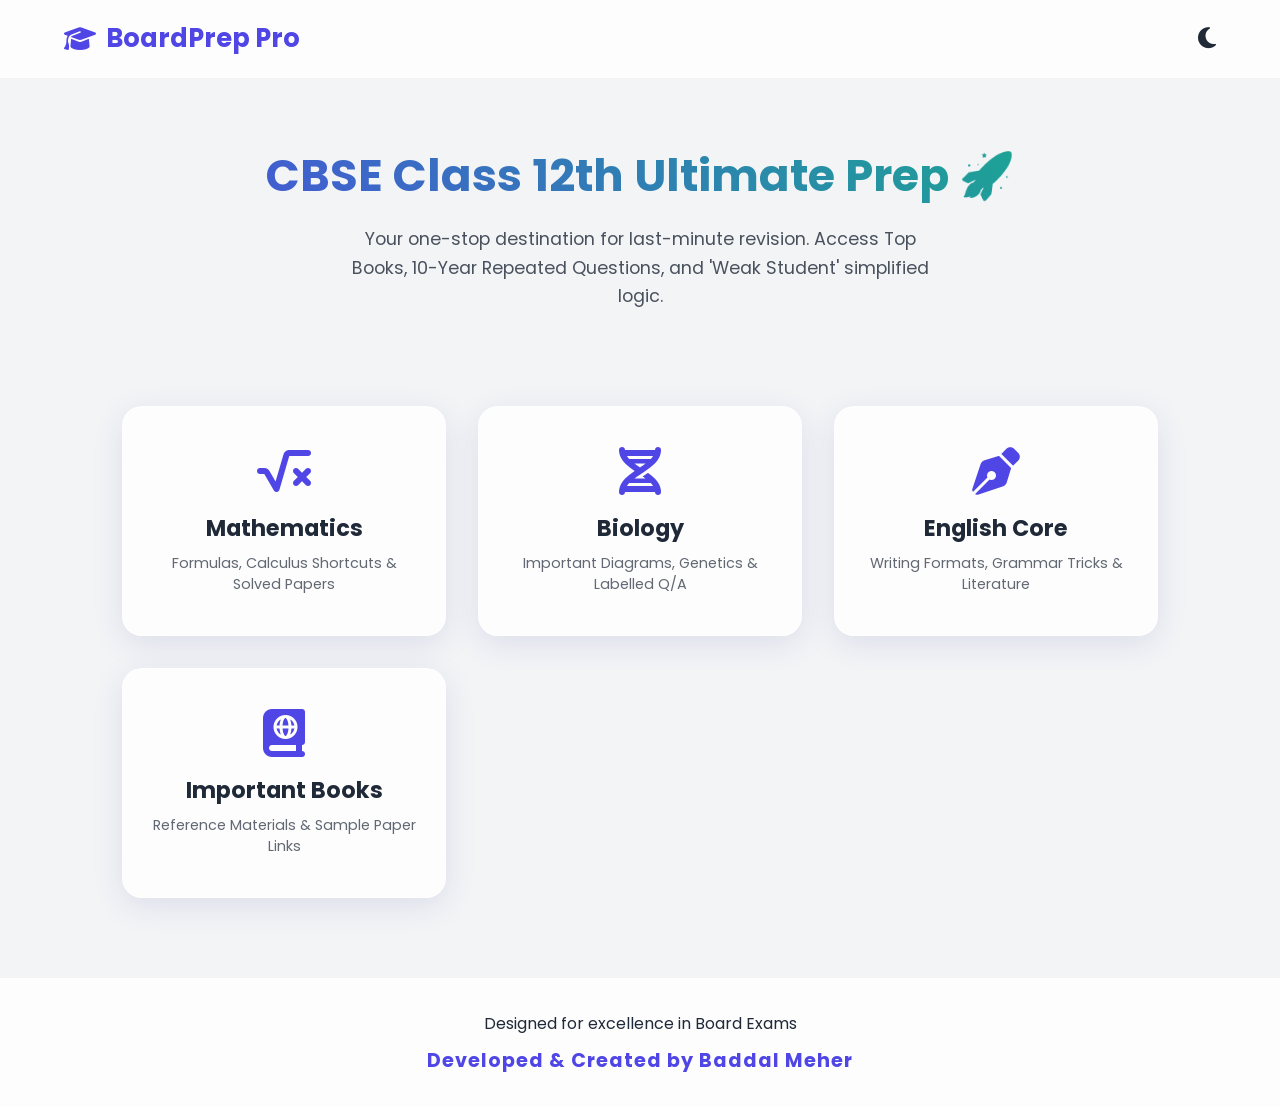
<file: index.html>
<!DOCTYPE html>
<html lang="en">
<head>
    <meta charset="UTF-8">
    <meta name="viewport" content="width=device-width, initial-scale=1.0">
    <meta name="description" content="Ultimate Class 12th Board Exam Revision Portal. Developed & Created by Baddal Meher">
    <title>Board Prep Pro | By Baddal Meher</title>
    <link rel="stylesheet" href="style.css">
    <link rel="stylesheet" href="https://cdnjs.cloudflare.com/ajax/libs/font-awesome/6.4.0/css/all.min.css">
</head>
<body>

    <nav>
        <div class="logo"><i class="fas fa-graduation-cap"></i> BoardPrep Pro</div>
        <button class="theme-btn" id="themeToggle"><i class="fas fa-moon"></i></button>
    </nav>

    <header class="hero animate-up">
        <h1>CBSE Class 12th Ultimate Prep 🚀</h1>
        <p>Your one-stop destination for last-minute revision. Access Top Books, 10-Year Repeated Questions, and 'Weak Student' simplified logic.</p>
    </header>

    <div class="container">
        <div class="grid">
            <a href="math.html" class="card animate-up" style="animation-delay: 0.1s;">
                <i class="fas fa-square-root-variable"></i>
                <h3>Mathematics</h3>
                <p>Formulas, Calculus Shortcuts & Solved Papers</p>
            </a>

            <a href="bio.html" class="card animate-up" style="animation-delay: 0.2s;">
                <i class="fas fa-dna"></i>
                <h3>Biology</h3>
                <p>Important Diagrams, Genetics & Labelled Q/A</p>
            </a>

            <a href="eng.html" class="card animate-up" style="animation-delay: 0.3s;">
                <i class="fas fa-pen-nib"></i>
                <h3>English Core</h3>
                <p>Writing Formats, Grammar Tricks & Literature</p>
            </a>
            
            <a href="books.html" class="card animate-up" style="animation-delay: 0.5s;">
                <i class="fas fa-book-atlas"></i>
                <h3>Important Books</h3>
                <p>Reference Materials & Sample Paper Links</p>
            </a>
        </div>
    </div>

    <footer>
        <p>Designed for excellence in Board Exams</p>
        <p class="branding">Developed & Created by Baddal Meher</p>
    </footer>

    <script>
        const themeBtn = document.getElementById('themeToggle');
        
        // Check local storage for theme
        if(localStorage.getItem('theme') === 'dark') {
            document.body.classList.add('dark-mode');
            themeBtn.innerHTML = '<i class="fas fa-sun"></i>';
        }

        themeBtn.addEventListener('click', () => {
            document.body.classList.toggle('dark-mode');
            if(document.body.classList.contains('dark-mode')) {
                themeBtn.innerHTML = '<i class="fas fa-sun"></i>';
                localStorage.setItem('theme', 'dark');
            } else {
                themeBtn.innerHTML = '<i class="fas fa-moon"></i>';
                localStorage.setItem('theme', 'light');
            }
        });
    </script>
</body>
</html>
</file>
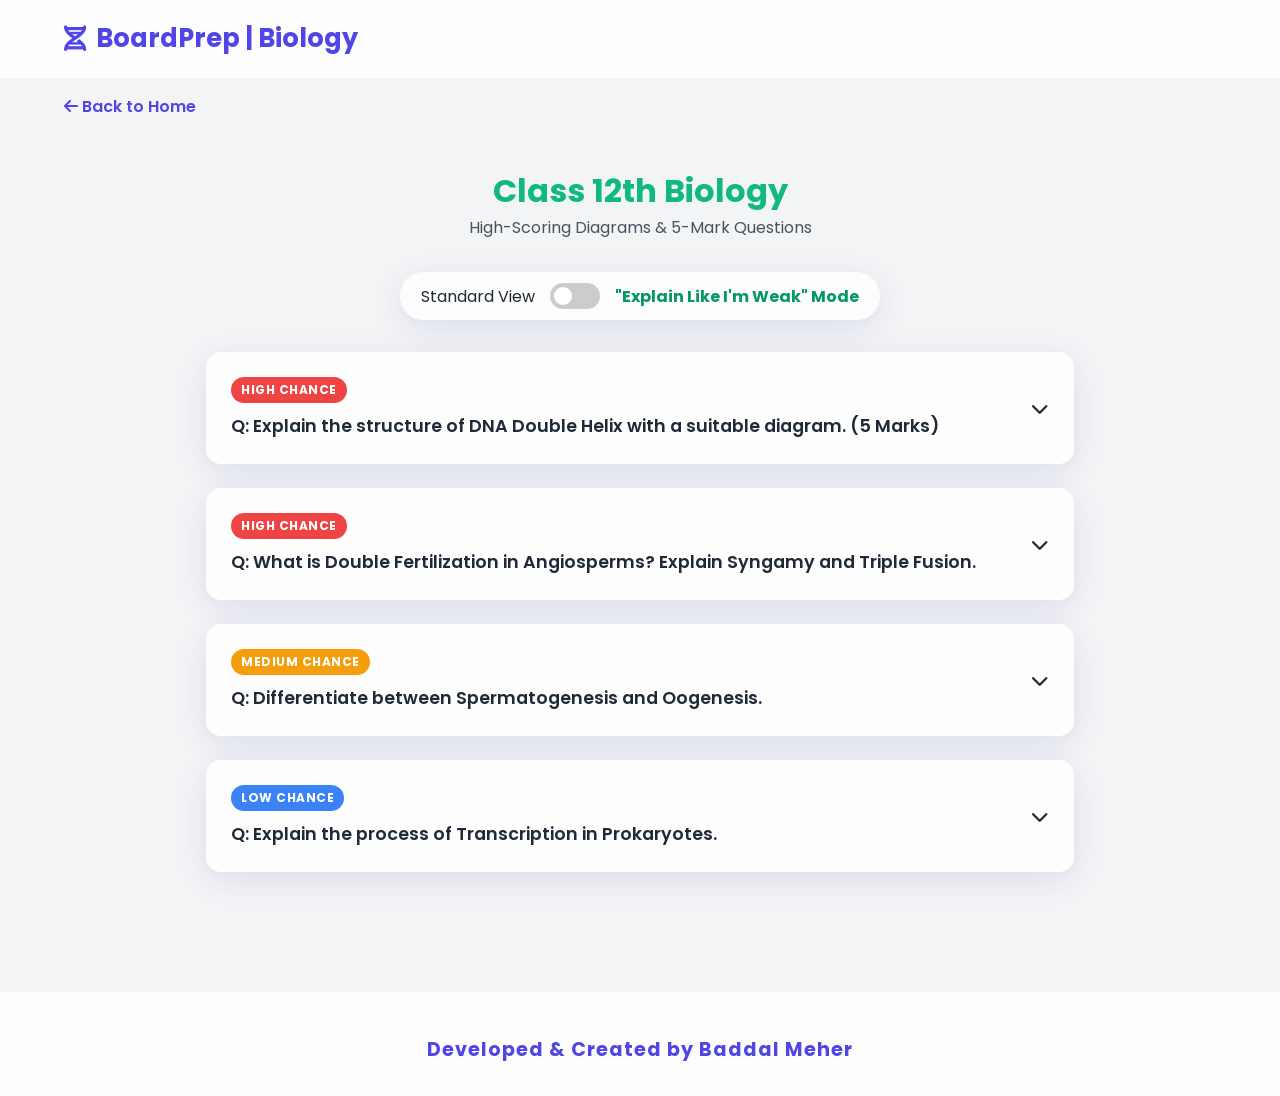
<file: bio.html>
<!DOCTYPE html>
<html lang="en">
<head>
    <meta charset="UTF-8">
    <meta name="viewport" content="width=device-width, initial-scale=1.0">
    <title>Biology Notes & Diagrams | Board Prep Pro</title>
    <link rel="stylesheet" href="style.css">
    <link rel="stylesheet" href="https://cdnjs.cloudflare.com/ajax/libs/font-awesome/6.4.0/css/all.min.css">
    <style>
        .page-header { text-align: center; padding: 2rem 1rem; }
        .back-btn { display: inline-block; margin: 1rem 0 1rem 5%; text-decoration: none; color: var(--primary); font-weight: 600; }
        .controls-bar { display: flex; justify-content: center; margin-bottom: 2rem; }
        .toggle-container { background: var(--card-bg); padding: 10px 20px; border-radius: 30px; border: 1px solid var(--glass-border); display: flex; align-items: center; gap: 15px; box-shadow: var(--shadow); }
        .switch { position: relative; display: inline-block; width: 50px; height: 26px; }
        .switch input { opacity: 0; width: 0; height: 0; }
        .slider { position: absolute; cursor: pointer; top: 0; left: 0; right: 0; bottom: 0; background-color: #ccc; transition: .4s; border-radius: 34px; }
        .slider:before { position: absolute; content: ""; height: 18px; width: 18px; left: 4px; bottom: 4px; background-color: white; transition: .4s; border-radius: 50%; }
        input:checked + .slider { background-color: #10b981; }
        input:checked + .slider:before { transform: translateX(24px); }
        .weak-label { color: #059669; font-weight: bold; }

        .qa-container { max-width: 900px; margin: 0 auto; padding: 0 1rem 3rem 1rem; }
        .accordion-item { background: var(--card-bg); border: 1px solid var(--glass-border); border-radius: 15px; margin-bottom: 1.5rem; overflow: hidden; box-shadow: var(--shadow); }
        .accordion-header { width: 100%; text-align: left; padding: 1.5rem; background: transparent; border: none; font-size: 1.1rem; font-weight: 600; color: var(--text-dark); display: flex; justify-content: space-between; align-items: center; cursor: pointer; }
        .badges { margin-bottom: 10px; display: flex; gap: 8px; }
        .badge { padding: 4px 10px; border-radius: 20px; font-size: 0.75rem; font-weight: bold; color: white; text-transform: uppercase; letter-spacing: 0.5px;}
        .chance-high { background: #ef4444; } 
        .chance-medium { background: #f59e0b; } 
        .chance-low { background: #3b82f6; } 
        
        .accordion-content { max-height: 0; overflow: hidden; transition: max-height 0.4s ease; padding: 0 1.5rem; }
        .accordion-item.active .accordion-content { max-height: 2500px; padding-bottom: 1.5rem; border-top: 1px solid var(--glass-border); }
        
        .tabs { display: flex; gap: 10px; margin: 15px 0; border-bottom: 2px solid var(--glass-border); padding-bottom: 10px; }
        .tab-btn { background: none; border: 1px solid var(--primary); color: var(--primary); padding: 5px 15px; border-radius: 20px; cursor: pointer; font-weight: 600; transition: all 0.3s; }
        .tab-btn.active { background: var(--primary); color: white; }
        .tab-content { display: none; line-height: 1.6; font-size: 0.95rem; color: var(--text-dark); }
        .tab-content.active { display: block; animation: fadeIn 0.5s; }
        
        /* Biology specific elements */
        .svg-container { text-align: center; margin: 15px 0; padding: 10px; background: rgba(0,0,0,0.02); border-radius: 10px; }
        .beginner-box { display: none; margin-top: 20px; background: rgba(16, 185, 129, 0.1); border-left: 4px solid #10b981; padding: 15px; border-radius: 0 10px 10px 0; }
        body.weak-mode-on .beginner-box { display: block; animation: fadeIn 0.5s; }
        .beginner-box h4 { color: #059669; margin-bottom: 8px; }
    </style>
</head>
<body>

    <nav>
        <div class="logo"><i class="fas fa-dna"></i> BoardPrep | Biology</div>
    </nav>

    <a href="index.html" class="back-btn"><i class="fas fa-arrow-left"></i> Back to Home</a>

    <div class="page-header">
        <h1 style="color: var(--secondary);">Class 12th Biology</h1>
        <p style="color: var(--text-dark); opacity: 0.8;">High-Scoring Diagrams & 5-Mark Questions</p>
    </div>

    <div class="controls-bar">
        <div class="toggle-container">
            <span>Standard View</span>
            <label class="switch">
                <input type="checkbox" id="weakToggle">
                <span class="slider"></span>
            </label>
            <span class="weak-label">"Explain Like I'm Weak" Mode</span>
        </div>
    </div>

    <div class="qa-container" id="qa-container"></div>

    <footer>
        <p class="branding">Developed & Created by Baddal Meher</p>
    </footer>

    <script>
        // Theme Check
        if(localStorage.getItem('theme') === 'dark') document.body.classList.add('dark-mode');

        // BADDAL'S BIOLOGY DATABASE ENGINE
        const bioQuestions = [
            {
                id: 1, chance: "High",
                question: "Explain the structure of DNA Double Helix with a suitable diagram. (5 Marks)",
                en: "DNA is composed of two polynucleotide chains coiled in a right-handed fashion. <br>1. The backbone is formed by sugar and phosphate.<br>2. Nitrogenous bases project inward. Adenine pairs with Thymine (2 hydrogen bonds), and Guanine pairs with Cytosine (3 hydrogen bonds).<br>3. The two chains have anti-parallel polarity (5'->3' and 3'->5').",
                hi: "DNA do polynucleotide chains se banta hai jo seedhi (ladder) ki tarah lipti hoti hain. Iski backbone Sugar aur Phosphate ki bani hoti hai. Andar ki taraf bases hote hain: A hamesha T ke sath judta hai (double bond), aur G hamesha C ke sath judta hai (triple bond).",
                od: "ଡିଏନଏ (DNA) ଦୁଇଟି ପଲିନ୍ୟୁକ୍ଲିଓଟାଇଡ୍ ଶୃଙ୍ଖଳାରେ ଗଠିତ। ଏହାର ବ୍ୟାକବୋନ୍ ଚିନି ଏବଂ ଫସଫେଟ୍ ଦ୍ୱାରା ଗଠିତ। ଏଡେନାଇନ୍ ଥାଇମିନ୍ ସହିତ (୨ଟି ବଣ୍ଡ) ଏବଂ ଗୁଆନାଇନ୍ ସାଇଟୋସିନ୍ ସହିତ (୩ଟି ବଣ୍ଡ) ଯୋଡି ହୋଇଥାଏ।",
                diagram: `<div class='svg-container'>
                    <svg width="80" height="200" viewBox="0 0 100 200">
                        <path d="M20,20 Q50,100 20,180 M80,20 Q50,100 80,180" stroke="var(--primary)" stroke-width="4" fill="transparent"/>
                        <line x1="30" y1="40" x2="70" y2="40" stroke="#f59e0b" stroke-width="2"/>
                        <text x="50" y="38" font-size="10" text-anchor="middle" fill="var(--text-dark)">A=T</text>
                        <line x1="45" y1="100" x2="55" y2="100" stroke="#f59e0b" stroke-width="2"/>
                        <line x1="30" y1="160" x2="70" y2="160" stroke="#f59e0b" stroke-width="2"/>
                        <text x="50" y="158" font-size="10" text-anchor="middle" fill="var(--text-dark)">G≡C</text>
                    </svg>
                    <p style="font-size: 0.8rem; margin-top: 5px;"><i>(Coded Diagram: DNA Helix)</i></p>
                </div>`,
                beginner: "Biology Hack: Exam mein diagram banana bohot zaruri hai. Sirf 2 leherein (waves) draw karo aur unke beech mein lines (A=T, G≡C) likh do. 5 mein se 3 marks sirf diagram aur in 2 points (A-T, G-C) ke hote hain."
            },
            {
                id: 2, chance: "High",
                question: "What is Double Fertilization in Angiosperms? Explain Syngamy and Triple Fusion.",
                en: "It involves two fusions in the embryo sac: <br><b>1. Syngamy:</b> One male gamete fuses with the egg cell to form a diploid zygote (2n), which develops into an embryo.<br><b>2. Triple Fusion:</b> The other male gamete fuses with two polar nuclei to form a triploid Primary Endosperm Nucleus (PEN, 3n), which provides nutrition.",
                hi: "Isme pollen tube se 2 male gametes nikalte hain. <br>Pehla male gamete Egg ke sath jud kar Zygote (2n) banata hai. <br>Dusra male gamete 2 polar nuclei ke sath jud kar PEN (3n) banata hai. Isliye isko Double Fertilization kehte hain.",
                od: "ଏଥିରେ ଦୁଇଟି ମିଳନ ହୁଏ: <br>୧. ଗୋଟିଏ ପୁଂ-ଯୁଗ୍ମକ ଅଣ୍ଡକୋଷ ସହ ମିଶି ଯୁଗ୍ମଜ (2n) ଗଠନ କରେ। <br>୨. ଅନ୍ୟ ପୁଂ-ଯୁଗ୍ମକଟି ୨ଟି ପୋଲାର ନ୍ୟୁକ୍ଲିୟସ୍ ସହ ମିଶି ପ୍ରାଥମିକ ଏଣ୍ଡୋସ୍ପର୍ମ (3n) ଗଠନ କରେ।",
                diagram: "",
                beginner: "Sabse aasan sawal! Bas ye equation yaad rakho: <br>Ladka 1 + Egg = Bacha (Zygote) <br>Ladka 2 + 2 Polar = Khana (Endosperm). <br>Kyunki 2 baar judai hui, isliye 'Double' fertilization."
            },
            {
                id: 3, chance: "Medium",
                question: "Differentiate between Spermatogenesis and Oogenesis.",
                en: "<b>Spermatogenesis:</b> Occurs in testis, continuous after puberty, produces 4 equal sperms from one primary spermatocyte. <br><b>Oogenesis:</b> Occurs in ovary, discontinuous (starts before birth, arrests, completes at fertilization), produces 1 large ovum and 2-3 tiny polar bodies from one primary oocyte.",
                hi: "<b>Spermatogenesis</b> ladko mein hota hai, ek cell se 4 sperm bante hain, aur ye puberty ke baad lagatar chalta hai. <br><b>Oogenesis</b> ladkiyon mein hota hai, ek cell se sirf 1 bada ovum (egg) banta hai baki polar bodies bekar ho jati hain. Ye process paida hone se pehle hi shuru ho jata hai.",
                od: "<b>ସ୍ପର୍ମାଟୋଜେନେସିସ୍:</b> ପୁରୁଷଙ୍କଠାରେ ହୁଏ, ଗୋଟିଏ କୋଷରୁ ୪ଟି ଶୁକ୍ରାଣୁ ସୃଷ୍ଟି ହୁଏ। <br><b>ଓଜେନେସିସ୍:</b> ମହିଳାଙ୍କଠାରେ ହୁଏ, ଗୋଟିଏ କୋଷରୁ କେବଳ ୧ଟି ଡିମ୍ବାଣୁ ସୃଷ୍ଟି ହୁଏ ଏବଂ ଏହା ଜନ୍ମ ପୂର୍ବରୁ ଆରମ୍ଭ ହୋଇଥାଏ।",
                diagram: "",
                beginner: "Table format mein answer likhna! Examiner difference wale question mein paragraphs nahi padhta. Left mein Sperm, Right mein Ovum. 1 cell se 4 sperm vs 1 cell se 1 egg likh doge toh bhi half marks mil jayenge."
            },
            {
                id: 4, chance: "Low",
                question: "Explain the process of Transcription in Prokaryotes.",
                en: "Transcription has 3 steps using RNA Polymerase: <br>1. <b>Initiation:</b> RNA polymerase binds to promoter with Sigma factor. <br>2. <b>Elongation:</b> Polymerase adds RNA nucleotides. <br>3. <b>Termination:</b> Reaches terminator region, Rho factor binds, and RNA falls off.",
                hi: "DNA se RNA banne ko transcription kehte hain. 3 steps hote hain: <br>1. Shuruwat (Initiation) - Sigma factor start karta hai. <br>2. Lamba hona (Elongation) - RNA chain banti hai. <br>3. Khatam hona (Termination) - Rho factor usko rok deta hai.",
                od: "ଡିଏନଏରୁ ଆରଏନଏ ପ୍ରସ୍ତୁତିକୁ ଟ୍ରାନ୍ସକ୍ରିପସନ୍ କୁହାଯାଏ। ଏହାର ୩ଟି ସୋପାନ ଅଛି: <br>୧. ଇନିସିଏସନ୍ (Sigma factor ଦ୍ୱାରା) <br>୨. ଇଲୋଙ୍ଗେସନ୍ <br>୩. ଟର୍ମିନେସନ୍ (Rho factor ଦ୍ୱାରା)।",
                diagram: "",
                beginner: "Naam ajeeb hain, trick se yaad karo: <br>Start karne wali gaadi ki chabi = <b>Sigma factor</b>. <br>Break lagane wali chabi = <b>Rho factor</b>. <br>Bas in do characters ka naam likh aana, marks mil jayenge."
            }
        ];

        // ENGINE LOGIC
        const orderMap = { "High": 1, "Medium": 2, "Low": 3 };
        bioQuestions.sort((a, b) => orderMap[a.chance] - orderMap[b.chance]);

        const container = document.getElementById('qa-container');
        
        bioQuestions.forEach(q => {
            let badgeClass = '';
            if(q.chance === 'High') badgeClass = 'chance-high';
            else if(q.chance === 'Medium') badgeClass = 'chance-medium';
            else badgeClass = 'chance-low';

            const html = `
            <div class="accordion-item">
                <button class="accordion-header" onclick="toggleQ(this)">
                    <div>
                        <div class="badges">
                            <span class="badge ${badgeClass}">${q.chance} Chance</span>
                        </div>
                        Q: ${q.question}
                    </div>
                    <i class="fas fa-chevron-down"></i>
                </button>
                <div class="accordion-content">
                    ${q.diagram}
                    <div class="tabs">
                        <button class="tab-btn active" onclick="showLang(this, 'en', ${q.id})">English</button>
                        <button class="tab-btn" onclick="showLang(this, 'hi', ${q.id})">Hinglish</button>
                        <button class="tab-btn" onclick="showLang(this, 'od', ${q.id})">Odia</button>
                    </div>
                    
                    <div id="ans-en-${q.id}" class="tab-content active">${q.en}</div>
                    <div id="ans-hi-${q.id}" class="tab-content">${q.hi}</div>
                    <div id="ans-od-${q.id}" class="tab-content">${q.od}</div>

                    <div class="beginner-box">
                        <h4><i class="fas fa-lightbulb"></i> Baddal's Weak Student Logic:</h4>
                        ${q.beginner}
                    </div>
                </div>
            </div>`;
            
            container.innerHTML += html;
        });

        // UI LOGIC
        function toggleQ(btn) {
            const item = btn.parentElement;
            document.querySelectorAll('.accordion-item').forEach(i => {
                if(i !== item) i.classList.remove('active');
            });
            item.classList.toggle('active');
        }

        function showLang(btn, lang, id) {
            const tabs = btn.parentElement.querySelectorAll('.tab-btn');
            tabs.forEach(t => t.classList.remove('active'));
            btn.classList.add('active');
            
            ['en', 'hi', 'od'].forEach(l => {
                document.getElementById(`ans-${l}-${id}`).classList.remove('active');
            });
            document.getElementById(`ans-${lang}-${id}`).classList.add('active');
        }

        const weakToggle = document.getElementById('weakToggle');
        weakToggle.addEventListener('change', (e) => {
            e.target.checked ? document.body.classList.add('weak-mode-on') : document.body.classList.remove('weak-mode-on');
        });
    </script>
</body>
</html>
</file>
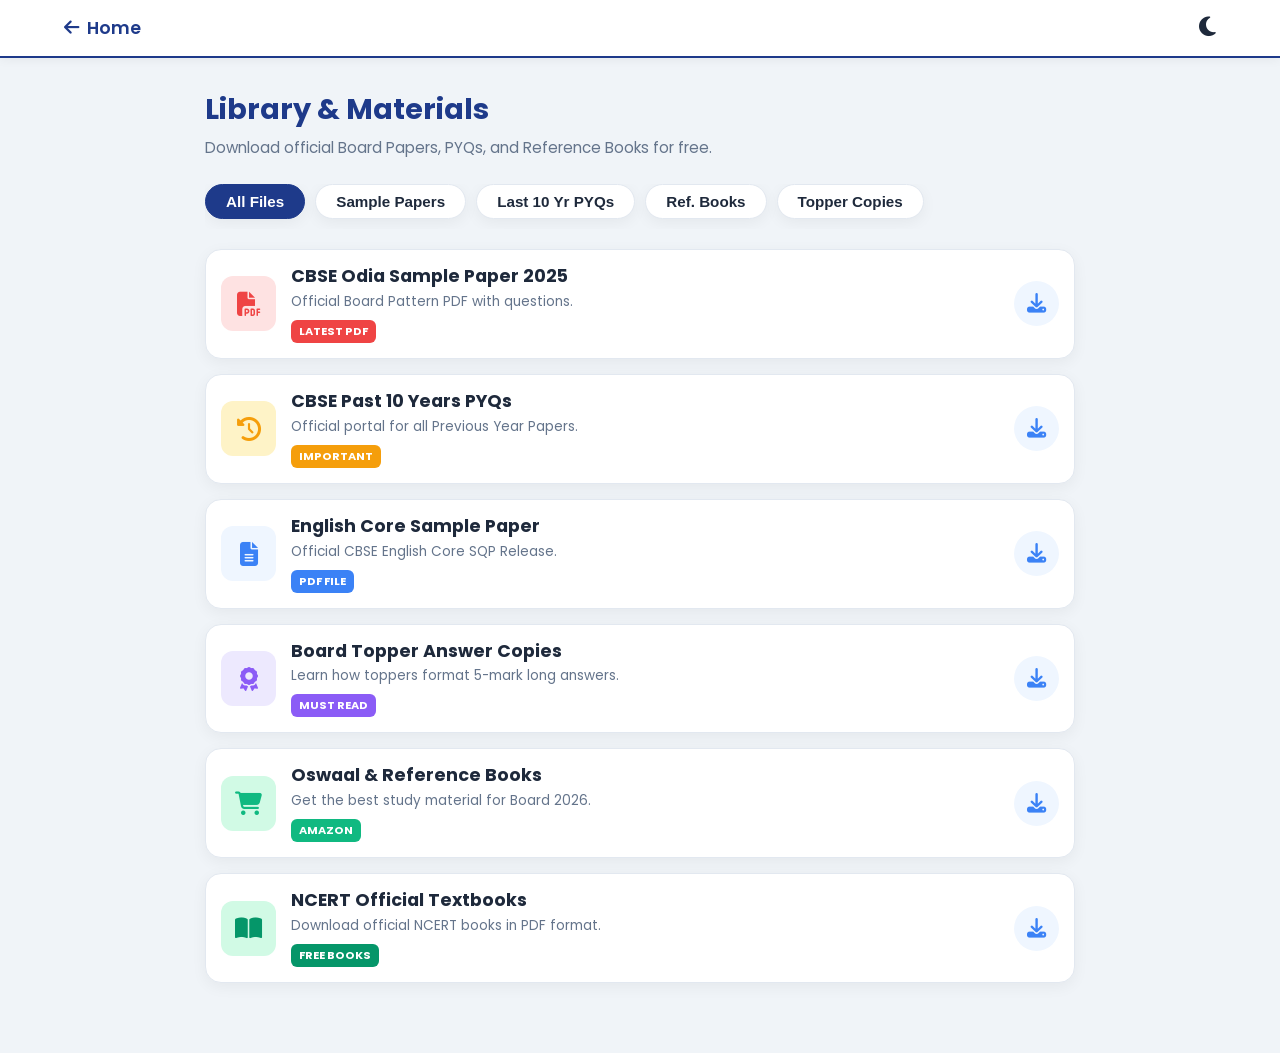
<file: books.html>
<!DOCTYPE html>
<html lang="en">
<head>
    <meta charset="UTF-8">
    <meta name="viewport" content="width=device-width, initial-scale=1.0">
    <title>Premium Study Materials | BoardPrep 2026</title>
    <link href="https://cdnjs.cloudflare.com/ajax/libs/font-awesome/6.4.0/css/all.min.css" rel="stylesheet">
    <style>
        @import url('https://fonts.googleapis.com/css2?family=Poppins:wght@300;400;500;600;700&display=swap');
        
        /* 🎨 THEME VARIABLES */
        :root {
            --primary-blue: #1e3a8a; 
            --secondary-blue: #3b82f6; 
            --primary-light: #eff6ff;
            --bg-color: #f0f4f8;
            --card-bg: #ffffff;
            --text-main: #1e293b;
            --text-muted: #64748b;
            --border: #e2e8f0;
            --shadow: 0 4px 15px rgba(0, 0, 0, 0.05);
            --radius: 16px;
        }

        .dark-mode {
            --primary-blue: #60a5fa;
            --secondary-blue: #3b82f6;
            --primary-light: rgba(59, 130, 246, 0.15);
            --bg-color: #0f172a;
            --card-bg: #1e293b;
            --text-main: #f8fafc;
            --text-muted: #94a3b8;
            --border: #334155;
            --shadow: 0 4px 15px rgba(0, 0, 0, 0.4);
        }

        * { margin: 0; padding: 0; box-sizing: border-box; }
        
        body {
            font-family: 'Poppins', sans-serif;
            background-color: var(--bg-color);
            color: var(--text-main);
            transition: all 0.3s ease;
        }

        /* 🚀 HEADER WITH BACK BUTTON */
        header { 
            background: var(--card-bg); 
            padding: 15px 5%; 
            display: flex; 
            justify-content: space-between; 
            align-items: center; 
            box-shadow: 0 2px 10px rgba(0,0,0,0.05);
            position: sticky;
            top: 0;
            z-index: 100;
            border-bottom: 2px solid var(--primary-blue);
        }
        .back-btn { 
            color: var(--primary-blue); 
            text-decoration: none; 
            font-weight: 600; 
            font-size: 1.1rem; 
            display: flex; 
            align-items: center; 
            gap: 8px;
        }
        .theme-btn { font-size: 1.4rem; cursor: pointer; background: none; border: none; color: var(--text-main);}

        main { max-width: 900px; margin: 30px auto; padding: 0 15px; }

        .page-title {
            font-size: 1.8rem;
            color: var(--primary-blue);
            margin-bottom: 5px;
            font-weight: 700;
        }
        .page-subtitle { color: var(--text-muted); margin-bottom: 25px; font-size: 0.95rem; }

        /* 🚀 SMART HORIZONTAL FILTERS */
        .filter-container {
            display: flex;
            gap: 10px;
            overflow-x: auto;
            padding-bottom: 10px;
            margin-bottom: 20px;
            -webkit-overflow-scrolling: touch;
            scrollbar-width: none;
        }
        .filter-container::-webkit-scrollbar { display: none; }
        
        .filter-btn {
            background: var(--card-bg);
            border: 1px solid var(--border);
            color: var(--text-main);
            padding: 8px 20px;
            border-radius: 30px;
            cursor: pointer;
            font-weight: 600;
            font-size: 0.95rem;
            white-space: nowrap;
            transition: all 0.3s ease;
            box-shadow: var(--shadow);
            flex-shrink: 0; /* Prevents button from squishing */
        }
        .filter-btn.active {
            background: var(--primary-blue);
            color: white;
            border-color: var(--primary-blue);
        }

        /* 🚀 RESOURCES LIST UI */
        .res-list { display: flex; flex-direction: column; gap: 15px; padding-bottom: 40px;}
        
        .res-item {
            display: flex;
            align-items: center;
            background: var(--card-bg);
            padding: 15px;
            border-radius: var(--radius);
            border: 1px solid var(--border);
            box-shadow: var(--shadow);
            transition: transform 0.2s;
            animation: fadeIn 0.4s ease;
        }
        .res-item:active { transform: scale(0.98); }

        .res-icon {
            width: 55px;
            height: 55px;
            border-radius: 12px;
            display: flex;
            justify-content: center;
            align-items: center;
            font-size: 1.5rem;
            flex-shrink: 0;
        }

        .res-details { margin-left: 15px; flex-grow: 1; }
        .res-details h4 { font-size: 1.1rem; color: var(--text-main); margin-bottom: 4px; line-height: 1.3;}
        .res-details p { font-size: 0.85rem; color: var(--text-muted); margin-bottom: 5px; }
        
        .badge {
            display: inline-block;
            padding: 3px 8px;
            border-radius: 6px;
            font-size: 0.7rem;
            font-weight: 700;
            text-transform: uppercase;
        }

        /* DOWNLOAD BUTTON */
        .download-btn {
            width: 45px;
            height: 45px;
            border-radius: 50%;
            background: var(--primary-light);
            color: var(--secondary-blue);
            display: flex;
            justify-content: center;
            align-items: center;
            text-decoration: none;
            font-size: 1.2rem;
            transition: 0.3s;
            flex-shrink: 0;
        }
        .download-btn:hover { background: var(--primary-blue); color: white; }
        .dark-mode .download-btn { background: #334155; color: #cbd5e1; }
        .dark-mode .download-btn:hover { background: var(--primary-blue); color: white; }

        @keyframes fadeIn { from { opacity: 0; transform: translateY(10px); } to { opacity: 1; transform: translateY(0); } }
    </style>
</head>
<body>

    <header>
        <a href="index.html" class="back-btn"><i class="fas fa-arrow-left"></i> Home</a>
        <button class="theme-btn" id="themeToggle"><i class="fas fa-moon"></i></button>
    </header>

    <main>
        <h1 class="page-title">Library & Materials</h1>
        <p class="page-subtitle">Download official Board Papers, PYQs, and Reference Books for free.</p>

        <div class="filter-container">
            <button class="filter-btn active" onclick="filterResources('all', this)">All Files</button>
            <button class="filter-btn" onclick="filterResources('paper', this)">Sample Papers</button>
            <button class="filter-btn" onclick="filterResources('pyq', this)">Last 10 Yr PYQs</button>
            <button class="filter-btn" onclick="filterResources('book', this)">Ref. Books</button>
            <button class="filter-btn" onclick="filterResources('topper', this)">Topper Copies</button>
        </div>

        <div class="res-list" id="resource-container">
            </div>
    </main>

    <script>
        // 1. Dark Mode Logic
        if(localStorage.getItem('theme') === 'dark') { 
            document.body.classList.add('dark-mode'); 
            document.getElementById('themeToggle').innerHTML = '<i class="fas fa-sun"></i>'; 
        }
        document.getElementById('themeToggle').addEventListener('click', function() {
            document.body.classList.toggle('dark-mode');
            let isDark = document.body.classList.contains('dark-mode');
            this.innerHTML = isDark ? '<i class="fas fa-sun"></i>' : '<i class="fas fa-moon"></i>';
            localStorage.setItem('theme', isDark ? 'dark' : 'light');
        });

        // 2. THE REAL WORKING RESOURCE DATABASE (Official Links Added)
        const resources = [
            {
                id: 1, type: "paper",
                title: "CBSE Odia Sample Paper 2025",
                desc: "Official Board Pattern PDF with questions.",
                tag: "Latest PDF", tagColor: "#ef4444", icon: "fa-file-pdf", iconBg: "#fee2e2", iconColor: "#ef4444",
                link: "https://cbseacademic.nic.in/web_material/SQP/ClassXII_2024_25/Odia-SQP.pdf" 
            },
            {
                id: 2, type: "pyq",
                title: "CBSE Past 10 Years PYQs",
                desc: "Official portal for all Previous Year Papers.",
                tag: "Important", tagColor: "#f59e0b", icon: "fa-history", iconBg: "#fef3c7", iconColor: "#f59e0b",
                link: "https://www.cbse.gov.in/cbsenew/question-paper.html" 
            },
            {
                id: 3, type: "paper",
                title: "English Core Sample Paper",
                desc: "Official CBSE English Core SQP Release.",
                tag: "PDF File", tagColor: "#3b82f6", icon: "fa-file-alt", iconBg: "#eff6ff", iconColor: "#3b82f6",
                link: "https://cbseacademic.nic.in/web_material/SQP/ClassXII_2024_25/EnglishCore-SQP.pdf" 
            },
            {
                id: 4, type: "topper",
                title: "Board Topper Answer Copies",
                desc: "Learn how toppers format 5-mark long answers.",
                tag: "Must Read", tagColor: "#8b5cf6", icon: "fa-award", iconBg: "#ede9fe", iconColor: "#8b5cf6",
                link: "https://www.cbse.gov.in/cbsenew/model-answer.html" 
            },
            {
                id: 5, type: "book",
                title: "Oswaal & Reference Books",
                desc: "Get the best study material for Board 2026.",
                tag: "Amazon", tagColor: "#10b981", icon: "fa-shopping-cart", iconBg: "#d1fae5", iconColor: "#10b981",
                link: "https://www.amazon.in/cbse-class-12-books/s?k=cbse+class+12+books" 
            },
            {
                id: 6, type: "book",
                title: "NCERT Official Textbooks",
                desc: "Download official NCERT books in PDF format.",
                tag: "Free Books", tagColor: "#059669", icon: "fa-book-open", iconBg: "#d1fae5", iconColor: "#059669",
                link: "https://ncert.nic.in/textbook.php" 
            }
        ];

        // 3. RENDER FUNCTION (Now with target="_blank")
        const container = document.getElementById('resource-container');

        function renderItems(filterType) {
            container.innerHTML = ''; // Pehle purana clear karo
            
            resources.forEach(res => {
                if (filterType === 'all' || res.type === filterType) {
                    const html = `
                        <div class="res-item">
                            <div class="res-icon" style="background: ${res.iconBg}; color: ${res.iconColor};">
                                <i class="fas ${res.icon}"></i>
                            </div>
                            <div class="res-details">
                                <h4>${res.title}</h4>
                                <p>${res.desc}</p>
                                <span class="badge" style="background: ${res.tagColor}; color: white;">${res.tag}</span>
                            </div>
                            <a href="${res.link}" target="_blank" class="download-btn"><i class="fas fa-download"></i></a>
                        </div>
                    `;
                    container.innerHTML += html;
                }
            });
        }

        // 4. SMART FILTER LOGIC
        function filterResources(type, btnElement) {
            // Remove active class from all filter buttons
            document.querySelectorAll('.filter-btn').forEach(btn => btn.classList.remove('active'));
            // Set current button as active
            btnElement.classList.add('active');
            // Re-render the list based on type
            renderItems(type);
        }

        // Initial Load (Jab page pehli baar khulega toh saare items dikhenge)
        renderItems('all');
    </script>
</body>
</html>
</file>
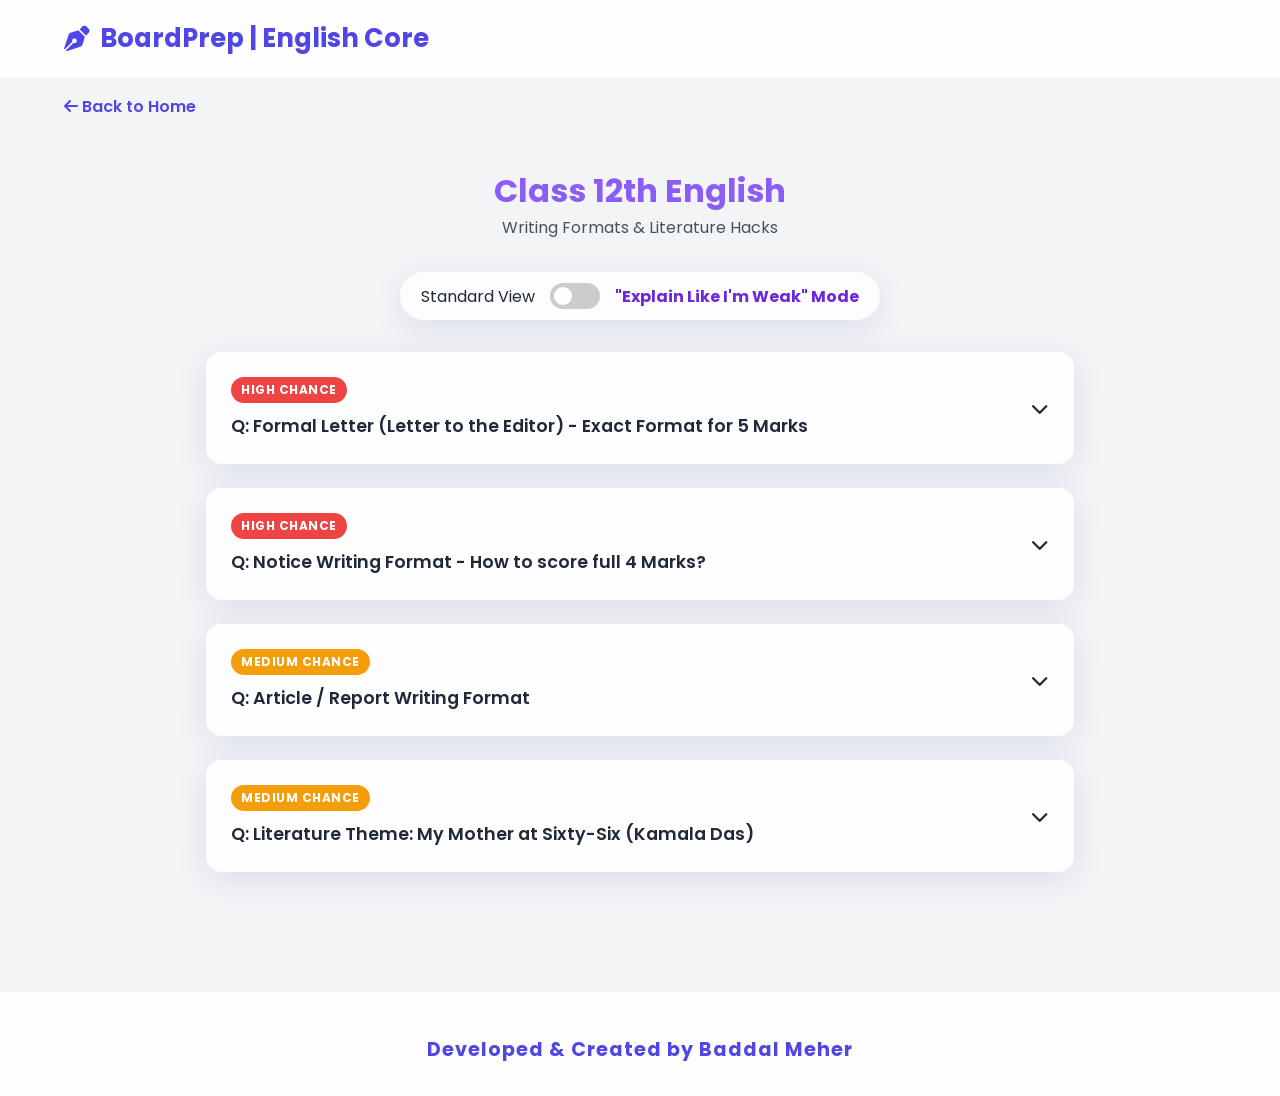
<file: eng.html>
<!DOCTYPE html>
<html lang="en">
<head>
    <meta charset="UTF-8">
    <meta name="viewport" content="width=device-width, initial-scale=1.0">
    <title>English Formats & Tricks | Board Prep Pro</title>
    <link rel="stylesheet" href="style.css">
    <link rel="stylesheet" href="https://cdnjs.cloudflare.com/ajax/libs/font-awesome/6.4.0/css/all.min.css">
    <style>
        .page-header { text-align: center; padding: 2rem 1rem; }
        .back-btn { display: inline-block; margin: 1rem 0 1rem 5%; text-decoration: none; color: var(--primary); font-weight: 600; }
        .controls-bar { display: flex; justify-content: center; margin-bottom: 2rem; }
        .toggle-container { background: var(--card-bg); padding: 10px 20px; border-radius: 30px; border: 1px solid var(--glass-border); display: flex; align-items: center; gap: 15px; box-shadow: var(--shadow); }
        .switch { position: relative; display: inline-block; width: 50px; height: 26px; }
        .switch input { opacity: 0; width: 0; height: 0; }
        .slider { position: absolute; cursor: pointer; top: 0; left: 0; right: 0; bottom: 0; background-color: #ccc; transition: .4s; border-radius: 34px; }
        .slider:before { position: absolute; content: ""; height: 18px; width: 18px; left: 4px; bottom: 4px; background-color: white; transition: .4s; border-radius: 50%; }
        input:checked + .slider { background-color: #8b5cf6; } /* Purple for English */
        input:checked + .slider:before { transform: translateX(24px); }
        .weak-label { color: #6d28d9; font-weight: bold; }

        .qa-container { max-width: 900px; margin: 0 auto; padding: 0 1rem 3rem 1rem; }
        .accordion-item { background: var(--card-bg); border: 1px solid var(--glass-border); border-radius: 15px; margin-bottom: 1.5rem; overflow: hidden; box-shadow: var(--shadow); }
        .accordion-header { width: 100%; text-align: left; padding: 1.5rem; background: transparent; border: none; font-size: 1.1rem; font-weight: 600; color: var(--text-dark); display: flex; justify-content: space-between; align-items: center; cursor: pointer; }
        .badges { margin-bottom: 10px; display: flex; gap: 8px; }
        .badge { padding: 4px 10px; border-radius: 20px; font-size: 0.75rem; font-weight: bold; color: white; text-transform: uppercase; letter-spacing: 0.5px;}
        .chance-high { background: #ef4444; } 
        .chance-medium { background: #f59e0b; } 
        .chance-low { background: #3b82f6; } 
        
        .accordion-content { max-height: 0; overflow: hidden; transition: max-height 0.4s ease; padding: 0 1.5rem; }
        .accordion-item.active .accordion-content { max-height: 2500px; padding-bottom: 1.5rem; border-top: 1px solid var(--glass-border); }
        
        .tabs { display: flex; gap: 10px; margin: 15px 0; border-bottom: 2px solid var(--glass-border); padding-bottom: 10px; }
        .tab-btn { background: none; border: 1px solid var(--primary); color: var(--primary); padding: 5px 15px; border-radius: 20px; cursor: pointer; font-weight: 600; transition: all 0.3s; }
        .tab-btn.active { background: var(--primary); color: white; }
        .tab-content { display: none; line-height: 1.6; font-size: 0.95rem; color: var(--text-dark); }
        .tab-content.active { display: block; animation: fadeIn 0.5s; }
        
        /* Format Box for English */
        .format-box { font-family: monospace; background: rgba(0,0,0,0.05); padding: 15px; border: 1px dashed var(--text-dark); margin: 10px 0; border-radius: 5px; white-space: pre-wrap;}
        .dark-mode .format-box { background: rgba(255,255,255,0.05); }

        .beginner-box { display: none; margin-top: 20px; background: rgba(139, 92, 246, 0.1); border-left: 4px solid #8b5cf6; padding: 15px; border-radius: 0 10px 10px 0; }
        body.weak-mode-on .beginner-box { display: block; animation: fadeIn 0.5s; }
        .beginner-box h4 { color: #6d28d9; margin-bottom: 8px; }
    </style>
</head>
<body>

    <nav>
        <div class="logo"><i class="fas fa-pen-nib"></i> BoardPrep | English Core</div>
    </nav>

    <a href="index.html" class="back-btn"><i class="fas fa-arrow-left"></i> Back to Home</a>

    <div class="page-header">
        <h1 style="color: #8b5cf6;">Class 12th English</h1>
        <p style="color: var(--text-dark); opacity: 0.8;">Writing Formats & Literature Hacks</p>
    </div>

    <div class="controls-bar">
        <div class="toggle-container">
            <span>Standard View</span>
            <label class="switch">
                <input type="checkbox" id="weakToggle">
                <span class="slider"></span>
            </label>
            <span class="weak-label">"Explain Like I'm Weak" Mode</span>
        </div>
    </div>

    <div class="qa-container" id="qa-container"></div>

    <footer>
        <p class="branding">Developed & Created by Baddal Meher</p>
    </footer>

    <script>
        // Theme Check
        if(localStorage.getItem('theme') === 'dark') document.body.classList.add('dark-mode');

        // BADDAL'S ENGLISH DATABASE ENGINE
        const engQuestions = [
            {
                id: 1, chance: "High",
                question: "Formal Letter (Letter to the Editor) - Exact Format for 5 Marks",
                en: "Format must be strictly left-aligned. <br><div class='format-box'>Sender's Address\n\nDate (e.g., 26 February 2026)\n\nThe Editor\nName of Newspaper\nCity\n\nSubject: ...\n\nSir/Madam,\n[Body: Para 1 (Intro), Para 2 (Details), Para 3 (Conclusion)]\n\nYours sincerely,\n[Signature/Name]</div>",
                hi: "Format ko hamesha left side ki margin se chipka kar likhna hai. Subject chhota hona chahiye. Body ko hamesha 3 parts me likho: Pehle batao problem kya hai, fir uske asar, aur end me request karo ki isko paper me chhapein.",
                od: "ଫର୍ମାଟ୍ ସବୁବେଳେ ବାମ ପାର୍ଶ୍ୱରୁ ଆରମ୍ଭ ହେବ। ପ୍ରେରକଙ୍କ ଠିକଣା, ତାରିଖ, The Editor ଏବଂ ବିଷୟ (Subject) ସଠିକ୍ ଭାବରେ ଲେଖନ୍ତୁ। ଶରୀରକୁ (Body) ୩ଟି ପାରାଗ୍ରାଫରେ ବିଭକ୍ତ କରନ୍ତୁ।",
                beginner: "Hack for Weak Students: <br>Grammar nahi aati? Tension mat lo!<br>1. Sender/Receiver Address <b>Question Paper se uthao</b>.<br>2. Subject 'Regarding...' lagakar question se chhap do.<br>3. <b>Body ki First Line Ratt Lo:</b> <i>'Through the columns of your esteemed newspaper, I would like to draw the attention of the concerned authorities towards...'</i> Is line pe sidha 1.5 marks mil jayenge!"
            },
            {
                id: 2, chance: "High",
                question: "Notice Writing Format - How to score full 4 Marks?",
                en: "Notice MUST be enclosed in a BOX.<br><div class='format-box'>NAME OF INSTITUTION / SCHOOL\nNOTICE\n\nDate\n\nHEADING/TITLE\n\nThis is to inform all students that... [Target audience, Date, Time, Venue, Agenda]...\n\nName\nDesignation</div>",
                hi: "Sabse bada rule: Notice ke chaaron taraf Box zaroor banana pencil se! Upar school ka naam (Capital letters me), fir NOTICE (Capital me), uske baad Date. Heading chhoti aur catchy honi chahiye.",
                od: "ସବୁଠାରୁ ବଡ ନିୟମ: ନୋଟିସ୍ କୁ ଏକ ବାକ୍ସ (Box) ଭିତରେ ଲେଖିବା ବାଧ୍ୟତାମୂଳକ! ଉପରେ ସ୍କୁଲର ନାମ ବଡ଼ ଅକ୍ଷରରେ (Capital), ତା'ତଳେ NOTICE, ତାପରେ ତାରିଖ ଏବଂ ଶୀର୍ଷକ।",
                beginner: "Sirf Box aur Format banane ke 2 marks fix hain. <br>Starting line humesha ye likhna: <i>'All the students are hereby informed that our school is organizing...'</i> <br>End me ye chipka dena: <i>'For further details, contact the undersigned.'</i>"
            },
            {
                id: 3, chance: "Medium",
                question: "Article / Report Writing Format",
                en: "<b>Report:</b> Past tense is mandatory. Format: Title, Byline (By: Name).<br><b>Article:</b> Present/Mixed tense. Format: Title, Byline. Divide into 3-4 paragraphs. Use statistics or rhetorical questions.",
                hi: "Report hamesha 'Past Tense' (kya hua tha) mein likhi jati hai. Article mein apni rai (opinion) de sakte ho. Dono mein Title aur likhne wale ka naam (By: Name) upar likhna zaroori hai.",
                od: "ରିପୋର୍ଟ ସବୁବେଳେ ଅତୀତ କାଳରେ (Past Tense) ଲେଖାଯାଏ। ଆର୍ଟିକିଲ୍ ବର୍ତ୍ତମାନ କାଳରେ ଲେଖାଯାଇପାରିବ। ଦୁଇଟିରେ ଶୀର୍ଷକ ଏବଂ ଲେଖକଙ୍କ ନାମ ରହିବା ଜରୁରୀ।",
                beginner: "Agar Report aur Article dono option mein aayein, toh <b>hamesha Report choose karna!</b> Kyunki report mein facts aur past tense lagana aasan hota hai. Sentence banate time bas 'was/were' aur verb ki 2nd form laga dena."
            },
            {
                id: 4, chance: "Medium",
                question: "Literature Theme: My Mother at Sixty-Six (Kamala Das)",
                en: "The poem revolves around the theme of advancing age, fear of loss, and the pain of separation. Key poetic devices used: <br>- Simile: 'as a late winter's moon', 'face ashen like that of a corpse'.<br>- Personification: 'Trees sprinting'.",
                hi: "Ye poem apni maa ke budhaape aur unhe khone ke darr ke baare mein hai. Kavi apni maa ki tulna sardiyon ke chaand (late winter's moon) se karti hai kyunki uski chamak kam ho gayi hai.",
                od: "ଏହି କବିତା ମାଆଙ୍କ ବାର୍ଦ୍ଧକ୍ୟ ଏବଂ ତାଙ୍କୁ ହରାଇବାର ଭୟ ଉପରେ ଆଧାରିତ। କବି ନିଜ ମାଆଙ୍କୁ ଶୀତଦିନର ଜହ୍ନ (late winter's moon) ସହ ତୁଳନା କରିଛନ୍ତି କାରଣ ତାଙ୍କ ମୁହଁର ଉଜ୍ଜ୍ୱଳତା କମିଯାଇଛି।",
                beginner: "Examiner keywords dhundhta hai. Answer me ye 3 words daal dena: <b>'Fear of separation', 'Advancing age', aur 'Late winter's moon'</b>. Marks automatically mil jayenge!"
            }
        ];

        // ENGINE LOGIC
        const orderMap = { "High": 1, "Medium": 2, "Low": 3 };
        engQuestions.sort((a, b) => orderMap[a.chance] - orderMap[b.chance]);

        const container = document.getElementById('qa-container');
        
        engQuestions.forEach(q => {
            let badgeClass = '';
            if(q.chance === 'High') badgeClass = 'chance-high';
            else if(q.chance === 'Medium') badgeClass = 'chance-medium';
            else badgeClass = 'chance-low';

            const html = `
            <div class="accordion-item">
                <button class="accordion-header" onclick="toggleQ(this)">
                    <div>
                        <div class="badges">
                            <span class="badge ${badgeClass}">${q.chance} Chance</span>
                        </div>
                        Q: ${q.question}
                    </div>
                    <i class="fas fa-chevron-down"></i>
                </button>
                <div class="accordion-content">
                    <div class="tabs">
                        <button class="tab-btn active" onclick="showLang(this, 'en', ${q.id})">English</button>
                        <button class="tab-btn" onclick="showLang(this, 'hi', ${q.id})">Hinglish</button>
                        <button class="tab-btn" onclick="showLang(this, 'od', ${q.id})">Odia</button>
                    </div>
                    
                    <div id="ans-en-${q.id}" class="tab-content active">${q.en}</div>
                    <div id="ans-hi-${q.id}" class="tab-content">${q.hi}</div>
                    <div id="ans-od-${q.id}" class="tab-content">${q.od}</div>

                    <div class="beginner-box">
                        <h4><i class="fas fa-lightbulb"></i> Baddal's Weak Student Logic:</h4>
                        ${q.beginner}
                    </div>
                </div>
            </div>`;
            
            container.innerHTML += html;
        });

        // UI LOGIC
        function toggleQ(btn) {
            const item = btn.parentElement;
            document.querySelectorAll('.accordion-item').forEach(i => {
                if(i !== item) i.classList.remove('active');
            });
            item.classList.toggle('active');
        }

        function showLang(btn, lang, id) {
            const tabs = btn.parentElement.querySelectorAll('.tab-btn');
            tabs.forEach(t => t.classList.remove('active'));
            btn.classList.add('active');
            
            ['en', 'hi', 'od'].forEach(l => {
                document.getElementById(`ans-${l}-${id}`).classList.remove('active');
            });
            document.getElementById(`ans-${lang}-${id}`).classList.add('active');
        }

        const weakToggle = document.getElementById('weakToggle');
        weakToggle.addEventListener('change', (e) => {
            e.target.checked ? document.body.classList.add('weak-mode-on') : document.body.classList.remove('weak-mode-on');
        });
    </script>
</body>
</html>
</file>
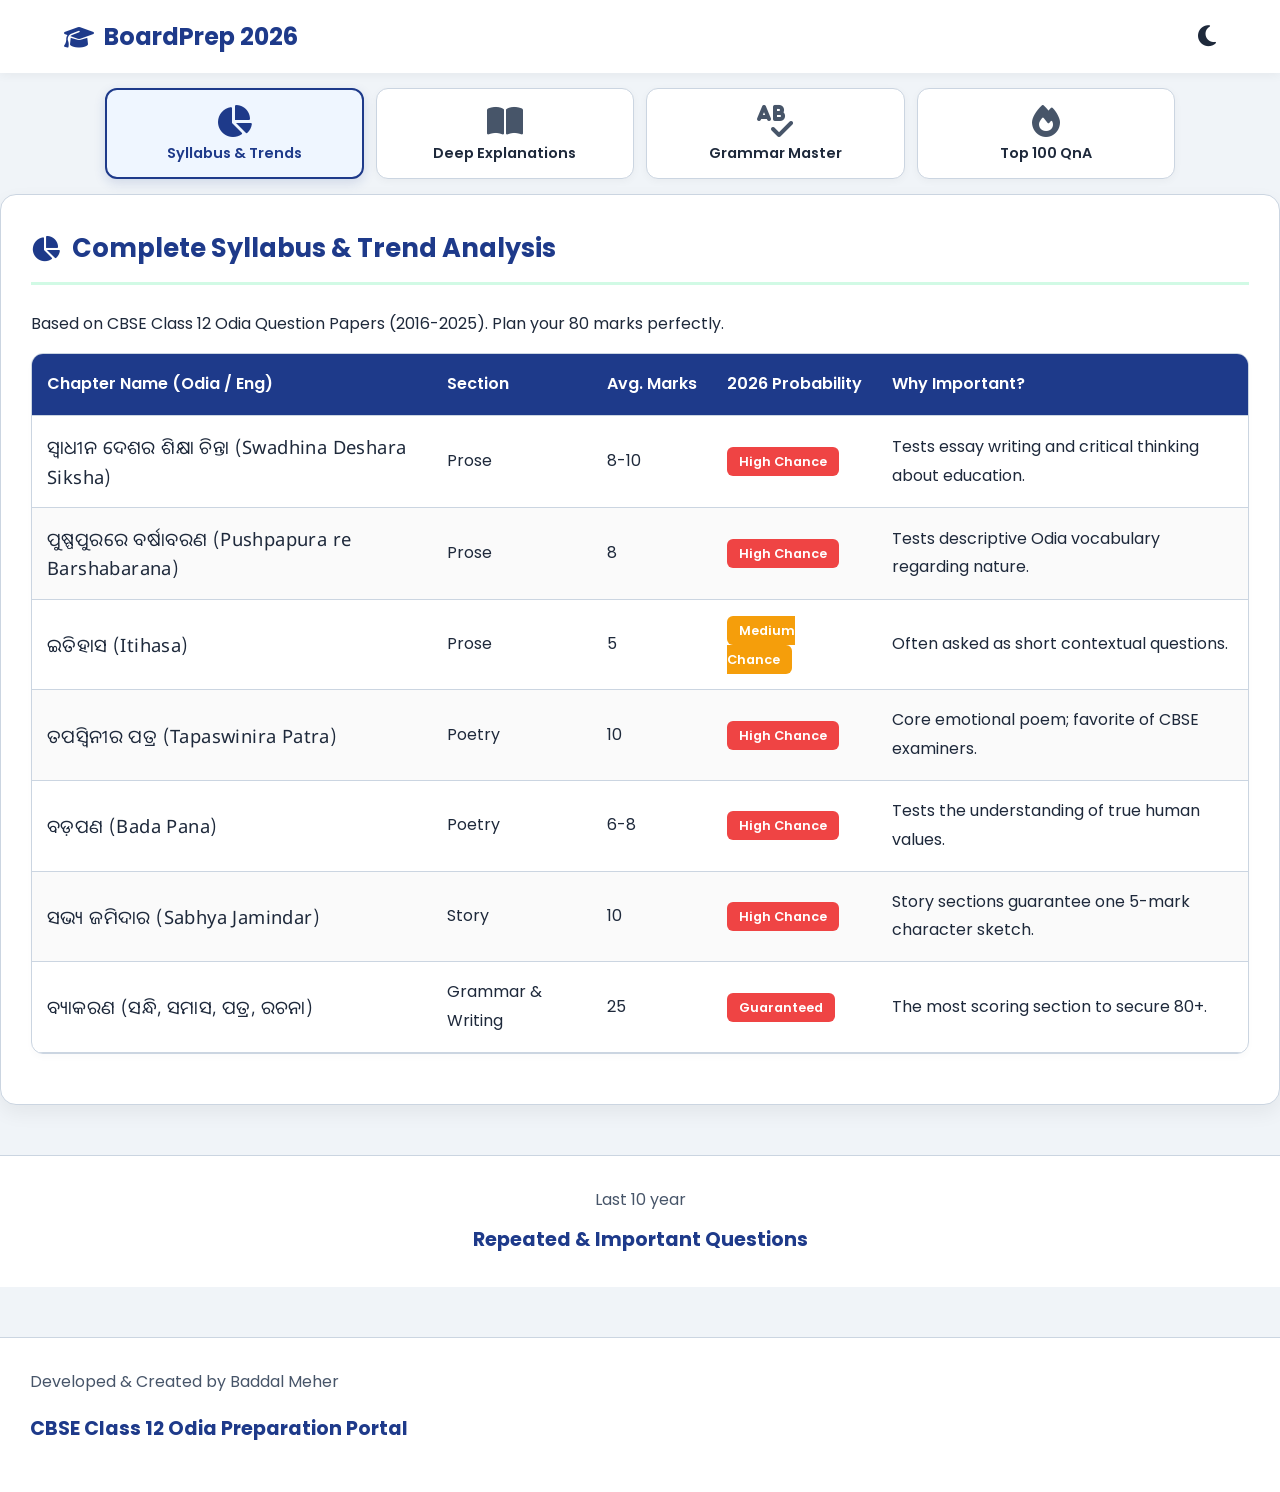
<file: odia.html>
<!DOCTYPE html>
<html lang="en">
<head>
    <meta charset="UTF-8">
    <meta name="viewport" content="width=device-width, initial-scale=1.0">
    <title>CBSE Class 12 Odia Premium Board Prep 2026</title>
    <link href="https://cdnjs.cloudflare.com/ajax/libs/font-awesome/6.4.0/css/all.min.css" rel="stylesheet">
    <style>
        @import url('https://fonts.googleapis.com/css2?family=Noto+Sans+Oriya:wght@400;500;600;700&family=Poppins:wght@300;400;500;600;700&display=swap');
        
        /* THEME: Blue, White, Soft Green */
        :root {
            --primary-blue: #1e3a8a; 
            --secondary-blue: #3b82f6; 
            --primary-light: #eff6ff;
            --soft-green: #d1fae5; 
            --dark-green: #059669;
            --bg-color: #f0f4f8;
            --card-bg: #ffffff;
            --text-main: #1e293b;
            --text-muted: #475569;
            --border: #cbd5e1;
            --shadow: 0 8px 20px rgba(0, 0, 0, 0.06);
            --radius: 16px;
        }

        .dark-mode {
            --primary-blue: #60a5fa;
            --secondary-blue: #3b82f6;
            --primary-light: rgba(59, 130, 246, 0.15);
            --soft-green: rgba(5, 150, 105, 0.15);
            --dark-green: #34d399;
            --bg-color: #0f172a;
            --card-bg: #1e293b;
            --text-main: #f8fafc;
            --text-muted: #cbd5e1;
            --border: #334155;
            --shadow: 0 8px 20px rgba(0, 0, 0, 0.4);
        }

        * { margin: 0; padding: 0; box-sizing: border-box; }
        html { scroll-behavior: smooth; }
        
        body {
            font-family: 'Poppins', sans-serif;
            background-color: var(--bg-color);
            color: var(--text-main);
            transition: all 0.3s ease;
            line-height: 1.8;
            font-size: 16px;
        }
        
        /* 🔥 PERFECT ODIA FONT SETTINGS 🔥 */
        .odia-text { 
            font-family: 'Noto Sans Oriya', sans-serif; 
            font-size: 1.15rem; 
            line-height: 2.1; 
            letter-spacing: 0.4px; 
            font-weight: 400; 
        }
        .odia-title { font-weight: 700; color: var(--primary-blue); font-size: 1.45rem; }

        /* HEADER */
        header { 
            background: var(--card-bg); 
            padding: 15px 5%; 
            display: flex; 
            justify-content: space-between; 
            align-items: center; 
            box-shadow: 0 2px 10px rgba(0,0,0,0.05);
        }
        .logo { font-size: 1.5rem; font-weight: 700; color: var(--primary-blue); display: flex; align-items: center; gap: 10px;}
        .theme-btn { font-size: 1.5rem; cursor: pointer; background: none; border: none; color: var(--text-main); transition: 0.3s;}

                /* 🚀 DASHBOARD NAVIGATION CARDS 🚀 */
        .dashboard-container {
            max-width: 1100px;
            margin: 15px auto;
            padding: 0 15px;
        }
        .dashboard-grid {
            display: grid;
            grid-template-columns: repeat(2, 1fr); /* 2 cards ek line me */
            gap: 12px;
        }
        @media (min-width: 768px) {
            .dashboard-grid { grid-template-columns: repeat(4, 1fr); }
        }
        
        .nav-card {
            background: var(--card-bg);
            border: 1px solid var(--border);
            border-radius: 12px;
            padding: 15px 10px; /* Mobile par padding kam ki hai */
            text-align: center;
            cursor: pointer;
            transition: all 0.2s ease;
            box-shadow: 0 2px 8px rgba(0,0,0,0.04);
            display: flex;
            flex-direction: column;
            align-items: center;
            justify-content: center;
            gap: 8px;
        }
        .nav-card i { font-size: 2rem; color: var(--text-muted); transition: 0.3s; } /* Icon chota kiya */
        .nav-card span { font-weight: 600; color: var(--text-main); font-size: 0.9rem; line-height: 1.2; }
        
        .nav-card:active { transform: scale(0.96); } /* Click karne par chota feel hoga */
        .nav-card.active { 
            border: 2px solid var(--primary-blue); 
            background: var(--primary-light); 
            box-shadow: 0 4px 12px rgba(30, 58, 138, 0.15);
        }
        .nav-card.active i { color: var(--primary-blue); }
        .nav-card.active span { color: var(--primary-blue); }

        /* SECTION ISOLATION */
        .content-section { display: none; animation: fadeIn 0.4s; }
        .content-section.active { display: block; }

        /* CARDS */
        .section-card { 
            background: var(--card-bg); 
            padding: 30px; 
            border-radius: var(--radius); 
            box-shadow: var(--shadow); 
            margin-bottom: 40px; 
            border: 1px solid var(--border); 
        }
        .section-title { 
            color: var(--primary-blue); 
            margin-bottom: 25px; 
            font-size: 1.6rem; 
            border-bottom: 3px solid var(--soft-green); 
            padding-bottom: 10px; 
            display: flex; align-items: center; gap: 12px;
        }

                /* 🚀 TABLES - FIXED FOR MOBILE 🚀 */
        .table-responsive { 
            overflow-x: auto; 
            border-radius: 12px; 
            border: 1px solid var(--border); 
            margin-bottom: 20px;
            box-shadow: 0 4px 6px rgba(0,0,0,0.02);
            -webkit-overflow-scrolling: touch; /* iPhone me smooth scroll ke liye */
        }
        table { 
            width: 100%; 
            border-collapse: collapse; 
            min-width: 700px; /* Ye table ko chepta hone se bachayega, scroll aayega */
        }
        th, td { 
            padding: 16px 15px; 
            text-align: left; 
            border-bottom: 1px solid var(--border); 
            font-size: 1rem;
        }
        th { 
            background: var(--primary-blue); 
            color: white; 
            font-weight: 600; 
            white-space: nowrap; /* Header text tootega nahi */
        }
        td.odia-text {
            line-height: 1.6; /* Table me text zyada lamba na khiche */
        }
        tr:nth-child(even) { background: rgba(0,0,0,0.02); }
        .dark-mode tr:nth-child(even) { background: rgba(255,255,255,0.02); }
        
        .badge { padding: 6px 12px; border-radius: 6px; font-size: 0.8rem; color: white; font-weight: 600; }
        .bg-high { background: #ef4444; } .bg-med { background: #f59e0b; } .bg-low { background: #3b82f6; }

        /* LANGUAGE TABS */
        .lang-tabs { display: flex; background: var(--bg-color); padding: 5px; border-radius: 8px; margin-bottom: 20px; border: 1px solid var(--border); }
        .lang-btn { flex: 1; padding: 10px; border: none; background: transparent; color: var(--text-main); border-radius: 6px; cursor: pointer; font-weight: 600; font-size: 0.95rem; transition: 0.3s; }
        .lang-btn.active { background: var(--primary-blue); color: white; }
        .lang-content { display: none; padding: 10px 5px; animation: fadeIn 0.3s; }
        .lang-content.active { display: block; }
                        /* 🚀 SMART FILTERS & TABS - SLEEK UI 🚀 */
        .mark-filters, .lang-tabs {
            display: flex;
            gap: 10px;
            overflow-x: auto; /* Left-Right scroll */
            padding-bottom: 10px;
            -webkit-overflow-scrolling: touch;
            scrollbar-width: none; /* Firefox */
        }
        .mark-filters::-webkit-scrollbar, .lang-tabs::-webkit-scrollbar { 
            display: none; /* Chrome/Safari me ugly scrollbar hide karna */
        }
        
        .filter-btn, .lang-btn {
            flex-shrink: 0; /* Button chote/chepte nahi honge */
            background: var(--bg-color);
            border: 1px solid var(--border);
            color: var(--text-main);
            padding: 8px 18px;
            border-radius: 30px; /* Ekdum round pill shape */
            cursor: pointer;
            font-weight: 600;
            font-size: 0.9rem;
            transition: all 0.3s ease;
        }
        .filter-btn:hover, .lang-btn:hover { background: var(--primary-light); color: var(--primary-blue); }
        
        .filter-btn.active, .lang-btn.active {
            background: var(--primary-blue);
            color: white;
            border-color: var(--primary-blue);
            box-shadow: 0 4px 10px rgba(30, 58, 138, 0.2);
        }
        
        /* Language content container spacing */
        .lang-content { display: none; padding: 15px 5px 5px 5px; animation: fadeIn 0.3s; }
        .lang-content.active { display: block; }


        /* CONTENT FORMATTING */
        p { margin-bottom: 15px; text-align: justify; }
        ul { padding-left: 25px; margin-bottom: 15px; }
        li { margin-bottom: 10px; }
        .exam-highlight { background: var(--soft-green); border-left: 5px solid var(--dark-green); padding: 15px; border-radius: 0 8px 8px 0; margin-top: 20px; color: var(--text-main);}

        footer { text-align: center; padding: 30px; color: var(--text-muted); border-top: 1px solid var(--border); margin-top: 50px; background: var(--card-bg); }
        .branding { font-weight: 700; color: var(--primary-blue); font-size: 1.2rem; margin-top: 8px; }

        @keyframes fadeIn { from { opacity: 0; transform: translateY(10px); } to { opacity: 1; transform: translateY(0); } }
    </style>
</head>
<body>

    <header>
        <div class="logo"><i class="fas fa-graduation-cap"></i> BoardPrep 2026</div>
        <button class="theme-btn" id="themeToggle"><i class="fas fa-moon"></i></button>
    </header>

    <div class="dashboard-container">
        <div class="dashboard-grid">
            <div class="nav-card active" onclick="showSection('phase1', this)">
                <i class="fas fa-chart-pie"></i>
                <span>Syllabus & Trends</span>
            </div>
            <div class="nav-card" onclick="showSection('phase2', this)">
                <i class="fas fa-book-open"></i>
                <span>Deep Explanations</span>
            </div>
            <div class="nav-card" onclick="showSection('phase3', this)">
                <i class="fas fa-spell-check"></i>
                <span>Grammar Master</span>
            </div>
            <div class="nav-card" onclick="showSection('phase4', this)">
                <i class="fas fa-fire"></i>
                <span>Top 100 QnA</span>
            </div>
        </div>
    </div>

    <main>
        <section id="phase1" class="content-section active">
            <div class="section-card">
                <h2 class="section-title"><i class="fas fa-chart-pie"></i> Complete Syllabus & Trend Analysis</h2>
                <p>Based on CBSE Class 12 Odia Question Papers (2016-2025). Plan your 80 marks perfectly.</p>
                
                <div class="table-responsive">
                    <table>
                        <thead>
                            <tr>
                                <th>Chapter Name (Odia / Eng)</th>
                                <th>Section</th>
                                <th>Avg. Marks</th>
                                <th>2026 Probability</th>
                                <th>Why Important?</th>
                            </tr>
                        </thead>
                        <tbody>
                            <tr>
                                <td class="odia-text">ସ୍ୱାଧୀନ ଦେଶର ଶିକ୍ଷା ଚିନ୍ତା (Swadhina Deshara Siksha)</td>
                                <td>Prose</td>
                                <td>8-10</td>
                                <td><span class="badge bg-high">High Chance</span></td>
                                <td>Tests essay writing and critical thinking about education.</td>
                            </tr>
                            <tr>
                                <td class="odia-text">ପୁଷ୍ପପୁରରେ ବର୍ଷାବରଣ (Pushpapura re Barshabarana)</td>
                                <td>Prose</td>
                                <td>8</td>
                                <td><span class="badge bg-high">High Chance</span></td>
                                <td>Tests descriptive Odia vocabulary regarding nature.</td>
                            </tr>
                            <tr>
                                <td class="odia-text">ଇତିହାସ (Itihasa)</td>
                                <td>Prose</td>
                                <td>5</td>
                                <td><span class="badge bg-med">Medium Chance</span></td>
                                <td>Often asked as short contextual questions.</td>
                            </tr>
                            <tr>
                                <td class="odia-text">ତପସ୍ୱିନୀର ପତ୍ର (Tapaswinira Patra)</td>
                                <td>Poetry</td>
                                <td>10</td>
                                <td><span class="badge bg-high">High Chance</span></td>
                                <td>Core emotional poem; favorite of CBSE examiners.</td>
                            </tr>
                            <tr>
                                <td class="odia-text">ବଡ଼ପଣ (Bada Pana)</td>
                                <td>Poetry</td>
                                <td>6-8</td>
                                <td><span class="badge bg-high">High Chance</span></td>
                                <td>Tests the understanding of true human values.</td>
                            </tr>
                            <tr>
                                <td class="odia-text">ସଭ୍ୟ ଜମିଦାର (Sabhya Jamindar)</td>
                                <td>Story</td>
                                <td>10</td>
                                <td><span class="badge bg-high">High Chance</span></td>
                                <td>Story sections guarantee one 5-mark character sketch.</td>
                            </tr>
                            <tr>
                                <td class="odia-text">ବ୍ୟାକରଣ (ସନ୍ଧି, ସମାସ, ପତ୍ର, ରଚନା)</td>
                                <td>Grammar & Writing</td>
                                <td>25</td>
                                <td><span class="badge bg-high">Guaranteed</span></td>
                                <td>The most scoring section to secure 80+.</td>
                            </tr>
                        </tbody>
                    </table>
                </div>
            </div>
        </section>

        <section id="phase2" class="content-section">
            
            <div class="section-card">
                <div style="margin-bottom: 20px;">
                    <div class="odia-title">ପ୍ରବନ୍ଧ: ସ୍ୱାଧୀନ ଦେଶର ଶିକ୍ଷା ଚିନ୍ତା (Swadhina Deshara Siksha Chinta)</div>
                    <div style="color: var(--text-muted); font-weight: 500; margin-top: 5px;">Author: Golak Bihari Dhal</div>
                </div>

                <div class="lang-tabs">
                    <button class="lang-btn active" onclick="switchLang(event, 'ch1-odia')">ଓଡ଼ିଆ (Detailed)</button>
                    <button class="lang-btn" onclick="switchLang(event, 'ch1-eng')">English (Academic)</button>
                    <button class="lang-btn" onclick="switchLang(event, 'ch1-hin')">Hinglish (Classroom)</button>
                </div>

                <div id="ch1-odia" class="lang-content active odia-text">
                    <h3 style="color: var(--primary-blue); font-size: 1.25rem;">ସହଜ ସାରାଂଶ:</h3>
                    <p>
                        ଏହି ପ୍ରବନ୍ଧରେ ଲେଖକ ଆମ ସ୍ୱାଧୀନ ଭାରତର ଦୁର୍ବଳ ଶିକ୍ଷା ବ୍ୟବସ୍ଥା ଉପରେ ଦୁଃଖ ପ୍ରକାଶ କରିଛନ୍ତି। ଆମେ ଇଂରେଜ ମାନଙ୍କୁ ଦେଶରୁ ତଡି ଦେଲୁ ସତ, କିନ୍ତୁ ସେମାନଙ୍କର ତ୍ରୁଟିପୂର୍ଣ୍ଣ ଶିକ୍ଷା ନୀତିକୁ ଆଜି ବି ଧରି ବସିଛୁ। ଆଜିକାଲି ପିଲାମାନେ କେବଳ ପରୀକ୍ଷାରେ ପାସ୍ କରିବା ପାଇଁ ବହି ଘୋଷୁଛନ୍ତି କିମ୍ବା କପି କରୁଛନ୍ତି। ଶିକ୍ଷା କେବଳ ଚାକିରି ପାଇବା ପାଇଁ ଏକ ମାଧ୍ୟମ ହୋଇଯାଇଛି। ପ୍ରକୃତ ଜ୍ଞାନ ଏବଂ ଚରିତ୍ର ଗଠନର ଘୋର ଅଭାବ ଦେଖାଦେଇଛି।
                    </p>

                    <h3 style="color: var(--primary-blue); font-size: 1.25rem; margin-top: 20px;">ବିସ୍ତୃତ ବ୍ୟାଖ୍ୟା (Exam Depth):</h3>
                    <ul>
                        <li><strong>ଶିକ୍ଷା କମିଶନ୍ ଙ୍କ ବିଫଳତା:</strong> ସରକାର ଶିକ୍ଷାର ଉନ୍ନତି ପାଇଁ ଅନେକ କମିଶନ୍ ବସାଉଛନ୍ତି, କିନ୍ତୁ ସେମାନଙ୍କର ରିପୋର୍ଟ କେବଳ ଫାଇଲ୍ ଭିତରେ ବନ୍ଦ ହୋଇ ରହିଯାଉଛି। ବାସ୍ତବ କ୍ଷେତ୍ରରେ କୌଣସି ପରିବର୍ତ୍ତନ ଆସୁନାହିଁ।</li>
                        <li><strong>ପରୀକ୍ଷା ପଦ୍ଧତିର ତ୍ରୁଟି:</strong> ଆଜିର ପରୀକ୍ଷା ପଦ୍ଧତି ଛାତ୍ରର ପ୍ରକୃତ ଜ୍ଞାନ ମାପି ପାରୁନାହିଁ। ପ୍ରଶ୍ନପତ୍ର ଲିକ୍ ହେବା ଏବଂ ପରୀକ୍ଷାରେ କପି (Malpractice) କରିବା ସାଧାରଣ କଥା ହୋଇଗଲାଣି।</li>
                        <li><strong>ନୋଟ୍ ବହିର ଅତ୍ୟଧିକ ବ୍ୟବହାର:</strong> ପିଲାମାନେ ମୂଳ ପାଠ୍ୟପୁସ୍ତକ ପଢିବା ଛାଡି ବଜାରରେ ମିଳୁଥିବା 'ନୋଟ୍ ବହି' ଉପରେ ନିର୍ଭର କରୁଛନ୍ତି। ଏହାଦ୍ୱାରା ସେମାନଙ୍କର ମୌଳିକ ଚିନ୍ତାଶକ୍ତି ଲୋପ ପାଉଛି।</li>
                        <li><strong>ବିଦେଶୀ ମୋହ (Brain Drain):</strong> ଆମ ଦେଶରେ ଉଚ୍ଚଶିକ୍ଷା ଲାଭ କରୁଥିବା ବ୍ୟକ୍ତିମାନେ ଆମେରିକା ପଳାୟନ କରୁଛନ୍ତି। କାରଣ ଆମ ଦେଶରେ ପ୍ରକୃତ ଗୁଣୀ ଲୋକଙ୍କର ଆଦର ନାହିଁ।</li>
                    </ul>
                    <div class="exam-highlight">
                        <strong><i class="fas fa-star"></i> ୫ ମାର୍କ ପ୍ରଶ୍ନ ପାଇଁ ଉପସଂହାର:</strong> ଯେପର୍ଯ୍ୟନ୍ତ ଶିକ୍ଷା ସ୍ତରରେ ମାତୃଭାଷାର (ଓଡ଼ିଆ) ବ୍ୟବହାରକୁ ଗୁରୁତ୍ୱ ନଦିଆଯାଇଛି ଏବଂ ଶିକ୍ଷା କେବଳ 'ଚାକିରି' ପରିବର୍ତ୍ତେ 'ଚରିତ୍ର ଗଠନ' ଉପରେ ଆଧାରିତ ନହୋଇଛି, ସେପର୍ଯ୍ୟନ୍ତ ଦେଶର ବାସ୍ତବ ପ୍ରଗତି ଅସମ୍ଭବ।
                    </div>
                </div>
                
                <div id="ch1-eng" class="lang-content">
                    <h3 style="color: var(--secondary-blue); font-size: 1.15rem;">Detailed Explanation:</h3>
                    <ul>
                        <li><strong>Failure of Education Commissions:</strong> Government forms commissions to reform education, but their reports gather dust in files.</li>
                        <li><strong>Corrupt Examination System:</strong> Exams fail to evaluate intellect. Paper leaks and mass cheating mean undeserving students pass while genuine talent suffers.</li>
                        <li><strong>The Menace of Guide Books:</strong> Students abandon original textbooks for cheap 'Note Books', destroying critical thinking.</li>
                        <li><strong>Brain Drain:</strong> Educated individuals migrate abroad because talent is not respected in their motherland.</li>
                    </ul>
                    <div class="exam-highlight">
                        <strong><i class="fas fa-bullseye"></i> 5-Mark Strategy:</strong> Always conclude that true national development needs education in the mother tongue focusing on character building.
                    </div>
                </div>

                <div id="ch1-hin" class="lang-content">
                    <h3 style="color: var(--dark-green); font-size: 1.15rem;">Exam Points (Ratt lo):</h3>
                    <ul>
                        <li><strong>Commissions ka Dhokha:</strong> Sarkar commission banati hai, par report files mein band reh jati hain. School me zero change hai.</li>
                        <li><strong>Cheating aur Leaks:</strong> Exam system sirf ratta check karta hai. Paper leak aur cheating common hai.</li>
                        <li><strong>Guide Books:</strong> Bacche main books nahi padhte. Sasti guide books ne dimaag band kar diya hai.</li>
                        <li><strong>Brain Drain:</strong> Smart log America bhag jate hain kyunki India mein unke talent ki izzat nahi hai.</li>
                    </ul>
                    <div class="exam-highlight">
                        <strong><i class="fas fa-lightbulb"></i> 5-Mark Trick:</strong> End me likhna: "Jab tak padhai Mother Tongue me nahi hogi aur Character building par focus nahi hoga, desh aage nahi badhega."
                    </div>
                </div>
            </div>

            <div class="section-card">
                <div style="margin-bottom: 20px;">
                    <div class="odia-title">ପ୍ରବନ୍ଧ: ପୁଷ୍ପପୁରରେ ବର୍ଷାବରଣ (Pushpapura re Barshabarana)</div>
                    <div style="color: var(--text-muted); font-weight: 500; margin-top: 5px;">Author: Krushna Chandra Panigrahi</div>
                </div>

                <div class="lang-tabs">
                    <button class="lang-btn active" onclick="switchLang(event, 'ch2-odia')">ଓଡ଼ିଆ (Detailed)</button>
                    <button class="lang-btn" onclick="switchLang(event, 'ch2-eng')">English (Academic)</button>
                    <button class="lang-btn" onclick="switchLang(event, 'ch2-hin')">Hinglish (Classroom)</button>
                </div>

                <div id="ch2-odia" class="lang-content active odia-text">
                    <h3 style="color: var(--primary-blue); font-size: 1.25rem;">ସହଜ ସାରାଂଶ:</h3>
                    <p>
                        ଲେଖକ ପାଟଣା (ପୁରୁଣା ନାମ ପୁଷ୍ପପୁର) ସହରରେ ବର୍ଷାଋତୁର ପ୍ରଥମ ମେଘକୁ ଦେଖିଛନ୍ତି। ମେଘକୁ ଦେଖି ତାଙ୍କ ମନରେ ନିଜ ଜନ୍ମଭୂମି ଓଡ଼ିଶା (ଉତ୍କଳ) ର କଥା ମନେ ପଡିଯାଇଛି। କାଳିଦାସଙ୍କ 'ମେଘଦୂତମ୍' ଭଳି ସେ ମେଘକୁ ଏକ ଦୂତ (Messenger) ସାଜି ଓଡ଼ିଶାକୁ ଯିବାକୁ ଅନୁରୋଧ କରିଛନ୍ତି। ସେଠାରେ ବର୍ଷା ହେଲେ ପ୍ରକୃତି, ନଦୀ ଏବଂ ଚାଷୀକୂଳ କିପରି ଉଲ୍ଲସିତ ହୁଅନ୍ତି, ତାହା ବର୍ଣ୍ଣିତ।
                    </p>

                    <h3 style="color: var(--primary-blue); font-size: 1.25rem; margin-top: 20px;">ବିସ୍ତୃତ ବ୍ୟାଖ୍ୟା (Exam Depth):</h3>
                    <ul>
                        <li><strong>ମେଘର ଆଗମନ:</strong> ପ୍ରଚଣ୍ଡ ଗ୍ରୀଷ୍ମ ପରେ ଆକାଶରେ କଳାହାଣ୍ଡିଆ ମେଘ (ବାରିଦ) ଦେଖାଦେଇଛି। ଏହା ଶୁଖିଲା ଧରିତ୍ରୀକୁ ଶାନ୍ତି ଏବଂ ଶୀତଳତା ପ୍ରଦାନ କରିବ।</li>
                        <li><strong>ଉତ୍କଳର ପ୍ରାକୃତିକ ସୌନ୍ଦର୍ଯ୍ୟ:</strong> ଲେଖକ ମେଘକୁ କହିଛନ୍ତି ଯେ ସେ ଓଡ଼ିଶାର ଶାଳବନାନୀ, ମହାନଦୀ, ଏବଂ ଚିଲିକା ଉପରେ ଯାଇ ପ୍ରବଳ ବର୍ଷା କରୁ। ବର୍ଷା ପାଇଲେ ଓଡ଼ିଶାର ପ୍ରକୃତି ନୂଆ ରୂପ ପାଏ।</li>
                        <li><strong>କୃଷକର ଉଲ୍ଲାସ:</strong> ଓଡ଼ିଶା ଏକ କୃଷିପ୍ରଧାନ ରାଜ୍ୟ। ମେଘକୁ ଦେଖିଲେ ହଳିଆ (ଚାଷୀ) ଆନନ୍ଦରେ ନିଜ କ୍ଷେତକୁ ଧାଇଁଯାଏ।</li>
                        <li><strong>ଐତିହାସିକ ସ୍ମୃତି:</strong> ଲେଖକଙ୍କୁ ମହାନ୍ କଳିଙ୍ଗ ଯୁଦ୍ଧ ଏବଂ ସମ୍ରାଟ ଅଶୋକଙ୍କ ସମୟର ଇତିହାସ ସ୍ମରଣ ହୋଇଛି। କୋଣାର୍କ, ଖଣ୍ଡଗିରିର ଗୌରବ ମଧ୍ୟ ବର୍ଣ୍ଣିତ।</li>
                    </ul>
                    <div class="exam-highlight">
                        <strong><i class="fas fa-star"></i> ୫ ମାର୍କ ପ୍ରଶ୍ନ ପାଇଁ ଟିପ୍ସ:</strong> 'ବାରିଦକୁ ଦୂତ କାହିଁକି କୁହାଯାଇଛି?' ପ୍ରଶ୍ନ ଆସିଲେ, ଉତ୍ତରରେ "ମହାକବି କାଳିଦାସଙ୍କ 'ମେଘଦୂତମ୍'" ବିଷୟରେ ନିଶ୍ଚୟ ଲେଖିବେ।
                    </div>
                </div>

                <div id="ch2-eng" class="lang-content">
                    <h3 style="color: var(--secondary-blue); font-size: 1.15rem;">Detailed Explanation:</h3>
                    <ul>
                        <li><strong>Nature's Rejuvenation:</strong> The rain relieves the earth from the harsh summer. The author visualizes how beautiful Odisha's Sal forests, Mahanadi river, and Chilika lake look during rain.</li>
                        <li><strong>The Farmer's Joy:</strong> Odisha thrives on agriculture. Rain clouds bring immense joy to the farmers who rush to their fields.</li>
                        <li><strong>Historical Glory:</strong> Standing in Pushpapura (Patna), the author recalls the Kalinga War by Emperor Ashoka, and historic monuments like Konark and Khandagiri.</li>
                    </ul>
                    <div class="exam-highlight">
                        <strong><i class="fas fa-bullseye"></i> Exam Tip:</strong> Relate the cloud serving as a 'messenger' directly to the classical Sanskrit poem 'Meghadutam' by Kalidasa to score maximum marks.
                    </div>
                </div>

                <div id="ch2-hin" class="lang-content">
                    <h3 style="color: var(--dark-green); font-size: 1.15rem;">Exam Points (Ratt lo):</h3>
                    <ul>
                        <li><strong>Prakriti (Nature):</strong> Baarish hone se Odisha ki nadiyaan aur Chilika lake khushi se jhoom uthti hain.</li>
                        <li><strong>Kisaan ki Khushi:</strong> Baadal dekhte hi kisaan (haliya) khush hokar khet mein bhagta hai.</li>
                        <li><strong>Itihaas (History):</strong> Writer ko Kalinga War aur Ashoka ki yaad aati hai. Konark aur Khandagiri ki khoobsurti baarish mein badh jati hai.</li>
                    </ul>
                    <div class="exam-highlight">
                        <strong><i class="fas fa-lightbulb"></i> 5-Mark Trick:</strong> Answer me "Kalidasa ke Meghadutam" ka reference zarur dena. Writer baadal ko apna messenger banata hai.
                    </div>
                </div>
            </div>

            <div class="section-card">
                <div style="margin-bottom: 20px;">
                    <div class="odia-title">କବିତା: ତପସ୍ୱିନୀର ପତ୍ର (Tapaswinira Patra)</div>
                    <div style="color: var(--text-muted); font-weight: 500; margin-top: 5px;">Poet: Swabhaba Kabi Gangadhar Meher</div>
                </div>

                <div class="lang-tabs">
                    <button class="lang-btn active" onclick="switchLang(event, 'ch3-odia')">ଓଡ଼ିଆ (Detailed)</button>
                    <button class="lang-btn" onclick="switchLang(event, 'ch3-eng')">English (Academic)</button>
                    <button class="lang-btn" onclick="switchLang(event, 'ch3-hin')">Hinglish (Classroom)</button>
                </div>

                <div id="ch3-odia" class="lang-content active odia-text">
                    <h3 style="color: var(--primary-blue); font-size: 1.25rem;">ସହଜ ସାରାଂଶ:</h3>
                    <p>
                        ମାତା ସୀତା ବିନା ଦୋଷରେ ଅଯୋଧ୍ୟାରୁ ନିର୍ବାସିତ ହୋଇ ବାଲ୍ମୀକିଙ୍କ ଆଶ୍ରମରେ ଅଛନ୍ତି। ସେ ଶୁଣିଲେ ଯେ ପ୍ରଭୁ ରାମଚନ୍ଦ୍ର ଏକ ମହାନ୍ 'ଅଶ୍ୱମେଧ ଯଜ୍ଞ' କରୁଛନ୍ତି। ହିନ୍ଦୁ ନିୟମ ଅନୁସାରେ ପତ୍ନୀ ବିନା ଯଜ୍ଞ ହୋଇପାରିବ ନାହିଁ। ତେଣୁ ସୀତା ରାମଙ୍କୁ ପତ୍ର ଲେଖି ପଚାରିଛନ୍ତି ଯେ, ସେ କ'ଣ ନୂଆ ବିବାହ କଲେଣି? କିମ୍ବା ତାଙ୍କର ସୁନାର ମୂର୍ତ୍ତି ଗଢି ଯଜ୍ଞ କରୁଛନ୍ତି? ସୀତାଙ୍କ ମନରେ କୌଣସି ରାଗ ନାହିଁ, ସେ କେବଳ ରାମଙ୍କର ମଙ୍ଗଳ ଚାହାଁନ୍ତି।
                    </p>

                    <h3 style="color: var(--primary-blue); font-size: 1.25rem; margin-top: 20px;">ବିସ୍ତୃତ ବ୍ୟାଖ୍ୟା (Exam Depth):</h3>
                    <ul>
                        <li><strong>ଶ୍ରୀରାମଙ୍କ ଗୁଣଗାନ:</strong> ସୀତା ପତ୍ରର ଆରମ୍ଭରେ ରାମଙ୍କୁ 'ଆର୍ଯ୍ୟପୁତ୍ର' ଓ 'ମହାବାହୁ' ବୋଲି ସମ୍ବୋଧନ କରିଛନ୍ତି। ସେ ତାଙ୍କର ରାଜଧର୍ମର ପ୍ରଶଂସା କରିଛନ୍ତି।</li>
                        <li><strong>ଯଜ୍ଞର ଆୟୋଜନ ଓ ସନ୍ଦେହ:</strong> ସୀତା ଅତି ନିଷ୍ପାପ ଭାବରେ ପଚାରିଛନ୍ତି ଯେ, କେଉଁ ମନ୍ତ୍ର ବଳରେ ନୂଆ ପତ୍ନୀ (ଯଦି ସେ ବିବାହ କରିଥାନ୍ତି) ରାମଙ୍କ ମନକୁ କିଣି ନେଇଛନ୍ତି? ତାଙ୍କୁ ମଧ୍ୟ ସେହି ମନ୍ତ୍ର ଶିଖାଇଦେବାକୁ ଅନୁରୋଧ କରିଛନ୍ତି।</li>
                        <li><strong>ଲବ-କୁଶଙ୍କ ବୀରତ୍ୱ:</strong> ଆଶ୍ରମରେ ଯମଜ ପୁତ୍ର ଲବ ଏବଂ କୁଶ ବୀଣା ଧରି ରାମାୟଣ ଗାନ କରୁଛନ୍ତି, ଯାହା ସୀତାଙ୍କ ହୃଦୟକୁ ଭାବପ୍ରବଣ କରୁଛି।</li>
                        <li><strong>ଆଦର୍ଶ ନାରୀତ୍ୱ:</strong> ଏତେ କଷ୍ଟ ସହି ମଧ୍ୟ ସୀତା ନିଜର ଦୁଃଖ ଜଣାଇନାହାନ୍ତି, କାରଣ ସେ ଚାହୁଁନଥିଲେ ରାମଙ୍କ ଯଜ୍ଞରେ କୌଣସି ବାଧା ଆସୁ।</li>
                    </ul>
                </div>

                <div id="ch3-eng" class="lang-content">
                    <h3 style="color: var(--secondary-blue); font-size: 1.15rem;">Detailed Explanation:</h3>
                    <ul>
                        <li><strong>Respect for Rama:</strong> Sita starts the letter by respectfully calling him 'Aryaputra' and praising his qualities as a king.</li>
                        <li><strong>The Yajna Question:</strong> Since a Hindu ritual requires a wife, Sita asks how Rama is performing the Ashwamedha Yajna. Did he marry a new queen, or make a golden statue of Sita?</li>
                        <li><strong>Lava and Kusha:</strong> She mentions how their twin sons sing the Ramayana beautifully.</li>
                        <li><strong>Ideal Womanhood:</strong> Hiding her own tears so Rama's holy Yajna isn't disturbed showcases her pure devotion (Pativrata).</li>
                    </ul>
                </div>

                <div id="ch3-hin" class="lang-content">
                    <h3 style="color: var(--dark-green); font-size: 1.15rem;">Exam Points (Ratt lo):</h3>
                    <ul>
                        <li><strong>No Anger, Only Love:</strong> Bina galti nikaale jane par bhi Sita ji Ram ji ko gaali nahi deti. Unhe 'Aryaputra' bulati hain.</li>
                        <li><strong>Ashwamedha Yagya:</strong> Wo puchti hain ki bina patni ke aap Yagya kaise kar rahe hain? Kya doosri shadi ki hai ya meri sone (gold) ki murti banwayi hai?</li>
                        <li><strong>Mahan Character:</strong> Sita ji apna dukh nahi batati kyunki wo nahi chahti thi ki Ram ji dukhi hon. Ye unka mahan character dikhata hai.</li>
                    </ul>
                </div>
            </div>
                        <div class="section-card">
                <div style="margin-bottom: 20px;">
                    <div class="odia-title">ପ୍ରବନ୍ଧ: ଇତିହାସ (Itihasa)</div>
                    <div style="color: var(--text-muted); font-weight: 500; margin-top: 5px;">Author: Biswanath Kar</div>
                </div>

                <div class="lang-tabs">
                    <button class="lang-btn active" onclick="switchLang(event, 'ch4-odia')">ଓଡ଼ିଆ (Detailed)</button>
                    <button class="lang-btn" onclick="switchLang(event, 'ch4-eng')">English (Academic)</button>
                    <button class="lang-btn" onclick="switchLang(event, 'ch4-hin')">Hinglish (Classroom)</button>
                </div>

                <div id="ch4-odia" class="lang-content active odia-text">
                    <h3 style="color: var(--primary-blue); font-size: 1.25rem;">ସହଜ ସାରାଂଶ:</h3>
                    <p>ଏହି ପ୍ରବନ୍ଧରେ ଲେଖକ ବୁଝାଇଛନ୍ତି ଯେ ଇତିହାସ କେବଳ ଅତୀତର କିଛି ମୃତ ଘଟଣା ବା ରାଜାମହାରାଜାଙ୍କ ଯୁଦ୍ଧର କାହାଣୀ ନୁହେଁ। ଇତିହାସ ହେଉଛି ମାନବ ସଭ୍ୟତାର ଏକ ଜୀବନ୍ତ ଦର୍ପଣ। ଅତୀତର ଘଟଣା ଉପରେ ହିଁ ବର୍ତ୍ତମାନ ଛିଡା ହୋଇଛି ଏବଂ ଭବିଷ୍ୟତ ଗଢା ହେବ।</p>

                    <h3 style="color: var(--primary-blue); font-size: 1.25rem; margin-top: 20px;">ବିସ୍ତୃତ ବ୍ୟାଖ୍ୟା (Exam Depth):</h3>
                    <ul>
                        <li><strong>ଅତୀତ, ବର୍ତ୍ତମାନ ଓ ଭବିଷ୍ୟତ:</strong> ଅତୀତକୁ ଛାଡି ବର୍ତ୍ତମାନର କୌଣସି ମୂଲ୍ୟ ନାହିଁ। ଯେଉଁ ଜାତି ନିଜର ଇତିହାସ ଭୁଲିଯାଏ, ସେ କେବେବି ଉନ୍ନତି କରିପାରେ ନାହିଁ।</li>
                        <li><strong>ଧାରାବାହିକ ସ୍ରୋତ:</strong> ଇତିହାସ ଏକ ନଦୀ ପରି। ଏହା କେବେ ଅଟକି ଯାଏନାହିଁ, ଗୋଟିଏ ଯୁଗରୁ ଆଉ ଗୋଟିଏ ଯୁଗକୁ କ୍ରମାଗତ ଭାବେ ବହିଚାଲେ।</li>
                        <li><strong>ସତ୍ୟର ସନ୍ଧାନ:</strong> ସତ୍ୟ ହେଉଛି ଅନନ୍ତ। କୌଣସି ଗୋଟିଏ ଯୁଗରେ ସମ୍ପୂର୍ଣ୍ଣ ସତ୍ୟ ଜାଣିବା ଅସମ୍ଭବ। ଇତିହାସ ଅଧ୍ୟୟନ ଦ୍ୱାରା ହିଁ ମଣିଷ ଧୀରେ ଧୀରେ ସତ୍ୟ ଆଡକୁ ଆଗେଇଥାଏ।</li>
                    </ul>
                    <div class="exam-highlight">
                        <strong><i class="fas fa-star"></i> ବୋର୍ଡ ଟିପ୍ସ:</strong> ଇତିହାସକୁ ଲେଖକ 'ଜୀବନ୍ତ ଦର୍ପଣ' କହିଛନ୍ତି କାରଣ ଏହା ଦେଖି ମଣିଷ ନିଜର ଭୁଲ୍ ସୁଧାରିଥାଏ।
                    </div>
                </div>
                
                <div id="ch4-eng" class="lang-content">
                    <h3 style="color: var(--secondary-blue); font-size: 1.15rem;">Detailed Explanation:</h3>
                    <ul>
                        <li><strong>Not just Kings & Wars:</strong> History is not merely a record of kings and their battles; it is the continuous story of human civilization and common people.</li>
                        <li><strong>The Foundation of Future:</strong> The present is entirely built upon the sacrifices of the past. A nation that ignores its history is doomed to fail.</li>
                        <li><strong>Continuous Stream:</strong> Like a flowing river, history never stops. It continuously shapes the present and carves the path for the future.</li>
                    </ul>
                </div>

                <div id="ch4-hin" class="lang-content">
                    <h3 style="color: var(--dark-green); font-size: 1.15rem;">Exam Points (Ratt lo):</h3>
                    <ul>
                        <li><strong>History boring nahi hai:</strong> Writer kehta hai history sirf rajaon ki ladai nahi hai. Ye insaan ka 'Aaina' (Mirror) hai.</li>
                        <li><strong>Past aur Future:</strong> Jo desh apni history bhool jata hai, wo aage nahi badh sakta. Past ke base par hi hamara future banta hai.</li>
                        <li><strong>Lagatar nadiya:</strong> History ek continuously behne wali nadi jaisi hai jo kabhi nahi rukti.</li>
                    </ul>
                </div>
            </div>

            <div class="section-card">
                <div style="margin-bottom: 20px;">
                    <div class="odia-title">କବିତା: ବଡ଼ପଣ (Bada Pana)</div>
                    <div style="color: var(--text-muted); font-weight: 500; margin-top: 5px;">Poet: Radhanath Ray</div>
                </div>

                <div class="lang-tabs">
                    <button class="lang-btn active" onclick="switchLang(event, 'ch5-odia')">ଓଡ଼ିଆ (Detailed)</button>
                    <button class="lang-btn" onclick="switchLang(event, 'ch5-eng')">English (Academic)</button>
                    <button class="lang-btn" onclick="switchLang(event, 'ch5-hin')">Hinglish (Classroom)</button>
                </div>

                <div id="ch5-odia" class="lang-content active odia-text">
                    <h3 style="color: var(--primary-blue); font-size: 1.25rem;">ସହଜ ସାରାଂଶ:</h3>
                    <p>ଦରବାରରେ ଏକତ୍ରିତ ହୋଇଥିବା ରାଜା ଓ ଜମିଦାରମାନଙ୍କର ଅହଂକାର ଦେଖି କବି ରାଧାନାଥ ରାୟ ଏହି କବିତା ଲେଖିଛନ୍ତି। ସେ କହିଛନ୍ତି ଯେ ଧନ ଓ କ୍ଷମତା ପ୍ରକୃତ ବଡ଼ପଣ ନୁହେଁ, ପରୋପକାର ଏବଂ ଧର୍ମ ହିଁ ପ୍ରକୃତ ବଡ଼ପଣ।</p>

                    <h3 style="color: var(--primary-blue); font-size: 1.25rem; margin-top: 20px;">ବିସ୍ତୃତ ବ୍ୟାଖ୍ୟା (Exam Depth):</h3>
                    <ul>
                        <li><strong>ଅହଂକାରୀ ରାଜା:</strong> ଆଧୁନିକ ରାଜାମାନେ ନିଜର ବିଳାସବ୍ୟସନ ପାଇଁ ଗରିବ ପ୍ରଜାମାନଙ୍କୁ ଶୋଷଣ କରୁଛନ୍ତି ଏବଂ ଇଂରେଜମାନଙ୍କୁ ଖୁସି କରୁଛନ୍ତି।</li>
                        <li><strong>ମିଥ୍ୟା ସମ୍ପତ୍ତି:</strong> କବି ଚେତାବନୀ ଦେଇଛନ୍ତି ଯେ ସଂସାର ଏକ ମାୟା। ମୃତ୍ୟୁ ବେଳେ ରାଜା ନିଜ ସାଥିରେ ଟଙ୍କାଟିଏ ମଧ୍ୟ ନେଇପାରିବେ ନାହିଁ। ସବୁ ସମ୍ପତ୍ତି ଏଠାରେ ରହିଯିବ।</li>
                        <li><strong>ପ୍ରକୃତ ବଡ଼ପଣ:</strong> ନିଜର ସ୍ୱାର୍ଥ ତ୍ୟାଗ କରି ଲୋକଙ୍କର ସେବା କରିବା ଏବଂ ସୁକର୍ମ କରିବା ହେଉଛି ଅସଲ ବଡ଼ପଣ। ମୃତ୍ୟୁ ପରେ କେବଳ 'ଧର୍ମ' ଓ 'ଭଲ କାମ' ହିଁ ମଣିଷକୁ ଅମର କରି ରଖେ।</li>
                    </ul>
                </div>

                <div id="ch5-eng" class="lang-content">
                    <h3 style="color: var(--secondary-blue); font-size: 1.15rem;">Detailed Explanation:</h3>
                    <ul>
                        <li><strong>Critique of Arrogance:</strong> The poet criticizes the greedy kings who exploit their subjects just to fund their luxurious lifestyles.</li>
                        <li><strong>Temporary Wealth:</strong> He warns them that wealth and power are illusions (Maya). Death is the ultimate equalizer, and empty-handed they will leave the earth.</li>
                        <li><strong>True Greatness:</strong> True greatness lies in Dharma and selfless service. Only good deeds remain immortal after a person dies.</li>
                    </ul>
                </div>

                <div id="ch5-hin" class="lang-content">
                    <h3 style="color: var(--dark-green); font-size: 1.15rem;">Exam Points (Ratt lo):</h3>
                    <ul>
                        <li><strong>Ghamandi Raja:</strong> Poet unn rajaon ko taana marte hain jo apni janta ko loot kar ameer ban rahe hain.</li>
                        <li><strong>Sab mitti hai:</strong> Maut ke baad koi apna paisa ya bank balance sath nahi le jata. Ye duniya ek dhokha hai.</li>
                        <li><strong>Asli Badapan:</strong> Bada aadmi wo nahi jiske paas paisa hai, balki wo hai jo garibon ki madad kare (Ache karam/Dharma kare).</li>
                    </ul>
                </div>
            </div>

            <div class="section-card">
                <div style="margin-bottom: 20px;">
                    <div class="odia-title">କବିତା: ପିଙ୍ଗଳାର ଅଭିସାର (Pingalara Abhisara)</div>
                    <div style="color: var(--text-muted); font-weight: 500; margin-top: 5px;">Poet: Radhamohan Gadanayak</div>
                </div>

                <div class="lang-tabs">
                    <button class="lang-btn active" onclick="switchLang(event, 'ch6-odia')">ଓଡ଼ିଆ (Detailed)</button>
                    <button class="lang-btn" onclick="switchLang(event, 'ch6-eng')">English (Academic)</button>
                    <button class="lang-btn" onclick="switchLang(event, 'ch6-hin')">Hinglish (Classroom)</button>
                </div>

                <div id="ch6-odia" class="lang-content active odia-text">
                    <h3 style="color: var(--primary-blue); font-size: 1.25rem;">ସହଜ ସାରାଂଶ:</h3>
                    <p>ପିଙ୍ଗଳା ନାମକ ଜଣେ ବେଶ୍ୟା ରାତିସାରା ଧନୀ ବ୍ୟକ୍ତିଙ୍କୁ ଅପେକ୍ଷା କରି କେହି ନଆସିବାରୁ ନିରାଶ ହୋଇଯାଏ। ଏହି ନିରାଶା ଭିତରୁ ତା' ମନରେ ଆଧ୍ୟାତ୍ମିକ ଜ୍ଞାନ ଜାଗ୍ରତ ହୁଏ ଏବଂ ସେ ପାପ ରାସ୍ତା ଛାଡି ସନ୍ନ୍ୟାସିନୀ ସାଜେ।</p>

                    <h3 style="color: var(--primary-blue); font-size: 1.25rem; margin-top: 20px;">ବିସ୍ତୃତ ବ୍ୟାଖ୍ୟା (Exam Depth):</h3>
                    <ul>
                        <li><strong>ପିଙ୍ଗଳାର ମୋହ:</strong> ସେ ନିଜର ଦେହର ସୌନ୍ଦର୍ଯ୍ୟ ଏବଂ ସୁନା ଅଳଙ୍କାରକୁ ନେଇ ବହୁତ ଗର୍ବ କରୁଥିଲା। ସେ ଭାବୁଥିଲା ପୁରୁଷର ପ୍ରେମ ହିଁ ସବୁକିଛି।</li>
                        <li><strong>ବୈରାଗ୍ୟ (Detachment):</strong> ରାତିସାରା ଅପେକ୍ଷା କରିବା ପରେ ତାର ମୋହ ଭଙ୍ଗ ହେଲା। ସେ ବୁଝିପାରିଲା ଯେ ଶାରୀରିକ ସୁଖ ଏବଂ ଯୌବନ କ୍ଷଣସ୍ଥାୟୀ। ଦିନେ ନା ଦିନେ ଦେହ ମାଟିରେ ମିଶିବ।</li>
                        <li><strong>ଆଧ୍ୟାତ୍ମିକ ଜାଗରଣ:</strong> ସେ ଅନୁଭବ କଲା ଯେ ତାର ପ୍ରକୃତ ପ୍ରେମିକ ହେଉଛନ୍ତି ହୃଦୟରେ ବାସ କରୁଥିବା 'ପରମାତ୍ମା' ବା ଭଗବାନ। ସେ ନିଜର ସମସ୍ତ ଅଳଙ୍କାର ଫିଙ୍ଗିଦେଇ ଶାଶ୍ୱତ ପ୍ରେମର ସନ୍ଧାନରେ ବାହାରିଗଲା।</li>
                    </ul>
                </div>

                <div id="ch6-eng" class="lang-content">
                    <h3 style="color: var(--secondary-blue); font-size: 1.15rem;">Detailed Explanation:</h3>
                    <ul>
                        <li><strong>The Illusion:</strong> Pingala, a courtesan, was proud of her youth and wealth. She waited for a rich client all night.</li>
                        <li><strong>The Awakening:</strong> When no one arrived, her disappointment led to a deep spiritual realization. She realized that physical beauty and lust are fake and temporary.</li>
                        <li><strong>The Transformation:</strong> She discovered that God is the only true lover. She threw away her expensive ornaments and transformed from a sinner into a pure ascetic seeking eternal peace.</li>
                    </ul>
                </div>

                <div id="ch6-hin" class="lang-content">
                    <h3 style="color: var(--dark-green); font-size: 1.15rem;">Exam Points (Ratt lo):</h3>
                    <ul>
                        <li><strong>Pingala ki Story:</strong> Pingala paise aur physical love ke peeche pagli thi. Ek raat jab koi customer nahi aaya toh wo dukhi ho gayi.</li>
                        <li><strong>Reality Check:</strong> Usko achanak samajh aaya ki ye body aur beauty ek din mitti ban jayegi. Ye sab nakli hai.</li>
                        <li><strong>Bhagwan se Pyaar:</strong> Usne decide kiya ki asli pyaar sirf Bhagwan se hota hai. Usne apne saare gehne phenk diye aur sadhvi ban gayi.</li>
                    </ul>
                </div>
            </div>

            <div class="section-card">
                <div style="margin-bottom: 20px;">
                    <div class="odia-title">ଗଳ୍ପ: ସଭ୍ୟ ଜମିଦାର (Sabhya Jamindar)</div>
                    <div style="color: var(--text-muted); font-weight: 500; margin-top: 5px;">Writer: Fakir Mohan Senapati</div>
                </div>

                <div class="lang-tabs">
                    <button class="lang-btn active" onclick="switchLang(event, 'ch7-odia')">ଓଡ଼ିଆ (Detailed)</button>
                    <button class="lang-btn" onclick="switchLang(event, 'ch7-eng')">English (Academic)</button>
                    <button class="lang-btn" onclick="switchLang(event, 'ch7-hin')">Hinglish (Classroom)</button>
                </div>

                <div id="ch7-odia" class="lang-content active odia-text">
                    <h3 style="color: var(--primary-blue); font-size: 1.25rem;">ସହଜ ସାରାଂଶ:</h3>
                    <p>ଏହା ଏକ ବ୍ୟଙ୍ଗାତ୍ମକ (Satirical) ଗଳ୍ପ। ଏଥିରେ ଜଣେ ଆଧୁନିକ ଶିକ୍ଷିତ ଯୁବକ ରାଜୀବଲୋଚନଙ୍କ କାହାଣୀ ବର୍ଣ୍ଣିତ। ସେ କିପରି ନକଲି ଆଧୁନିକତାର ଶିକାର ହୋଇ ନିଜର ସର୍ବସ୍ୱ ହରାଇଲେ, ତାହା ଏଠାରେ ଦର୍ଶାଯାଇଛି।</p>

                    <h3 style="color: var(--primary-blue); font-size: 1.25rem; margin-top: 20px;">ବିସ୍ତୃତ ବ୍ୟାଖ୍ୟା (Exam Depth):</h3>
                    <ul>
                        <li><strong>ନକଲି ସଭ୍ୟତା:</strong> ରାଜୀବଲୋଚନ ସହରରୁ ପଢି ଆସିବା ପରେ ନିଜ ଗାଁର ପରମ୍ପରା, ଭାଷା ଏବଂ ସରଳ ଲୋକଙ୍କୁ ଘୃଣା କଲେ। ଇଂରାଜୀ କହିବା, ମଦ ପିଇବା ଏବଂ କୋଟ୍-ପେଣ୍ଟ ପିନ୍ଧିବାକୁ ସେ 'ସଭ୍ୟତା' ବୋଲି ଭାବିଲେ।</li>
                        <li><strong>ସମ୍ପତ୍ତି ନଷ୍ଟ:</strong> ଖରାପ ସାଙ୍ଗଙ୍କ ଚକ୍କରରେ ପଡି ସେ ବେଶ୍ୟାଳୟ ଗଲେ ଏବଂ ଅଯଥାରେ ପଇସା ଉଡାଇଲେ। ସେ ନିଜର ବିଶ୍ୱସ୍ତ ପୁରୁଣା ଗୁମାସ୍ତାମାନଙ୍କୁ ତଡି ଦେଲେ।</li>
                        <li><strong>ଦୁଃଖଦ ପରିଣତି:</strong> ସେହି ଠକ ସାଙ୍ଗମାନେ ତାଙ୍କର ସବୁ ସମ୍ପତ୍ତି ଲୁଟି ନେଲେ ଏବଂ ଶେଷରେ ତାଙ୍କ ଜମିଦାରୀ ନିଲାମ ହୋଇଗଲା। ନିଜ ଚେରକୁ ଭୁଲିବାର ଏହା ଥିଲା କଠୋର ଦଣ୍ଡ।</li>
                    </ul>
                </div>

                <div id="ch7-eng" class="lang-content">
                    <h3 style="color: var(--secondary-blue); font-size: 1.15rem;">Detailed Explanation:</h3>
                    <ul>
                        <li><strong>Fake Modernity:</strong> Rajiv Lochan represents the blind imitation of Western culture. He started hating Odia culture, considering it uncivilized, and flaunted English habits like drinking and wearing suits.</li>
                        <li><strong>Bad Company:</strong> He fired his loyal, traditional accountants and trusted city fraudsters. He wasted his ancestral wealth on alcohol and bad habits to show off.</li>
                        <li><strong>The Downfall:</strong> Eventually, his friends cheated him, his money ran out, and his Jamindari was auctioned. It is a lesson against abandoning one's roots.</li>
                    </ul>
                </div>

                <div id="ch7-hin" class="lang-content">
                    <h3 style="color: var(--dark-green); font-size: 1.15rem;">Exam Points (Ratt lo):</h3>
                    <ul>
                        <li><strong>Show off ki Bimari:</strong> Rajib Lochan ko lagta tha English bolna aur daaru peena hi 'Civilized' hona hai. Wo apne gaon walo ko gawar manta tha.</li>
                        <li><strong>Bure Dost:</strong> Usne apne wafadar naukron ko nikal diya aur city ke dhokhebaaz doston pe trust kiya jinhone usko loot liya.</li>
                        <li><strong>Barbaadi:</strong> Fake attitude aur aish-o-aaram ke chakkar me uski poori zameen aur property bik gayi (auction ho gayi).</li>
                    </ul>
                </div>
            </div>

            <div class="section-card">
                <div style="margin-bottom: 20px;">
                    <div class="odia-title">ଗଳ୍ପ: ପତାକା ଉତ୍ତୋଳନ (Pataka Uttolana)</div>
                    <div style="color: var(--text-muted); font-weight: 500; margin-top: 5px;">Writer: Surendra Mohanty</div>
                </div>

                <div class="lang-tabs">
                    <button class="lang-btn active" onclick="switchLang(event, 'ch8-odia')">ଓଡ଼ିଆ (Detailed)</button>
                    <button class="lang-btn" onclick="switchLang(event, 'ch8-eng')">English (Academic)</button>
                    <button class="lang-btn" onclick="switchLang(event, 'ch8-hin')">Hinglish (Classroom)</button>
                </div>

                <div id="ch8-odia" class="lang-content active odia-text">
                    <h3 style="color: var(--primary-blue); font-size: 1.25rem;">ସହଜ ସାରାଂଶ:</h3>
                    <p>ଏହା ୧୯୪୭ ମସିହା ଅଗଷ୍ଟ ୧୪ ତାରିଖ ମଧ୍ୟରାତ୍ରିର କାହାଣୀ ଯେତେବେଳେ ଭାରତ ସ୍ୱାଧୀନ ହେଉଥିଲା। ଦେଶର ତ୍ରିରଙ୍ଗା ଉଡିବା ବେଳେ ଜଣେ ଇଂରେଜ-ଅନୁଗତ ପୋଲିସ ଅଫିସର ରାୟବାହାଦୂର ସୋମନାଥ ମହାପାତ୍ରଙ୍କର ମାନସିକ ଯନ୍ତ୍ରଣାକୁ ଏଥିରେ ଦର୍ଶାଯାଇଛି।</p>

                    <h3 style="color: var(--primary-blue); font-size: 1.25rem; margin-top: 20px;">ବିସ୍ତୃତ ବ୍ୟାଖ୍ୟା (Exam Depth):</h3>
                    <ul>
                        <li><strong>କର୍ତ୍ତବ୍ୟର ନିଶା:</strong> ରାୟବାହାଦୂର ବ୍ରିଟିଶ ସରକାରଙ୍କର ଜଣେ ବିଶ୍ୱସ୍ତ ଚାକର ଥିଲେ। ନିଜର ଦାୟିତ୍ୱ ପାଳନ କରିବାକୁ ଯାଇ ସେ ସ୍ୱାଧୀନତା ସଂଗ୍ରାମୀମାନଙ୍କୁ ନିର୍ମମ ଭାବେ ପିଟୁଥିଲେ।</li>
                        <li><strong>ପୁତ୍ର ହତ୍ୟା:</strong> ତାଙ୍କର ନିଜ ପୁଅ ଅରୁଣ ଥିଲା ଜଣେ ଦେଶପ୍ରେମୀ। ଦିନେ ତ୍ରିରଙ୍ଗା ପତାକା ଧରି ଶୋଭାଯାତ୍ରା କରୁଥିବା ବେଳେ, ରାୟବାହାଦୂର ନିଜେ ନିର୍ଦ୍ଦେଶ ଦେଇ ଅରୁଣ ଉପରକୁ ଗୁଳି ଚଳାଇଥିଲେ ଓ ତାକୁ ହତ୍ୟା କରିଥିଲେ।</li>
                        <li><strong>ଅହଂକାରର ପତନ:</strong> ଆଜି ଦେଶ ସ୍ୱାଧୀନ ହେବାରୁ ତାଙ୍କର ଇଂରେଜ ସରକାର ଦେଇଥିବା 'ମେଡାଲ୍' ମୂଲ୍ୟହୀନ ହୋଇଯାଇଛି। ସ୍ୱାଧୀନତାର ପତାକା ତାଙ୍କୁ ତାଙ୍କ ମୃତ ପୁଅର କଥା ମନେ ପକାଇ ଦେଇଛି, ଯାହା ତାଙ୍କୁ ମାନସିକ ସ୍ତରରେ ପାଗଳ କରିଦେଇଛି।</li>
                    </ul>
                    <div class="exam-highlight">
                        <strong><i class="fas fa-star"></i> ବୋର୍ଡ ଟିପ୍ସ:</strong> ପତାକା ଉତ୍ତୋଳନ ଏଠାରେ କେବଳ ଦେଶର ସ୍ୱାଧୀନତା ନୁହେଁ, ବରଂ ଇଂରେଜ ଅନୁଗତଙ୍କର ଅହଂକାର ଭାଙ୍ଗିବାର ପ୍ରତୀକ ଅଟେ।
                    </div>
                </div>

                <div id="ch8-eng" class="lang-content">
                    <h3 style="color: var(--secondary-blue); font-size: 1.15rem;">Detailed Explanation:</h3>
                    <ul>
                        <li><strong>The British Loyalist:</strong> Raybahadur Somnath was a strict police officer utterly loyal to the British, brutally suppressing freedom fighters.</li>
                        <li><strong>The Ultimate Sacrifice:</strong> His own son, Arun, was a nationalist. Blinded by false duty to the British, Raybahadur ordered the police to fire upon Arun's peaceful rally, killing his own son.</li>
                        <li><strong>The Psychological Breakdown:</strong> On the night of Independence (14 Aug 1947), as the Indian Tricolor flag is hoisted, Raybahadur realizes his British medals are now worthless. The flag reminds him of the son he killed, destroying his mind with guilt.</li>
                    </ul>
                </div>

                <div id="ch8-hin" class="lang-content">
                    <h3 style="color: var(--dark-green); font-size: 1.15rem;">Exam Points (Ratt lo):</h3>
                    <ul>
                        <li><strong>Kattar Police Wala:</strong> Somnath Babu angrezo ka sachha gulam (loyalist) tha. Wo deshbhakton ko bohot maarta tha.</li>
                        <li><strong>Bete ki Maut:</strong> Uska saga beta Arun freedom fighter tha. Somnath ne duty ke naam pe apne hi bete par goli chalwa di thi.</li>
                        <li><strong>Tirange ka Dukh:</strong> Jab desh azaad hua aur Tiranga lehra raha tha, toh Somnath ka ghamand toot gaya. Usko ehsaas hua ki Angrezo ke medals ki koi value nahi aur usne faltu mein apne bete ko maar diya.</li>
                    </ul>
                </div>
            </div>

        </section>

                <section id="phase3" class="content-section">
            <div class="section-card">
                <h2 class="section-title"><i class="fas fa-spell-check"></i> Phase 3: Grammar & Writing Master</h2>
                <p style="color: var(--text-muted); margin-bottom: 25px;">Clear rules, easy tricks, and the 20 most important Board practice questions. This section guarantees 20+ solid marks!</p>

                <div class="chapter-box">
                    <div class="chapter-header">
                        <h3 class="chap-name odia-title">୧. ସନ୍ଧି (Sandhi)</h3>
                    </div>

                    <div class="lang-tabs">
                        <button class="lang-btn active" onclick="switchLang(event, 'g1-odia')">ଓଡ଼ିଆ Rules</button>
                        <button class="lang-btn" onclick="switchLang(event, 'g1-eng')">English</button>
                        <button class="lang-btn" onclick="switchLang(event, 'g1-hin')">Hinglish Trick</button>
                    </div>

                    <div id="g1-odia" class="lang-content active odia-text">
                        <p><strong>ନିୟମ:</strong> ପରସ୍ପର ପାଖାପାଖି ଥିବା ଦୁଇଟି ଶବ୍ଦର ମିଳନକୁ (ଅର୍ଥାତ୍ ପ୍ରଥମ ଶବ୍ଦର ଶେଷ ବର୍ଣ୍ଣ ଓ ଦ୍ୱିତୀୟ ଶବ୍ଦର ପ୍ରଥମ ବର୍ଣ୍ଣ ମିଶିବା) ସନ୍ଧି କୁହାଯାଏ। ଉଦାହରଣ: ବିଦ୍ୟା + ଆଳୟ = ବିଦ୍ୟାଳୟ। ଏହା ମୁଖ୍ୟତଃ ୩ ପ୍ରକାର: ସ୍ୱର ସନ୍ଧି, ବ୍ୟଞ୍ଜନ ସନ୍ଧି ଏବଂ ବିସର୍ଗ ସନ୍ଧି।</p>
                    </div>
                    <div id="g1-eng" class="lang-content">
                        <p><strong>Rule:</strong> Sandhi is the joining of two adjacent sounds. The last letter of the first word and the first letter of the second word combine to create a smooth, continuous sound. Example: Surya + Udaya = Suryodaya. It is of 3 types: Swara, Vyanjana, and Visarga Sandhi.</p>
                    </div>
                    <div id="g1-hin" class="lang-content">
                        <p><strong>Board Trick:</strong> Sandhi ka matlab hai 2 words ko fevicol ki tarah jod kar ek naya word banana. <br><strong>Visarga Trick:</strong> Jin words mein (:) laga hota hai (jaise Nih:), wo judne ke baad aadhi 's' (ସ୍/ଶ୍/ଷ୍) ya 'r' (ର୍) ban jate hain. (Nih: + Chaya = Nischaya).</p>
                    </div>

                    <h4 class="odia-title" style="margin-top: 30px; font-size: 1.3rem;">Top 20 Repeated Sandhi (ବୋର୍ଡ ପରୀକ୍ଷା ପାଇଁ ଗୁରୁତ୍ୱପୂର୍ଣ୍ଣ):</h4>
                    <div class="table-responsive">
                        <table>
                            <thead>
                                <tr><th>ପ୍ରଶ୍ନ (Question)</th><th>ସନ୍ଧି ପଦ (Answer)</th><th>Type</th></tr>
                            </thead>
                            <tbody class="odia-text">
                                <tr><td>ମହା + ଉଦଧି</td><td>ମହୋଦଧି</td><td>ସ୍ୱର ସନ୍ଧି</td></tr>
                                <tr><td>ନେ + ଅନ</td><td>ନୟନ</td><td>ସ୍ୱର ସନ୍ଧି</td></tr>
                                <tr><td>ସୁ + ଆଗତ</td><td>ସ୍ୱାଗତ</td><td>ସ୍ୱର ସନ୍ଧି</td></tr>
                                <tr><td>ବିଦ୍ୟା + ଆଳୟ</td><td>ବିଦ୍ୟାଳୟ</td><td>ସ୍ୱର ସନ୍ଧି</td></tr>
                                <tr><td>ତଥା + ଏବ</td><td>ତଥୈବ</td><td>ସ୍ୱର ସନ୍ଧି</td></tr>
                                <tr><td>ଅତି + ଇବ</td><td>ଅତୀବ</td><td>ସ୍ୱର ସନ୍ଧି</td></tr>
                                <tr><td>ଦେବ + ଋଷି</td><td>ଦେବର୍ଷି</td><td>ସ୍ୱର ସନ୍ଧି</td></tr>
                                <tr><td>ଯଦି + ଅପି</td><td>ଯଦ୍ୟପି</td><td>ସ୍ୱର ସନ୍ଧି</td></tr>
                                <tr><td>ଦିକ୍ + ଅନ୍ତ</td><td>ଦିଗନ୍ତ</td><td>ବ୍ୟଞ୍ଜନ ସନ୍ଧି</td></tr>
                                <tr><td>ଜଗତ୍ + ନାଥ</td><td>ଜଗନ୍ନାଥ</td><td>ବ୍ୟଞ୍ଜନ ସନ୍ଧି</td></tr>
                                <tr><td>ଉତ୍ + ଚାରଣ</td><td>ଉଚ୍ଚାରଣ</td><td>ବ୍ୟଞ୍ଜନ ସନ୍ଧି</td></tr>
                                <tr><td>ସତ୍ + ଜନ</td><td>ସଜ୍ଜନ</td><td>ବ୍ୟଞ୍ଜନ ସନ୍ଧି</td></tr>
                                <tr><td>ଉତ୍ + ଲ୍ଲାସ</td><td>ଉଲ୍ଲାସ</td><td>ବ୍ୟଞ୍ଜନ ସନ୍ଧି</td></tr>
                                <tr><td>ତତ୍ + ମଧ୍ୟ</td><td>ତନ୍ମଧ୍ୟ</td><td>ବ୍ୟଞ୍ଜନ ସନ୍ଧି</td></tr>
                                <tr><td>ନିଃ + ଚୟ</td><td>ନିଶ୍ଚୟ</td><td>ବିସର୍ଗ ସନ୍ଧି</td></tr>
                                <tr><td>ପୁନଃ + ଅପି</td><td>ପୁନରପି</td><td>ବିସର୍ଗ ସନ୍ଧି</td></tr>
                                <tr><td>ନିଃ + ଆକାର</td><td>ନିରାକାର</td><td>ବିସର୍ଗ ସନ୍ଧି</td></tr>
                                <tr><td>ଶିରଃ + ଛେଦ</td><td>ଶିରଚ୍ଛେଦ</td><td>ବିସର୍ଗ ସନ୍ଧି</td></tr>
                                <tr><td>ମନଃ + ରମ</td><td>ମନୋରମ</td><td>ବିସର୍ଗ ସନ୍ଧି</td></tr>
                                <tr><td>ନିଃ + ଦୟ</td><td>ନିର୍ଦ୍ଦୟ</td><td>ବିସର୍ଗ ସନ୍ଧି</td></tr>
                            </tbody>
                        </table>
                    </div>
                    <div class="exam-highlight">
                        <i class="fas fa-exclamation-triangle" style="color: #ea580c;"></i> <strong style="color: var(--primary-blue);">Common Student Mistake:</strong><br>
                        Students often write 'ଉତ୍ + ଚାରଣ = ଉତଚାରଣ'. This is WRONG! When 'ତ୍' meets 'ଚ', it becomes double 'ଚ୍ଚ'. The correct answer is <strong>ଉଚ୍ଚାରଣ</strong>.
                    </div>
                </div>

                <div class="chapter-box">
                    <div class="chapter-header">
                        <h3 class="chap-name odia-title">୨. ସମାସ (Samasa - Compounds)</h3>
                    </div>

                    <div class="lang-tabs">
                        <button class="lang-btn active" onclick="switchLang(event, 'g2-odia')">ଓଡ଼ିଆ Rules</button>
                        <button class="lang-btn" onclick="switchLang(event, 'g2-eng')">English</button>
                        <button class="lang-btn" onclick="switchLang(event, 'g2-hin')">Hinglish Trick</button>
                    </div>

                    <div id="g2-odia" class="lang-content active odia-text">
                        <p><strong>ନିୟମ:</strong> ପରସ୍ପର ସମ୍ବନ୍ଧ ଥିବା ଦୁଇ ବା ତତୋଧିକ ପଦକୁ ମିଶାଇ ଗୋଟିଏ ଛୋଟ ଏବଂ ସୁନ୍ଦର ପଦରେ ପରିଣତ କରିବାକୁ ସମାସ କୁହାଯାଏ। ଏହା ବାକ୍ୟକୁ ଆକର୍ଷଣୀୟ କରେ। ଉଦାହରଣ: 'ବିଦ୍ୟା ନିମନ୍ତେ ଆଳୟ' କୁ ଛୋଟ କରି 'ବିଦ୍ୟାଳୟ' କୁହାଯାଏ।</p>
                    </div>
                    <div id="g2-eng" class="lang-content">
                        <p><strong>Rule:</strong> Samasa (Compound Word) is the linguistic process of compressing a descriptive phrase of two or more words into a single, elegant word. E.g., 'A man with ten heads' simply becomes 'Dashanana'.</p>
                    </div>
                    <div id="g2-hin" class="lang-content">
                        <p><strong>Board Exam Hack (How to Identify Samasa):</strong></p>
                        <ul>
                            <li>Agar words ke beech mein <strong>'ଓ' (Aur / And)</strong> ho, toh wo hamesha <strong>Dwandwa Samasa</strong> hota hai. (Jaise: Pita O Mata)</li>
                            <li>Agar word kisi <strong>Number (Sankhya: 3, 4, 10, 7)</strong> se shuru ho, toh wo <strong>Dwigu Samasa</strong> hota hai. (Jaise: Tri, Sapta)</li>
                            <li>Agar do words mil kar kisi <strong>3rd Person (bhagwan ya rakshas)</strong> ki baat karein, toh wo <strong>Bahuvrihi Samasa</strong> hota hai. (Jaise: 10 Sar wala = Dashanana = Ravana).</li>
                            <li>Agar word ke start me <strong>'ଉପ' (Upa)</strong> ya <strong>'ପ୍ରତି' (Prati)</strong> ho, toh 90% chance hai wo <strong>Avyayibhava</strong> hoga.</li>
                        </ul>
                    </div>

                    <h4 class="odia-title" style="margin-top: 30px; font-size: 1.3rem;">Top 20 Repeated Samasa Questions:</h4>
                    <div class="table-responsive">
                        <table>
                            <thead>
                                <tr><th>ବିଗ୍ରହ ବାକ୍ୟ (Expansion)</th><th>ସମସ୍ତ ପଦ (Compound Word)</th><th>ସମାସର ନାମ (Type)</th></tr>
                            </thead>
                            <tbody class="odia-text">
                                <tr><td>ପିତା ଓ ମାତା</td><td>ପିତାମାତା</td><td>ଦ୍ୱନ୍ଦ୍ୱ ସମାସ</td></tr>
                                <tr><td>ଦିନ ଓ ରାତି</td><td>ଦିନରାତି</td><td>ଦ୍ୱନ୍ଦ୍ୱ ସମାସ</td></tr>
                                <tr><td>ହରି ଓ ହର</td><td>ହରିହର</td><td>ଦ୍ୱନ୍ଦ୍ୱ ସମାସ</td></tr>
                                <tr><td>ହାଟ ଓ ବାଟ</td><td>ହାଟବାଟ</td><td>ଦ୍ୱନ୍ଦ୍ୱ ସମାସ</td></tr>
                                <tr><td>ତିନି ଫଳର ସମାହାର</td><td>ତ୍ରିଫଳା</td><td>ଦ୍ୱିଗୁ ସମାସ</td></tr>
                                <tr><td>ସପ୍ତ ଅହଃ ର ସମାହାର</td><td>ସପ୍ତାହ</td><td>ଦ୍ୱିଗୁ ସମାସ</td></tr>
                                <tr><td>ପଞ୍ଚ ବଟର ସମାହାର</td><td>ପଞ୍ଚବଟୀ</td><td>ଦ୍ୱିଗୁ ସମାସ</td></tr>
                                <tr><td>ଦଶ ଆନନ ଯାହାର ସେ</td><td>ଦଶାନନ</td><td>ବହୁବ୍ରୀହି ସମାସ</td></tr>
                                <tr><td>ବୀଣା ପାଣିରେ ଯାହାର ସେ</td><td>ବୀଣାପାଣି</td><td>ବହୁବ୍ରୀହି ସମାସ</td></tr>
                                <tr><td>ଚକ୍ର ପାଣିରେ ଯାହାର ସେ</td><td>ଚକ୍ରପାଣି</td><td>ବହୁବ୍ରୀହି ସମାସ</td></tr>
                                <tr><td>ନୀଳ ଅଟେ କଇଁ</td><td>ନୀଳକଇଁ</td><td>କର୍ମଧାରୟ ସମାସ</td></tr>
                                <tr><td>ଅର୍ଦ୍ଧ ଅଟେ ଚନ୍ଦ୍ର</td><td>ଅର୍ଦ୍ଧଚନ୍ଦ୍ର</td><td>କର୍ମଧାରୟ ସମାସ</td></tr>
                                <tr><td>ମହାନ ଅଟେ ଋଷି</td><td>ମହର୍ଷି</td><td>କର୍ମଧାରୟ ସମାସ</td></tr>
                                <tr><td>ବିଦ୍ୟା ନିମନ୍ତେ ଆଳୟ</td><td>ବିଦ୍ୟାଳୟ</td><td>ଚତୁର୍ଥୀ ତତ୍ ପୁରୁଷ</td></tr>
                                <tr><td>ବୃକ୍ଷରୁ ପତିତ</td><td>ବୃକ୍ଷପତିତ</td><td>ପଞ୍ଚମୀ ତତ୍ ପୁରୁଷ</td></tr>
                                <tr><td>ସ୍ୱର୍ଗକୁ ପ୍ରାପ୍ତ</td><td>ସ୍ୱର୍ଗପ୍ରାପ୍ତ</td><td>ଦ୍ୱିତୀୟା ତତ୍ ପୁରୁଷ</td></tr>
                                <tr><td>କୂଳର ସମୀପ</td><td>ଉପକୂଳ</td><td>ଅବ୍ୟୟୀଭାବ ସମାସ</td></tr>
                                <tr><td>ପ୍ରତି ଦିନ</td><td>ପ୍ରତିଦିନ</td><td>ଅବ୍ୟୟୀଭାବ ସମାସ</td></tr>
                                <tr><td>ଗ୍ରାମକୁ ଅନ୍ତର</td><td>ଗ୍ରାମାନ୍ତର</td><td>ନିତ୍ୟ ସମାସ</td></tr>
                                <tr><td>ଜଳ ଦିଏ ଯିଏ</td><td>ଜଳଦ</td><td>ଉପପଦ ତତ୍ ପୁରୁଷ</td></tr>
                            </tbody>
                        </table>
                    </div>
                </div>

                <div class="chapter-box">
                    <div class="chapter-header">
                        <h3 class="chap-name odia-title">୩. ଅଳଙ୍କାର (Alankara)</h3>
                    </div>

                    <div class="lang-tabs">
                        <button class="lang-btn active" onclick="switchLang(event, 'g3-odia')">ଓଡ଼ିଆ Rules</button>
                        <button class="lang-btn" onclick="switchLang(event, 'g3-eng')">English</button>
                        <button class="lang-btn" onclick="switchLang(event, 'g3-hin')">Hinglish Trick</button>
                    </div>

                    <div id="g3-odia" class="lang-content active odia-text">
                        <p>ସାହିତ୍ୟକୁ ସୁନ୍ଦର ଓ ଆକର୍ଷଣୀୟ କରିବା ପାଇଁ କବିମାନେ ଅଳଙ୍କାର ବ୍ୟବହାର କରନ୍ତି। ବୋର୍ଡ ପରୀକ୍ଷା ପାଇଁ ଏହି ୩ଟି ଅଳଙ୍କାର ମନେ ରଖନ୍ତୁ:</p>
                        <ul>
                            <li><strong>ଅନୁପ୍ରାସ:</strong> ଗୋଟିଏ ବା ଏକାଧିକ ବ୍ୟଞ୍ଜନ ବର୍ଣ୍ଣର ବାରମ୍ବାର ପ୍ରୟୋଗ। (ଉଦାହରଣ: <u>ଉ</u>ତ୍କଳ <u>କ</u>ମଳା <u>ବି</u>ଳାସ ଦୀର୍ଘିକା)</li>
                            <li><strong>ଯମକ:</strong> ଏକା ପ୍ରକାର ଶବ୍ଦ ବାରମ୍ବାର ଆସିବ କିନ୍ତୁ ପ୍ରତିଥର ଅର୍ଥ ଅଲଗା ହେବ।</li>
                            <li><strong>ଉପମା:</strong> ଦୁଇଟି ଅଲଗା ବସ୍ତୁ ମଧ୍ୟରେ ତୁଳନା କରାଗଲେ। ବାକ୍ୟରେ ସାଧାରଣତଃ 'ପରି', 'ସଦୃଶ' କିମ୍ବା 'ପ୍ରାୟ' ଶବ୍ଦ ଥାଏ।</li>
                        </ul>
                    </div>
                    <div id="g3-eng" class="lang-content">
                        <p>Alankara acts as ornaments for poetry. Focus on these 3 main types:</p>
                        <ul>
                            <li><strong>Anuprasa (Alliteration):</strong> Repetition of the same consonant letter or sound.</li>
                            <li><strong>Yamaka (Pun):</strong> The exact same word is repeated, but it carries a different meaning each time.</li>
                            <li><strong>Upama (Simile):</strong> Comparing two completely different things using words like 'Pari' or 'Sadrusha' (like/as).</li>
                        </ul>
                    </div>
                    <div id="g3-hin" class="lang-content">
                        <p><strong>Bina padhe pehchanne ki Ninja Trick:</strong></p>
                        <ul>
                            <li><strong>Anuprasa:</strong> Agar sentence mein ek hi akshar (letter) line se baar-baar repeat ho raha ho, toh seedha 'Anuprasa' likh do.</li>
                            <li><strong>Yamaka:</strong> Agar ek hi word 2 baar likha ho par dono ka meaning alag ho.</li>
                            <li><strong>Upama:</strong> Agar sentence ke andar tumhein "ପରି" (Pari) ya "ସଦୃଶ" (Sadrusha) likha dikh jaye, toh matlab tulna (comparison) ho raha hai, ye 100% "Upama" hai.</li>
                        </ul>
                    </div>
                </div>

                <div class="chapter-box">
                    <div class="chapter-header">
                        <h3 class="chap-name odia-title">୪. ଦରଖାସ୍ତ ଲିଖନ (Formal Letter Exact Format)</h3>
                        <p style="color: var(--text-muted); font-size: 0.95rem;">If your grammar is weak, just copy-paste this layout into the exam paper for a guaranteed 3 to 4 marks out of 5!</p>
                    </div>
                    
                    <div class="exam-highlight odia-text" style="font-family: 'Anek Oriya', monospace; white-space: pre-wrap; border: 2px dashed var(--primary-blue); background: var(--bg-color);">
ମାନନୀୟ,
(ଅଧିକାରୀଙ୍କ ପଦବୀ ଲେଖନ୍ତୁ - ଉଦାହରଣ: ଜିଲ୍ଲାପାଳ / ବିଡିଓ / ସ୍ୱାସ୍ଥ୍ୟ ଅଧିକାରୀ)
(ଅଫିସ୍ ର ଠିକଣା ଲେଖନ୍ତୁ - ଉଦାହରଣ: ଖୋର୍ଦ୍ଧା)

ବିଷୟ: (ପ୍ରଶ୍ନପତ୍ରରୁ ସମସ୍ୟାଟି ଦେଖି ଲେଖନ୍ତୁ) ନିମନ୍ତେ ଅନୁରୋଧ।

ମହାଶୟ,
    ବିନୀତ ନିବେଦନ ଏହିକି ଯେ, ଆମ୍ଭେମାନେ ନିମ୍ନ ସ୍ୱାକ୍ଷରକାରୀ (ଗାଁ ନାମ) ଗ୍ରାମର ଅଧିବାସୀ ଅଟୁ। ଆମ ଗ୍ରାମରେ ବହୁତ ଦିନରୁ (ଏଠାରେ ପ୍ରଶ୍ନରେ ଥିବା ସମସ୍ୟା ବିଷୟରେ ୨ ଧାଡ଼ି ଲେଖନ୍ତୁ। ଯେପରିକି: ପାନୀୟ ଜଳର ଅଭାବ ଦେଖାଦେଇଛି)। ଏହାଦ୍ୱାରା ଲୋକେ ବହୁତ ହଇରାଣ ହେଉଛନ୍ତି।
    
    ଅତଏବ ଆପଣଙ୍କୁ ବିନୀତ ଅନୁରୋଧ କରୁଛୁ କି ଯଥାଶୀଘ୍ର ଏହି ସମସ୍ୟାର ସମାଧାନ କଲେ ଆମ୍ଭେମାନେ ଆପଣଙ୍କ ନିକଟରେ ଚିର କୃତଜ୍ଞ ରହିବୁ।

ସ୍ଥାନ: (ନିଜ ଗାଁ ର ନାମ)                                ଆପଣଙ୍କର ବିଶ୍ୱସ୍ତ / ବିନୀତ,
ତାରିଖ: (ପରୀକ୍ଷା ଦିନର ତାରିଖ)                          ଗ୍ରାମବାସୀ ବୃନ୍ଦ
                    </div>
                </div>

            </div>
                            <div class="chapter-box">
                    <div class="chapter-header">
                        <h3 class="chap-name odia-title">୫. ସରଳାର୍ଥ ଲିଖନ (Extract Explanation Format)</h3>
                        <p style="color: var(--text-muted); font-size: 0.95rem;">Follow this 3-Paragraph Rule to score full marks in any given line explanation.</p>
                    </div>

                    <div class="lang-tabs">
                        <button class="lang-btn active" onclick="switchLang(event, 'g5-odia')">ଓଡ଼ିଆ Format</button>
                        <button class="lang-btn" onclick="switchLang(event, 'g5-eng')">English Logic</button>
                        <button class="lang-btn" onclick="switchLang(event, 'g5-hin')">Hinglish Trick</button>
                    </div>

                    <div id="g5-odia" class="lang-content active odia-text">
                        <p>ସରଳାର୍ଥ ସବୁବେଳେ ୩ଟି ପାରାଗ୍ରାଫ୍ (Paragraph) ରେ ଲେଖିବା ଉଚିତ୍:</p>
                        <div style="background: var(--bg-color); padding: 15px; border-left: 4px solid var(--primary-blue); margin-bottom: 15px;">
                            <strong>୧. ପ୍ରସଙ୍ଗ (Intro):</strong> ଉକ୍ତ ଗଦ୍ୟାଂଶଟି / ପଦ୍ୟାଂଶଟି ଆମ ସାହିତ୍ୟ ପୁସ୍ତକର '___ (ବିଷୟର ନାମ) ___' ରୁ ଆସିଛି। ଏହାର ଲେଖକ / କବି ହେଉଛନ୍ତି '___ (ନାମ) ___'। ଏଠାରେ ସେ ___ (ମୁଖ୍ୟ ବିଷୟ) ___ ଉପରେ ଆଲୋକପାତ କରିଛନ୍ତି।<br><br>
                            <strong>୨. ବ୍ୟାଖ୍ୟା (Body):</strong> (ଏଠାରେ ପ୍ରଶ୍ନରେ ଥିବା ଧାଡିଟିର ପ୍ରକୃତ ଅର୍ଥ ଏବଂ କାହାଣୀର ଘଟଣାକୁ ୩-୪ ଧାଡିରେ ନିଜ ଭାଷାରେ ବୁଝାଇ ଲେଖନ୍ତୁ)।<br><br>
                            <strong>୩. ବିଶେଷତ୍ୱ (Conclusion):</strong> ପ୍ରକୃତରେ ଲେଖକଙ୍କର ଏହି ବର୍ଣ୍ଣନାଟି ଅତ୍ୟନ୍ତ ହୃଦୟସ୍ପର୍ଶୀ ଏବଂ ଶିକ୍ଷଣୀୟ ଅଟେ।
                        </div>
                        <div class="exam-highlight">
                            <strong>ଉଦାହରଣ ଲାଇନ୍:</strong> <i>"ବାରିଦ ! ଏ ବିଳାସ ବ୍ୟସନର ପୁରୀ, ତୋର ଏଠାରେ ପ୍ରୟୋଜନ ନାହିଁ।"</i><br>
                            <strong>ଟ୍ରିକ୍:</strong> ତୁରନ୍ତ ଚିହ୍ନିବେ ଯେ ଏହା 'ପୁଷ୍ପପୁରରେ ବର୍ଷାବରଣ' ରୁ ଆସିଛି। ପ୍ରଥମ ପାରାରେ କୃଷ୍ଣଚନ୍ଦ୍ର ପାଣିଗ୍ରାହୀଙ୍କ ନାମ ଲେଖିବେ। ଦ୍ୱିତୀୟ ପାରାରେ ଲେଖିବେ ଯେ ପାଟଣାର ଧନୀ ଲୋକଙ୍କୁ ବର୍ଷାର ଆବଶ୍ୟକତା ନାହିଁ, ତେଣୁ ମେଘ ଓଡ଼ିଶା ଯିବା ଉଚିତ୍।
                        </div>
                    </div>

                    <div id="g5-eng" class="lang-content">
                        <p>A 'Saralarth' (Contextual Explanation) must always be written in 3 distinct paragraphs:</p>
                        <ul>
                            <li><strong>Paragraph 1 (Context):</strong> Mention the Chapter Name and Author's Name clearly. State the core theme of the extract.</li>
                            <li><strong>Paragraph 2 (Explanation):</strong> Explain the meaning of the given line in your own words based on the story/poem.</li>
                            <li><strong>Paragraph 3 (Conclusion):</strong> End with a positive remark like, "The author's description is truly heart-touching and highly educational."</li>
                        </ul>
                    </div>

                    <div id="g5-hin" class="lang-content">
                        <p><strong>Bhai, Saralarth ka Ninja Format:</strong></p>
                        <ul>
                            <li><strong>Para 1:</strong> Rata hua line likho - "Ye line humari book ke chapter 'XYZ' se aayi hai. Iske writer 'ABC' hain." (Chapter aur Writer ka naam Black pen se likhna).</li>
                            <li><strong>Para 2:</strong> Jo line exam me aayi hai, usko asaan bhasha me samjha do ki wahan story me kya chal raha tha.</li>
                            <li><strong>Para 3:</strong> Last me chipka do - "Writer ka ye likhne ka tarika bohot badhiya aur seekh dene wala hai." Examiner khush hoke full marks dega!</li>
                        </ul>
                    </div>
                </div>

                <div class="chapter-box">
                    <div class="chapter-header">
                        <h3 class="chap-name odia-title">୬. ପ୍ରବନ୍ଧ ରଚନା (Essay Writing)</h3>
                        <p style="color: var(--text-muted); font-size: 0.95rem;">Top 3 Most Important Essays for 2026 Board Exam with structure.</p>
                    </div>

                    <div class="lang-tabs">
                        <button class="lang-btn active" onclick="switchLang(event, 'g6-odia')">ଓଡ଼ିଆ Topics</button>
                        <button class="lang-btn" onclick="switchLang(event, 'g6-eng')">English</button>
                        <button class="lang-btn" onclick="switchLang(event, 'g6-hin')">Hinglish Trick</button>
                    </div>

                    <div id="g6-odia" class="lang-content active odia-text">
                        <p>ରଚନା ସବୁବେଳେ <strong>ଉପକ୍ରମ (Introduction)</strong> ରୁ ଆରମ୍ଭ କରିବେ ଏବଂ <strong>ଉପସଂହାର (Conclusion)</strong> ରେ ଶେଷ କରିବେ। ୨୦୨୬ ପାଇଁ ୩ଟି ଗୁରୁତ୍ୱପୂର୍ଣ୍ଣ ରଚନା:</p>
                        
                        <div style="margin-top: 15px;">
                            <strong style="color: var(--primary-blue); font-size: 1.15rem;">୧. ପରିବେଶ ପ୍ରଦୂଷଣ ଓ ତାର ନିରାକରଣ (Environmental Pollution)</strong>
                            <ul style="margin-top: 5px;">
                                <li>କଳକାରଖାନାର ଧୂଆଁ ଏବଂ ଗାଡିମଟର ଯୋଗୁଁ ବାୟୁ ପ୍ରଦୂଷଣ ହେଉଛି।</li>
                                <li>ନଦୀରେ ବର୍ଜ୍ୟବସ୍ତୁ ପକାଇବା ଦ୍ୱାରା ଜଳ ପ୍ରଦୂଷଣ ବଢୁଛି।</li>
                                <li>ଅଧିକରୁ ଅଧିକ ଗଛ ଲଗାଇବା ହେଉଛି ଏହାର ଏକମାତ୍ର ସମାଧାନ।</li>
                            </ul>

                            <strong style="color: var(--primary-blue); font-size: 1.15rem;">୨. ଛାତ୍ର ଜୀବନ ଓ ଶୃଙ୍ଖଳା (Student Life & Discipline)</strong>
                            <ul style="margin-top: 5px;">
                                <li>ଛାତ୍ର ଜୀବନ ହେଉଛି ମଣିଷ ଜୀବନର ମୂଳଦୁଆ ବା ବିହନ ବୁଣିବା ସମୟ।</li>
                                <li>ବିନା ଶୃଙ୍ଖଳାରେ କୌଣସି ଛାତ୍ର ଜୀବନରେ ସଫଳ ହୋଇପାରିବ ନାହିଁ।</li>
                                <li>ସମୟର ସଦୁପଯୋଗ ଏବଂ ଗୁରୁଜନମାନଙ୍କୁ ସମ୍ମାନ ଦେବା ଉଚିତ୍।</li>
                            </ul>

                            <strong style="color: var(--primary-blue); font-size: 1.15rem;">୩. ଆଧୁନିକ ଜୀବନରେ ବିଜ୍ଞାନ (Science in Modern Life)</strong>
                            <ul style="margin-top: 5px;">
                                <li>ସକାଳୁ ଉଠିବା ଠାରୁ ରାତିରେ ଶୋଇବା ପର୍ଯ୍ୟନ୍ତ ଆମେ ବିଜ୍ଞାନ ଉପରେ ନିର୍ଭରଶୀଳ।</li>
                                <li>ମୋବାଇଲ୍, ଇଣ୍ଟରନେଟ୍ ଏବଂ ଚିକିତ୍ସା କ୍ଷେତ୍ରରେ ବିଜ୍ଞାନ ଏକ ଆଶୀର୍ବାଦ।</li>
                                <li>କିନ୍ତୁ ପରମାଣୁ ବୋମା ଭଳି ଅସ୍ତ୍ରଶସ୍ତ୍ର ମାନବ ସମାଜ ପାଇଁ ଏକ ଅଭିଶାପ ମଧ୍ୟ।</li>
                            </ul>
                        </div>
                    </div>

                    <div id="g6-eng" class="lang-content">
                        <p>An essay must always have a proper Introduction (Upakrama) and Conclusion (Upasamhara). The top 3 expected topics for 2026 are:</p>
                        <ol>
                            <li><strong>Environmental Pollution & Solutions:</strong> Focus on air/water pollution caused by factories and vehicles. Conclude with planting more trees as the main solution.</li>
                            <li><strong>Student Life & Discipline:</strong> Explain how student life is the foundation of a human's future. Emphasize time management and respect for elders.</li>
                            <li><strong>Science in Modern Life:</strong> Discuss how science is a blessing (Internet, Medicine) but can also be a curse (nuclear weapons) if misused.</li>
                        </ol>
                    </div>

                    <div id="g6-hin" class="lang-content">
                        <p><strong>Essay (Rachana) likhne ki Pro Trick:</strong></p>
                        <ul>
                            <li>Heading bohot clean likhna. Start hamesha <strong>"Upakrama" (Intro)</strong> se karna aur khatam <strong>"Upasamhara" (Conclusion)</strong> pe.</li>
                            <li><strong>Top 3 Topics ratt lo:</strong> Pollution, Student Discipline, aur Science. In teeno mein se ek fix board exam mein aayega.</li>
                            <li>Paper bhara hua dikhne ke liye beech mein chote-chote paragraphs banana aur important words ko underline karna.</li>
                        </ul>
                    </div>
                </div>
        </section>

                    <section id="phase3" class="content-section">
            <div class="section-card">
                <h2 class="section-title"><i class="fas fa-spell-check"></i> Phase 3: Grammar & Writing Master</h2>
                <p style="color: var(--text-muted); margin-bottom: 25px;">Clear rules, easy tricks, and the 20 most important Board practice questions. This section guarantees 20+ solid marks!</p>

                <div class="chapter-box">
                    <div class="chapter-header">
                        <h3 class="chap-name odia-title">୧. ସନ୍ଧି (Sandhi)</h3>
                    </div>

                    <div class="lang-tabs">
                        <button class="lang-btn active" onclick="switchLang(event, 'g1-odia')">ଓଡ଼ିଆ Rules</button>
                        <button class="lang-btn" onclick="switchLang(event, 'g1-eng')">English</button>
                        <button class="lang-btn" onclick="switchLang(event, 'g1-hin')">Hinglish Trick</button>
                    </div>

                    <div id="g1-odia" class="lang-content active odia-text">
                        <p><strong>ନିୟମ:</strong> ପରସ୍ପର ପାଖାପାଖି ଥିବା ଦୁଇଟି ଶବ୍ଦର ମିଳନକୁ (ଅର୍ଥାତ୍ ପ୍ରଥମ ଶବ୍ଦର ଶେଷ ବର୍ଣ୍ଣ ଓ ଦ୍ୱିତୀୟ ଶବ୍ଦର ପ୍ରଥମ ବର୍ଣ୍ଣ ମିଶିବା) ସନ୍ଧି କୁହାଯାଏ। ଉଦାହରଣ: ବିଦ୍ୟା + ଆଳୟ = ବିଦ୍ୟାଳୟ। ଏହା ମୁଖ୍ୟତଃ ୩ ପ୍ରକାର: ସ୍ୱର ସନ୍ଧି, ବ୍ୟଞ୍ଜନ ସନ୍ଧି ଏବଂ ବିସର୍ଗ ସନ୍ଧି।</p>
                    </div>
                    <div id="g1-eng" class="lang-content">
                        <p><strong>Rule:</strong> Sandhi is the joining of two adjacent sounds. The last letter of the first word and the first letter of the second word combine to create a smooth, continuous sound. Example: Surya + Udaya = Suryodaya. It is of 3 types: Swara, Vyanjana, and Visarga Sandhi.</p>
                    </div>
                    <div id="g1-hin" class="lang-content">
                        <p><strong>Board Trick:</strong> Sandhi ka matlab hai 2 words ko fevicol ki tarah jod kar ek naya word banana. <br><strong>Visarga Trick:</strong> Jin words mein (:) laga hota hai (jaise Nih:), wo judne ke baad aadhi 's' (ସ୍/ଶ୍/ଷ୍) ya 'r' (ର୍) ban jate hain. (Nih: + Chaya = Nischaya).</p>
                    </div>

                    <h4 class="odia-title" style="margin-top: 30px; font-size: 1.3rem;">Top 20 Repeated Sandhi (ବୋର୍ଡ ପରୀକ୍ଷା ପାଇଁ):</h4>
                    <div class="table-responsive">
                        <table>
                            <thead>
                                <tr><th>ପ୍ରଶ୍ନ (Question)</th><th>ସନ୍ଧି ପଦ (Answer)</th><th>Type</th></tr>
                            </thead>
                            <tbody class="odia-text">
                                <tr><td>ମହା + ଉଦଧି</td><td>ମହୋଦଧି</td><td>ସ୍ୱର ସନ୍ଧି</td></tr>
                                <tr><td>ନେ + ଅନ</td><td>ନୟନ</td><td>ସ୍ୱର ସନ୍ଧି</td></tr>
                                <tr><td>ସୁ + ଆଗତ</td><td>ସ୍ୱାଗତ</td><td>ସ୍ୱର ସନ୍ଧି</td></tr>
                                <tr><td>ବିଦ୍ୟା + ଆଳୟ</td><td>ବିଦ୍ୟାଳୟ</td><td>ସ୍ୱର ସନ୍ଧି</td></tr>
                                <tr><td>ତଥା + ଏବ</td><td>ତଥୈବ</td><td>ସ୍ୱର ସନ୍ଧି</td></tr>
                                <tr><td>ଅତି + ଇବ</td><td>ଅତୀବ</td><td>ସ୍ୱର ସନ୍ଧି</td></tr>
                                <tr><td>ଦେବ + ଋଷି</td><td>ଦେବର୍ଷି</td><td>ସ୍ୱର ସନ୍ଧି</td></tr>
                                <tr><td>ଯଦି + ଅପି</td><td>ଯଦ୍ୟପି</td><td>ସ୍ୱର ସନ୍ଧି</td></tr>
                                <tr><td>ଦିକ୍ + ଅନ୍ତ</td><td>ଦିଗନ୍ତ</td><td>ବ୍ୟଞ୍ଜନ ସନ୍ଧି</td></tr>
                                <tr><td>ଜଗତ୍ + ନାଥ</td><td>ଜଗନ୍ନାଥ</td><td>ବ୍ୟଞ୍ଜନ ସନ୍ଧି</td></tr>
                                <tr><td>ଉତ୍ + ଚାରଣ</td><td>ଉଚ୍ଚାରଣ</td><td>ବ୍ୟଞ୍ଜନ ସନ୍ଧି</td></tr>
                                <tr><td>ସତ୍ + ଜନ</td><td>ସଜ୍ଜନ</td><td>ବ୍ୟଞ୍ଜନ ସନ୍ଧି</td></tr>
                                <tr><td>ଉତ୍ + ଲ୍ଲାସ</td><td>ଉଲ୍ଲାସ</td><td>ବ୍ୟଞ୍ଜନ ସନ୍ଧି</td></tr>
                                <tr><td>ତତ୍ + ମଧ୍ୟ</td><td>ତନ୍ମଧ୍ୟ</td><td>ବ୍ୟଞ୍ଜନ ସନ୍ଧି</td></tr>
                                <tr><td>ନିଃ + ଚୟ</td><td>ନିଶ୍ଚୟ</td><td>ବିସର୍ଗ ସନ୍ଧି</td></tr>
                                <tr><td>ପୁନଃ + ଅପି</td><td>ପୁନରପି</td><td>ବିସର୍ଗ ସନ୍ଧି</td></tr>
                                <tr><td>ନିଃ + ଆକାର</td><td>ନିରାକାର</td><td>ବିସର୍ଗ ସନ୍ଧି</td></tr>
                                <tr><td>ଶିରଃ + ଛେଦ</td><td>ଶିରଚ୍ଛେଦ</td><td>ବିସର୍ଗ ସନ୍ଧି</td></tr>
                                <tr><td>ମନଃ + ରମ</td><td>ମନୋରମ</td><td>ବିସର୍ଗ ସନ୍ଧି</td></tr>
                                <tr><td>ନିଃ + ଦୟ</td><td>ନିର୍ଦ୍ଦୟ</td><td>ବିସର୍ଗ ସନ୍ଧି</td></tr>
                            </tbody>
                        </table>
                    </div>
                    <div class="exam-highlight">
                        <i class="fas fa-exclamation-triangle" style="color: #ea580c;"></i> <strong style="color: var(--primary-blue);">Common Student Mistake:</strong><br>
                        Students often write 'ଉତ୍ + ଚାରଣ = ଉତଚାରଣ'. This is WRONG! When 'ତ୍' meets 'ଚ', it becomes double 'ଚ୍ଚ'. The correct answer is <strong>ଉଚ୍ଚାରଣ</strong>.
                    </div>
                </div>

                <div class="chapter-box">
                    <div class="chapter-header">
                        <h3 class="chap-name odia-title">୨. ସମାସ (Samasa - Compounds)</h3>
                    </div>

                    <div class="lang-tabs">
                        <button class="lang-btn active" onclick="switchLang(event, 'g2-odia')">ଓଡ଼ିଆ Rules</button>
                        <button class="lang-btn" onclick="switchLang(event, 'g2-eng')">English</button>
                        <button class="lang-btn" onclick="switchLang(event, 'g2-hin')">Hinglish Trick</button>
                    </div>

                    <div id="g2-odia" class="lang-content active odia-text">
                        <p><strong>ନିୟମ:</strong> ପରସ୍ପର ସମ୍ବନ୍ଧ ଥିବା ଦୁଇ ବା ତତୋଧିକ ପଦକୁ ମିଶାଇ ଗୋଟିଏ ଛୋଟ ଏବଂ ସୁନ୍ଦର ପଦରେ ପରିଣତ କରିବାକୁ ସମାସ କୁହାଯାଏ। ଉଦାହରଣ: 'ବିଦ୍ୟା ନିମନ୍ତେ ଆଳୟ' କୁ ଛୋଟ କରି 'ବିଦ୍ୟାଳୟ' କୁହାଯାଏ।</p>
                    </div>
                    <div id="g2-eng" class="lang-content">
                        <p><strong>Rule:</strong> Samasa (Compound Word) is the linguistic process of compressing a descriptive phrase of two or more words into a single, elegant word. E.g., 'A man with ten heads' simply becomes 'Dashanana'.</p>
                    </div>
                    <div id="g2-hin" class="lang-content">
                        <p><strong>Board Exam Hack (How to Identify Samasa):</strong></p>
                        <ul>
                            <li>Agar words ke beech mein <strong>'ଓ' (Aur / And)</strong> ho, toh wo hamesha <strong>Dwandwa Samasa</strong> hota hai. (Jaise: Pita O Mata)</li>
                            <li>Agar word kisi <strong>Number (Sankhya: 3, 4, 10, 7)</strong> se shuru ho, toh wo <strong>Dwigu Samasa</strong> hota hai. (Jaise: Tri, Sapta)</li>
                            <li>Agar do words mil kar kisi <strong>3rd Person (bhagwan ya rakshas)</strong> ki baat karein, toh wo <strong>Bahuvrihi Samasa</strong> hota hai. (Jaise: 10 Sar wala = Dashanana = Ravana).</li>
                            <li>Agar word ke start me <strong>'ଉପ' (Upa)</strong> ya <strong>'ପ୍ରତି' (Prati)</strong> ho, toh 90% chance hai wo <strong>Avyayibhava</strong> hoga.</li>
                        </ul>
                    </div>

                    <h4 class="odia-title" style="margin-top: 30px; font-size: 1.3rem;">Top 20 Repeated Samasa Questions:</h4>
                    <div class="table-responsive">
                        <table>
                            <thead>
                                <tr><th>ବିଗ୍ରହ ବାକ୍ୟ (Expansion)</th><th>ସମସ୍ତ ପଦ (Compound Word)</th><th>ସମାସର ନାମ (Type)</th></tr>
                            </thead>
                            <tbody class="odia-text">
                                <tr><td>ପିତା ଓ ମାତା</td><td>ପିତାମାତା</td><td>ଦ୍ୱନ୍ଦ୍ୱ ସମାସ</td></tr>
                                <tr><td>ଦିନ ଓ ରାତି</td><td>ଦିନରାତି</td><td>ଦ୍ୱନ୍ଦ୍ୱ ସମାସ</td></tr>
                                <tr><td>ହରି ଓ ହର</td><td>ହରିହର</td><td>ଦ୍ୱନ୍ଦ୍ୱ ସମାସ</td></tr>
                                <tr><td>ହାଟ ଓ ବାଟ</td><td>ହାଟବାଟ</td><td>ଦ୍ୱନ୍ଦ୍ୱ ସମାସ</td></tr>
                                <tr><td>ତିନି ଫଳର ସମାହାର</td><td>ତ୍ରିଫଳା</td><td>ଦ୍ୱିଗୁ ସମାସ</td></tr>
                                <tr><td>ସପ୍ତ ଅହଃ ର ସମାହାର</td><td>ସପ୍ତାହ</td><td>ଦ୍ୱିଗୁ ସମାସ</td></tr>
                                <tr><td>ପଞ୍ଚ ବଟର ସମାହାର</td><td>ପଞ୍ଚବଟୀ</td><td>ଦ୍ୱିଗୁ ସମାସ</td></tr>
                                <tr><td>ଦଶ ଆନନ ଯାହାର ସେ</td><td>ଦଶାନନ</td><td>ବହୁବ୍ରୀହି ସମାସ</td></tr>
                                <tr><td>ବୀଣା ପାଣିରେ ଯାହାର ସେ</td><td>ବୀଣାପାଣି</td><td>ବହୁବ୍ରୀହି ସମାସ</td></tr>
                                <tr><td>ଚକ୍ର ପାଣିରେ ଯାହାର ସେ</td><td>ଚକ୍ରପାଣି</td><td>ବହୁବ୍ରୀହି ସମାସ</td></tr>
                                <tr><td>ନୀଳ ଅଟେ କଇଁ</td><td>ନୀଳକଇଁ</td><td>କର୍ମଧାରୟ ସମାସ</td></tr>
                                <tr><td>ଅର୍ଦ୍ଧ ଅଟେ ଚନ୍ଦ୍ର</td><td>ଅର୍ଦ୍ଧଚନ୍ଦ୍ର</td><td>କର୍ମଧାରୟ ସମାସ</td></tr>
                                <tr><td>ମହାନ ଅଟେ ଋଷି</td><td>ମହର୍ଷି</td><td>କର୍ମଧାରୟ ସମାସ</td></tr>
                                <tr><td>ବିଦ୍ୟା ନିମନ୍ତେ ଆଳୟ</td><td>ବିଦ୍ୟାଳୟ</td><td>ଚତୁର୍ଥୀ ତତ୍ ପୁରୁଷ</td></tr>
                                <tr><td>ବୃକ୍ଷରୁ ପତିତ</td><td>ବୃକ୍ଷପତିତ</td><td>ପଞ୍ଚମୀ ତତ୍ ପୁରୁଷ</td></tr>
                                <tr><td>ସ୍ୱର୍ଗକୁ ପ୍ରାପ୍ତ</td><td>ସ୍ୱର୍ଗପ୍ରାପ୍ତ</td><td>ଦ୍ୱିତୀୟା ତତ୍ ପୁରୁଷ</td></tr>
                                <tr><td>କୂଳର ସମୀପ</td><td>ଉପକୂଳ</td><td>ଅବ୍ୟୟୀଭାବ ସମାସ</td></tr>
                                <tr><td>ପ୍ରତି ଦିନ</td><td>ପ୍ରତିଦିନ</td><td>ଅବ୍ୟୟୀଭାବ ସମାସ</td></tr>
                                <tr><td>ଗ୍ରାମକୁ ଅନ୍ତର</td><td>ଗ୍ରାମାନ୍ତର</td><td>ନିତ୍ୟ ସମାସ</td></tr>
                                <tr><td>ଜଳ ଦିଏ ଯିଏ</td><td>ଜଳଦ</td><td>ଉପପଦ ତତ୍ ପୁରୁଷ</td></tr>
                            </tbody>
                        </table>
                    </div>
                </div>

                <div class="chapter-box">
                    <div class="chapter-header">
                        <h3 class="chap-name odia-title">୩. ଅଳଙ୍କାର (Alankara)</h3>
                    </div>

                    <div class="lang-tabs">
                        <button class="lang-btn active" onclick="switchLang(event, 'g3-odia')">ଓଡ଼ିଆ Rules</button>
                        <button class="lang-btn" onclick="switchLang(event, 'g3-eng')">English</button>
                        <button class="lang-btn" onclick="switchLang(event, 'g3-hin')">Hinglish Trick</button>
                    </div>

                    <div id="g3-odia" class="lang-content active odia-text">
                        <p>ସାହିତ୍ୟକୁ ସୁନ୍ଦର ଓ ଆକର୍ଷଣୀୟ କରିବା ପାଇଁ କବିମାନେ ଅଳଙ୍କାର ବ୍ୟବହାର କରନ୍ତି। ବୋର୍ଡ ପରୀକ୍ଷା ପାଇଁ ଏହି ୩ଟି ଅଳଙ୍କାର ମନେ ରଖନ୍ତୁ:</p>
                        <ul>
                            <li><strong>ଅନୁପ୍ରାସ:</strong> ଗୋଟିଏ ବା ଏକାଧିକ ବ୍ୟଞ୍ଜନ ବର୍ଣ୍ଣର ବାରମ୍ବାର ପ୍ରୟୋଗ। (ଉଦାହରଣ: <u>ଉ</u>ତ୍କଳ <u>କ</u>ମଳା <u>ବି</u>ଳାସ ଦୀର୍ଘିକା)</li>
                            <li><strong>ଯମକ:</strong> ଏକା ପ୍ରକାର ଶବ୍ଦ ବାରମ୍ବାର ଆସିବ କିନ୍ତୁ ପ୍ରତିଥର ଅର୍ଥ ଅଲଗା ହେବ।</li>
                            <li><strong>ଉପମା:</strong> ଦୁଇଟି ଅଲଗା ବସ୍ତୁ ମଧ୍ୟରେ ତୁଳନା କରାଗଲେ। ବାକ୍ୟରେ ସାଧାରଣତଃ 'ପରି', 'ସଦୃଶ' କିମ୍ବା 'ପ୍ରାୟ' ଶବ୍ଦ ଥାଏ।</li>
                        </ul>
                    </div>
                    <div id="g3-eng" class="lang-content">
                        <p>Alankara acts as ornaments for poetry. Focus on these 3 main types:</p>
                        <ul>
                            <li><strong>Anuprasa (Alliteration):</strong> Repetition of the same consonant letter or sound.</li>
                            <li><strong>Yamaka (Pun):</strong> The exact same word is repeated, but it carries a different meaning each time.</li>
                            <li><strong>Upama (Simile):</strong> Comparing two completely different things using words like 'Pari' or 'Sadrusha' (like/as).</li>
                        </ul>
                    </div>
                    <div id="g3-hin" class="lang-content">
                        <p><strong>Bina padhe pehchanne ki Ninja Trick:</strong></p>
                        <ul>
                            <li><strong>Anuprasa:</strong> Agar sentence mein ek hi akshar (letter) line se baar-baar repeat ho raha ho, toh seedha 'Anuprasa' likh do.</li>
                            <li><strong>Yamaka:</strong> Agar ek hi word 2 baar likha ho par dono ka meaning alag ho.</li>
                            <li><strong>Upama:</strong> Agar sentence ke andar tumhein "ପରି" (Pari) ya "ସଦୃଶ" (Sadrusha) likha dikh jaye, toh matlab tulna (comparison) ho raha hai, ye 100% "Upama" hai.</li>
                        </ul>
                    </div>
                </div>

                <div class="chapter-box">
                    <div class="chapter-header">
                        <h3 class="chap-name odia-title">୪. ଦରଖାସ୍ତ ଲିଖନ (Formal Letter Exact Format)</h3>
                        <p style="color: var(--text-muted); font-size: 0.95rem;">If your grammar is weak, just copy-paste this layout into the exam paper for a guaranteed 3 to 4 marks out of 5!</p>
                    </div>
                    
                    <div class="exam-highlight odia-text" style="font-family: 'Anek Oriya', monospace; white-space: pre-wrap; border: 2px dashed var(--primary-blue); background: var(--bg-color);">
ମାନନୀୟ,
(ଅଧିକାରୀଙ୍କ ପଦବୀ ଲେଖନ୍ତୁ - ଉଦାହରଣ: ଜିଲ୍ଲାପାଳ / ବିଡିଓ / ସ୍ୱାସ୍ଥ୍ୟ ଅଧିକାରୀ)
(ଅଫିସ୍ ର ଠିକଣା ଲେଖନ୍ତୁ - ଉଦାହରଣ: ଖୋର୍ଦ୍ଧା)

ବିଷୟ: (ପ୍ରଶ୍ନପତ୍ରରୁ ସମସ୍ୟାଟି ଦେଖି ଲେଖନ୍ତୁ) ନିମନ୍ତେ ଅନୁରୋଧ।

ମହାଶୟ,
    ବିନୀତ ନିବେଦନ ଏହିକି ଯେ, ଆମ୍ଭେମାନେ ନିମ୍ନ ସ୍ୱାକ୍ଷରକାରୀ (ଗାଁ ନାମ) ଗ୍ରାମର ଅଧିବାସୀ ଅଟୁ। ଆମ ଗ୍ରାମରେ ବହୁତ ଦିନରୁ (ଏଠାରେ ପ୍ରଶ୍ନରେ ଥିବା ସମସ୍ୟା ବିଷୟରେ ୨ ଧାଡ଼ି ଲେଖନ୍ତୁ। ଯେପରିକି: ପାନୀୟ ଜଳର ଅଭାବ ଦେଖାଦେଇଛି)। ଏହାଦ୍ୱାରା ଲୋକେ ବହୁତ ହଇରାଣ ହେଉଛନ୍ତି।
    
    ଅତଏବ ଆପଣଙ୍କୁ ବିନୀତ ଅନୁରୋଧ କରୁଛୁ କି ଯଥାଶୀଘ୍ର ଏହି ସମସ୍ୟାର ସମାଧାନ କଲେ ଆମ୍ଭେମାନେ ଆପଣଙ୍କ ନିକଟରେ ଚିର କୃତଜ୍ଞ ରହିବୁ।

ସ୍ଥାନ: (ନିଜ ଗାଁ ର ନାମ)                                ଆପଣଙ୍କର ବିଶ୍ୱସ୍ତ / ବିନୀତ,
ତାରିଖ: (ପରୀକ୍ଷା ଦିନର ତାରିଖ)                          ଗ୍ରାମବାସୀ ବୃନ୍ଦ
                    </div>
                </div>

            </div>
        </section>
        
                        <section id="phase4" class="content-section">
            <div class="section-card">
                <h2 class="section-title"><i class="fas fa-fire"></i> Phase 4: Ultimate Board QnA Engine</h2>
                <p style="font-size: 1.05rem; margin-bottom: 15px;">AI-Sorted High Probability Questions for 2026.</p>
                
                <div style="margin-bottom: 20px;">
                    <strong style="color: var(--primary-blue); font-size: 1rem;"><i class="fas fa-filter"></i> Filter by Marks:</strong>
                    <div style="display: flex; gap: 10px; margin-top: 10px; overflow-x: auto; padding-bottom: 5px;" class="mark-filters">
                        <button class="filter-btn active" onclick="filterMarks('all', this)">All Qs</button>
                        <button class="filter-btn" onclick="filterMarks(5, this)">5 Marks (Long)</button>
                        <button class="filter-btn" onclick="filterMarks(3, this)">3 Marks</button>
                        <button class="filter-btn" onclick="filterMarks(2, this)">2 Marks</button>
                        <button class="filter-btn" onclick="filterMarks(1, this)">1 Mark (Grammar)</button>
                    </div>
                </div>

                <div style="margin-bottom: 10px;">
                    <strong style="color: var(--primary-blue); font-size: 1rem;"><i class="fas fa-language"></i> Read Answers In:</strong>
                </div>
                <div class="lang-tabs" style="border-color: var(--primary-blue); padding: 8px;">
                    <button class="lang-btn active" id="globalOdia" onclick="setGlobalLang('odia')">ଓଡ଼ିଆ ଉତ୍ତର (Full Marks)</button>
                    <button class="lang-btn" id="globalEng" onclick="setGlobalLang('eng')">English Translation</button>
                    <button class="lang-btn" id="globalHin" onclick="setGlobalLang('hin')">Hinglish Trick</button>
                </div>

                <div id="qna-container" style="margin-top: 30px;">
                    </div>

                <div class="exam-highlight" style="margin-top: 40px; background: var(--primary-light); border-left-color: var(--primary-blue);">
                    <h3 style="color: var(--primary-blue); font-size: 1.3rem; margin-bottom: 10px;"><i class="fas fa-bolt"></i> Quick Revision (Q1 - Q20)</h3>
                    <ul style="color: var(--text-main); font-size: 1.05rem;">
                        <li><strong>Prose Hack:</strong> For any 'Swadhina Deshara' question, use words like <i>'Malyapractice' (କପି), 'Note bohi' (ନୋଟ୍ ବହି)</i> and <i>'Brain Drain' (ବିଦେଶୀ ମୋହ)</i>.</li>
                        <li><strong>Poetry Hack:</strong> In 'Tapaswinira Patra', Sita's core feeling is NOT anger, but <i>'Pativrata' (ସ୍ୱାମୀଭକ୍ତି)</i> and concern for the <i>'Ashwamedha Yajna' (ଅଶ୍ୱମେଧ ଯଜ୍ଞ)</i>.</li>
                        <li><strong>Story Hack:</strong> Rajiv Lochan represents <i>'Fake Modernity' (ନକଲି ଆଧୁନିକତା)</i> and hatred for tradition. Always write this in his character sketch.</li>
                    </ul>
                </div>
            </div>
        </section>

    </main>

    <footer>
        <div>Last 10 year</div>
        <div class="branding">Repeated & Important Questions </div>
    </footer>

    <script>
        // 1. Dark Mode Logic
        if(localStorage.getItem('theme') === 'dark') { 
            document.body.classList.add('dark-mode'); 
            document.getElementById('themeToggle').innerHTML = '<i class="fas fa-sun"></i>'; 
        }
        document.getElementById('themeToggle').addEventListener('click', function() {
            document.body.classList.toggle('dark-mode');
            let isDark = document.body.classList.contains('dark-mode');
            this.innerHTML = isDark ? '<i class="fas fa-sun"></i>' : '<i class="fas fa-moon"></i>';
            localStorage.setItem('theme', isDark ? 'dark' : 'light');
        });

        // 2. Navigation Dashboard Logic
        function showSection(sectionId, element) {
            document.querySelectorAll('.nav-card').forEach(card => card.classList.remove('active'));
            element.classList.add('active');
            document.querySelectorAll('.content-section').forEach(sec => sec.classList.remove('active'));
            document.getElementById(sectionId).classList.add('active');
        }

        // 3. Local Language Tabs Logic (For Phase 2 & 3)
        function switchLang(evt, targetId) {
            let container = evt.currentTarget.closest('.section-card') || evt.currentTarget.closest('.chapter-box');
            let tabGroup = evt.currentTarget.closest('.lang-tabs');
            
            tabGroup.querySelectorAll('.lang-btn').forEach(btn => btn.classList.remove('active'));
            evt.currentTarget.classList.add('active');

            container.querySelectorAll('.lang-content').forEach(content => content.classList.remove('active'));
            document.getElementById(targetId).classList.add('active');
        }

        // 4. THE MASTER 100 QnA ARRAY (Batch 1: Q1 to Q20)
        const questionsData = [
            {
                id: 1, chapter: "ସ୍ୱାଧୀନ ଦେଶର ଶିକ୍ଷା ଚିନ୍ତା (Prose)", marks: 5, prob: "High",
                q: "ଗୋଲକ ବିହାରୀ ଧଳଙ୍କ ମତରେ ଆମ ଦେଶର ଶିକ୍ଷା ବ୍ୟବସ୍ଥା କାହିଁକି ଦୁର୍ବଳ ହୋଇପଡିଛି? (ଦୀର୍ଘ ଉତ୍ତରମୂଳକ)",
                odia: "<strong>ପ୍ରାରମ୍ଭିକ ସୂଚନା:</strong><br>ପ୍ରାବନ୍ଧିକ ଗୋଲକ ବିହାରୀ ଧଳଙ୍କ 'ସ୍ୱାଧୀନ ଦେଶର ଶିକ୍ଷା ଚିନ୍ତା' ଏକ ସମାଲୋଚନାମୂଳକ ପ୍ରବନ୍ଧ। ଏଥିରେ ଭାରତର ତ୍ରୁଟିପୂର୍ଣ୍ଣ ଶିକ୍ଷା ଓ ପରୀକ୍ଷା ପଦ୍ଧତି ଉପରେ ଆଲୋକପାତ କରାଯାଇଛି।<br><br><strong>ବିଷୟବସ୍ତୁ:</strong><br>ଲେଖକଙ୍କ ମତରେ ଆମେ ଏବେ ବି ଇଂରେଜମାନଙ୍କର 'କିରାଣି ତିଆରି' ଶିକ୍ଷା ନୀତିକୁ ଆଦରି ବସିଛୁ। ଆଜିକାଲି ଛାତ୍ରଛାତ୍ରୀମାନେ ପାଠ୍ୟପୁସ୍ତକ ନପଢି କେବଳ ପରୀକ୍ଷାରେ ପାସ୍ କରିବା ପାଇଁ 'ନୋଟ୍ ବହି' ଘୋଷୁଛନ୍ତି। ପ୍ରଶ୍ନପତ୍ର ଲିକ୍ ଏବଂ ପରୀକ୍ଷାରେ କପି (Malpractice) ଏକ ସାଧାରଣ ଘଟଣା ହୋଇଗଲାଣି। ଶିକ୍ଷା କେବଳ ଚାକିରି ପାଇବାର ମାଧ୍ୟମ ହୋଇଯାଇଛି। ଗୁଣୀ ଲୋକଙ୍କର ଆଦର ନଥିବାରୁ ମେଧାବୀ ଛାତ୍ରମାନେ ବିଦେଶ ପଳାୟନ କରୁଛନ୍ତି।<br><br><strong>ଉପସଂହାର:</strong><br>ଅତଏବ, ଶିକ୍ଷା କ୍ଷେତ୍ରରେ ମାତୃଭାଷାକୁ ଗୁରୁତ୍ୱ ନଦେଲେ ଦେଶର ଭବିଷ୍ୟତ ଅନ୍ଧକାରମୟ ହେବ ବୋଲି ପ୍ରାବନ୍ଧିକ ଚେତାବନୀ ଦେଇଛନ୍ତି।",
                eng: "<strong>Intro:</strong> Golak Bihari Dhal deeply criticizes the current flawed education system of India.<br><br><strong>Body:</strong> He states we still follow the British system meant to produce clerks. Students ignore textbooks and rote-learn guidebooks just to pass. Mass cheating and paper leaks have ruined exams. Education is now merely a tool for jobs, lacking character building. True talent isn't respected, so the brightest minds migrate abroad.<br><br><strong>Conclusion:</strong> Unless we prioritize the mother tongue and reform the system, national progress is impossible.",
                hin: "Bhai 5 mark ka lamba answer hai. <strong>Point 1:</strong> Desh azaad hone ke baad bhi padhai angrezo wali hai. <strong>Point 2:</strong> Bacche main book nahi padhte, bas guide book rat-te hain. <strong>Point 3:</strong> Exam me cheating aur paper leak aam baat hai. Education bas naukri ke liye reh gaya hai. <strong>Conclusion:</strong> Is wajah se smart log America bhag rahe hain aur desh aage nahi badh raha."
            },
            {
                id: 2, chapter: "ପୁଷ୍ପପୁରରେ ବର୍ଷାବରଣ (Prose)", marks: 5, prob: "High",
                q: "ପୁଷ୍ପପୁରରେ ବର୍ଷାବରଣ ପ୍ରବନ୍ଧ ଅବଲମ୍ବନରେ ଉତ୍କଳର ପ୍ରାକୃତିକ ସୌନ୍ଦର୍ଯ୍ୟର ବର୍ଣ୍ଣନା କର।",
                odia: "<strong>ପ୍ରାରମ୍ଭିକ ସୂଚନା:</strong><br>ପ୍ରାବନ୍ଧିକ କୃଷ୍ଣଚନ୍ଦ୍ର ପାଣିଗ୍ରାହୀ ପାଟଣା ନଗରୀରେ ବର୍ଷାକୁ ଦେଖି ନିଜ ମାତୃଭୂମି ଉତ୍କଳର (ଓଡ଼ିଶାର) ଅପୂର୍ବ ପ୍ରାକୃତିକ ସୌନ୍ଦର୍ଯ୍ୟକୁ ସ୍ମରଣ କରିଛନ୍ତି ଏବଂ ମେଘକୁ ଦୂତ ରୂପେ ପ୍ରେରଣ କରିଛନ୍ତି।<br><br><strong>ବିଷୟବସ୍ତୁ:</strong><br>ପ୍ରାବନ୍ଧିକ ମେଘକୁ ଅନୁରୋଧ କରିଛନ୍ତି ଯେ ସେ ଉତ୍କଳର ଶାଳ ଓ ପିଆଶାଳ ବନାନୀ ଉପରେ ଜଳଧାରା ସିଞ୍ଚନ କରୁ। ଉତ୍କଳର ପ୍ରକୃତି ବର୍ଷା ଆଗମନରେ ନୂତନ ଯୌବନ ଲାଭ କରେ। ମୟୂରଭଞ୍ଜର ଘଞ୍ଚ ଜଙ୍ଗଲ, ମହାନଦୀ, ବ୍ରାହ୍ମଣୀ ତଥା ଚିଲିକାର ନୀଳ ଜଳରାଶି ବର୍ଷା ସ୍ପର୍ଶରେ ନାଚି ଉଠନ୍ତି। ଚାଷୀ ଆନନ୍ଦରେ ନିଜର କର୍ମକ୍ଷେତ୍ରକୁ ବାହାରିଯାଏ ଏବଂ କୃଷିକ୍ଷେତ୍ର ସବୁଜିମାରେ ଭରିଯାଏ। ଏହା ବ୍ୟତୀତ କୋଣାର୍କ ଓ ଖଣ୍ଡଗିରି ର ସୌନ୍ଦର୍ଯ୍ୟ ମଧ୍ୟ ବଢିଯାଏ।<br><br><strong>ଉପସଂହାର:</strong><br>ପରିଶେଷରେ, ଲେଖକଙ୍କର ଉତ୍କଳ ପ୍ରୀତି ଏବଂ ପ୍ରକୃତି ପ୍ରେମ ଏହି ପ୍ରବନ୍ଧରେ ଜୀବନ୍ତ ହୋଇଉଠିଛି।",
                eng: "<strong>Body:</strong> The author asks the clouds to shower over the dense Sal forests, Mahanadi, and Chilika lake. The rain brings nature to life. It brings joy to the farmers who rush to their fields, making the land green. Rain also enhances the beauty of historical monuments like Konark and Khandagiri.",
                hin: "Writer Patna mein baarish dekh kar Odisha ki yaad karta hai. Wo baadal ko Odisha bhejta hai taaki wo Mahanadi, Chilika aur jangal pe barse. Baarish se kisaan khush hote hain aur kheti achi hoti hai. Konark aur Khandagiri ki sundarta aur badh jati hai."
            },
            {
                id: 3, chapter: "ତପସ୍ୱିନୀର ପତ୍ର (Poetry)", marks: 5, prob: "High",
                q: "ସୀତା ରାମଚନ୍ଦ୍ରଙ୍କୁ ପତ୍ରରେ କ'ଣ ପଚାରିଥିଲେ? ଆଲୋଚନା କର।",
                odia: "<strong>ପ୍ରାରମ୍ଭିକ ସୂଚନା:</strong><br>ସ୍ୱଭାବ କବି ଗଙ୍ଗାଧର ମେହେରଙ୍କ କବିତା 'ତପସ୍ୱିନୀର ପତ୍ର'ରେ ବାଲ୍ମୀକି ଆଶ୍ରମରେ ନିର୍ବାସିତା ମାତା ସୀତା ପ୍ରଭୁ ରାମଙ୍କୁ ଏକ ମର୍ମସ୍ପର୍ଶୀ ପତ୍ର ଲେଖିଛନ୍ତି।<br><br><strong>ବିଷୟବସ୍ତୁ:</strong><br>ସୀତା ରାମଙ୍କୁ 'ଆର୍ଯ୍ୟପୁତ୍ର' ବୋଲି ସମ୍ବୋଧନ କରିଛନ୍ତି। ସେ ଶୁଣିବାକୁ ପାଇଛନ୍ତି ଯେ ରାମ ଏକ ମହାନ୍ 'ଅଶ୍ୱମେଧ ଯଜ୍ଞ' କରୁଛନ୍ତି। ହିନ୍ଦୁ ଧର୍ମରେ ପତ୍ନୀ ବିନା ଯଜ୍ଞ ଅସମ୍ଭବ। ତେଣୁ ସୀତା ଅତି ନିଷ୍ପାପ ଭାବରେ ପଚାରିଛନ୍ତି ଯେ, ସେ କିପରି ଏହି ଯଜ୍ଞ କରୁଛନ୍ତି? ସେ କ'ଣ ନୂଆ ବିବାହ କଲେଣି କିମ୍ବା ସୁନାର ସୀତା ଗଢିଛନ୍ତି? ଯଦି ନୂଆ ପତ୍ନୀ ଆସିଛନ୍ତି, ତେବେ ତାଙ୍କୁ କେଉଁ ମନ୍ତ୍ର ବଳରେ ବଶ କଲେ ବୋଲି ସେ ପଚାରିଛନ୍ତି।<br><br><strong>ଉପସଂହାର:</strong><br>ଏହି ପତ୍ରରୁ ସୀତାଙ୍କର ଆଦର୍ଶ ନାରୀତ୍ୱ ଏବଂ ରାମଙ୍କ ପ୍ରତି ଥିବା ନିଃସ୍ୱାର୍ଥପର ପ୍ରେମର ପରିଚୟ ମିଳେ।",
                eng: "<strong>Body:</strong> Knowing that a Hindu Yajna requires a wife, Sita wonders how Rama is performing the grand Ashwamedha Yajna without her. She innocently asks if he has married a new queen or made a golden statue of Sita. If he has a new wife, Sita asks for the magic mantra she used to win his heart.",
                hin: "Sita ji ashram se letter likhti hain bina gusse ke. Wo puchti hain ki bina patni (wife) ke aap 'Ashwamedha Yagya' kaise kar rahe hain? Kya aapne doosri shadi ki hai ya meri sone (gold) ki murti banwayi hai? Unhone apna dukh bhool kar Ram ji ki khushi mangi."
            },
            {
                id: 4, chapter: "ସଭ୍ୟ ଜମିଦାର (Story)", marks: 5, prob: "High",
                q: "'ସଭ୍ୟ ଜମିଦାର' ଗଳ୍ପରୁ ରାଜୀବଲୋଚନ ବାବୁଙ୍କ ଚରିତ୍ର ଚିତ୍ରଣ କର।",
                odia: "<strong>ପ୍ରାରମ୍ଭିକ ସୂଚନା:</strong><br>ଫକୀର ମୋହନ ସେନାପତିଙ୍କ ରଚିତ 'ସଭ୍ୟ ଜମିଦାର' ଏକ ବ୍ୟଙ୍ଗାତ୍ମକ ଗଳ୍ପ। ଏଥିରେ ମୁଖ୍ୟ ଚରିତ୍ର ରାଜୀବଲୋଚନଙ୍କ ମାଧ୍ୟମରେ ନକଲି ଆଧୁନିକତା ଉପରେ କଟାକ୍ଷ କରାଯାଇଛି।<br><br><strong>ବିଷୟବସ୍ତୁ:</strong><br>ରାଜୀବଲୋଚନ ଥିଲେ ଜଣେ ଆଧୁନିକ ଶିକ୍ଷିତ ତଥା ଅହଂକାରୀ ଯୁବକ। ସହରରେ ପାଠ ପଢିବା ପରେ ସେ ନିଜର ଗାଉଁଲି ପରମ୍ପରା ଓ ଧର୍ମକୁ ଘୃଣା କରିବାକୁ ଲାଗିଲେ। ସେ ଇଂରେଜୀ ସଭ୍ୟତାକୁ ଅନ୍ଧ ଭାବରେ ଅନୁକରଣ କରିବାକୁ ଯାଇ ମଦ, ବେଶ୍ୟାବୃତ୍ତି ଏବଂ ବୃଥା ଖର୍ଚ୍ଚରେ ଲିପ୍ତ ରହିଲେ। ନିଜର ଜମିଦାରୀ ଏବଂ ପୈତୃକ ସମ୍ପତ୍ତିକୁ ସେ ଦେଖାଣିଆ ସଭ୍ୟତା ନାମରେ ନଷ୍ଟ କରିଦେଲେ।<br><br><strong>ଉପସଂହାର:</strong><br>ଶେଷରେ ସର୍ବସ୍ୱାନ୍ତ ହୋଇ ସେ ନିଜର ଭୁଲ୍ ବୁଝିପାରିଥିଲେ। ତାଙ୍କ ଚରିତ୍ର ଆଜିର ଯୁବସମାଜ ପାଇଁ ଏକ ଶିକ୍ଷଣୀୟ ଦୃଷ୍ଟାନ୍ତ।",
                eng: "<strong>Body:</strong> Rajiv Lochan was a modern, educated, but arrogant youth. He blindly imitated Western culture and hated his village traditions. In the name of being 'civilized', he wasted money on alcohol and bad company, eventually destroying his entire ancestral wealth and jamindari.",
                hin: "Rajiv Lochan padha-likha tha par ghamandi tha. Usne angrezo ki nakal karne ke chakkar me apna gaon ka culture chhod diya, daaru peena aur paise udana shuru kar diya. Fake 'civilized' banne ki aag me usne apni puri property barbaad kar di aur end me pachhtaya."
            },
            {
                id: 5, chapter: "ବଡ଼ପଣ (Poetry)", marks: 3, prob: "High",
                q: "କବି ରାଧାନାଥ ରାୟ କାହାକୁ ପ୍ରକୃତ ବଡ଼ପଣ ବୋଲି କହିଛନ୍ତି?",
                odia: "କବିଙ୍କ ମତରେ ଧନ, ସମ୍ପତ୍ତି କିମ୍ବା ଉଚ୍ଚ ପଦବୀ ପ୍ରକୃତ ବଡ଼ପଣ ନୁହେଁ। ଯେଉଁ ବ୍ୟକ୍ତି ନିଜର ଅହଂକାର ତ୍ୟାଗ କରି ସମାଜର ମଙ୍ଗଳ କରେ, ଦୟା ଓ ଧର୍ମ ପାଳନ କରେ, ତାହା ହିଁ ହେଉଛି ପ୍ରକୃତ ବଡ଼ପଣ। ମୃତ୍ୟୁ ପରେ କେବଳ ତାହାର ସୁଗୁଣ ହିଁ ପୃଥିବୀରେ ରହିଯାଏ।",
                eng: "Wealth or high status is not true greatness. True greatness lies in sacrificing ego, working for societal welfare, and following dharma. After death, only good deeds are remembered.",
                hin: "Paisa aur badi post asli mahanata nahi hai. Asli badapan wo hai jahan insaan apna ego chhod kar doosron ka bhala kare. Marne ke baad sirf ache kaam yaad rakhe jate hain."
            },
            {
                id: 6, chapter: "ଇତିହାସ (Prose)", marks: 3, prob: "Medium",
                q: "ମନୁଷ୍ୟର ଜୀବନ ଓ ଇତିହାସ ମଧ୍ୟରେ କି ସମ୍ପର୍କ ରହିଛି?",
                odia: "ପ୍ରାବନ୍ଧିକ ବିଶ୍ୱନାଥ କରଙ୍କ ମତରେ, ଇତିହାସ କେବଳ ଅତୀତର ମୃତ ଘଟଣାବଳୀ ନୁହେଁ, ବରଂ ଏହା ମନୁଷ୍ୟ ଜୀବନର ଏକ ଜୀବନ୍ତ ଚିତ୍ର। ଇତିହାସ ଆମକୁ ଅତୀତର ଭୁଲ୍ ରୁ ଶିକ୍ଷା ଦେଇ ବର୍ତ୍ତମାନକୁ ସୁଧାରିବା ଏବଂ ଏକ ଉଜ୍ଜ୍ୱଳ ଭବିଷ୍ୟତ ଗଠନ କରିବା ପାଇଁ ବାଟ ଦେଖାଏ।",
                eng: "History is not just dead events of the past; it is a living picture of human life. History guides us to learn from past mistakes, improve our present, and build a bright future.",
                hin: "History sirf beete hue kal ki kahani nahi hai. Ye insaan ki zindagi ka aaina hai jo humein purani galtiyon se seekhna aur apna future acha banana sikhati hai."
            },
            {
                id: 7, chapter: "ପିଙ୍ଗଳାର ଅଭିସାର (Poetry)", marks: 3, prob: "Medium",
                q: "ପିଙ୍ଗଳାର ମନରେ କିପରି ପରିବର୍ତ୍ତନ ଆସିଲା?",
                odia: "ପିଙ୍ଗଳା କେବଳ ଧନୀ ବ୍ୟକ୍ତିଙ୍କ ଅପେକ୍ଷାରେ ରାତି ବିତାଉଥିଲା। କିନ୍ତୁ ଗୋଟିଏ ରାତିରେ କେହି ନଆସିବାରୁ ତା' ମନରେ ବୈରାଗ୍ୟ (Detachment) ଜାତ ହେଲା। ସେ ବୁଝିପାରିଲା ଯେ ଦେହର ମୋହ କ୍ଷଣସ୍ଥାୟୀ ଏବଂ ସେ ଭଗବାନଙ୍କ ଶରଣାପନ୍ନ ହୋଇ ଆଧ୍ୟାତ୍ମିକ ଶାନ୍ତି ଖୋଜିଲା।",
                eng: "Pingala was driven by physical lust. One night, waiting in vain for a client, she had a spiritual awakening. She realized worldly pleasures are temporary and surrendered to God.",
                hin: "Pingala paise aur physical khushi ke peeche bhagti thi. Ek raat jab koi nahi aaya, toh usko reality samajh aayi ki sab temporary hai aur usne bhagwan ki sharan le li."
            },
            {
                id: 8, chapter: "ତପସ୍ୱିନୀର ପତ୍ର (Poetry)", marks: 2, prob: "High",
                q: "ଲବ ଓ କୁଶ କିପରି ରାମାୟଣ ଗାନ କରୁଥିଲେ?",
                odia: "ଲବ ଏବଂ କୁଶ ହାତରେ ବୀଣା ଧରି ଅତ୍ୟନ୍ତ ସୁମଧୁର ତଥା କରୁଣ ସ୍ୱରରେ ମହର୍ଷି ବାଲ୍ମୀକିଙ୍କ ରଚିତ ରାମାୟଣ ଗାନ କରୁଥିଲେ। ସେମାନଙ୍କର ଗାନ ଶୁଣି ସମଗ୍ର ଆଶ୍ରମର ପରିବେଶ ଶାନ୍ତ ଏବଂ ଭାବପ୍ରବଣ ହୋଇଯାଉଥିଲା।",
                eng: "Holding the Veena, Lava and Kusha sang the Ramayana in an extremely sweet and emotional voice, making the entire ashram atmosphere serene and touching.",
                hin: "Luv aur Kush hath mein Veena pakad kar bohot hi meethe aawaz mein Ramayana gaate the, jisse ashram mein shanti aur emotion bhar jata tha."
            },
            {
                id: 9, chapter: "ସ୍ୱାଧୀନ ଦେଶର ଶିକ୍ଷା ଚିନ୍ତା (Prose)", marks: 2, prob: "High",
                q: "'ବିଜ୍ଞାନ' ଅପେକ୍ଷା କାହାର ପ୍ରଭାବ ଆଜିର ସମାଜରେ ଅଧିକ ବୋଲି ଲେଖକ କହିଛନ୍ତି?",
                odia: "ଲେଖକଙ୍କ ମତରେ ଆଜିର ସମାଜରେ 'ବିଜ୍ଞାନ' (Science) ଅପେକ୍ଷା 'ବିଜ୍ଞାପନ' (Advertisement / ପ୍ରଚାର) ର ପ୍ରଭାବ ଅଧିକ। ଲୋକେ ଗୁଣ ଅପେକ୍ଷା ଚମକପ୍ରଦ ପ୍ରଚାର ଦ୍ୱାରା ଅଧିକ ପ୍ରଭାବିତ ହେଉଛନ୍ତି।",
                eng: "In today's society, 'Advertisement' (Bijnyapana) has a greater impact than actual 'Science' (Bijnyana). People fall for flashy publicity rather than true quality.",
                hin: "Aaj kal log 'Science' ya sachai se zyada 'Advertisement' (dikhawe) par vishwas karte hain."
            },
            {
                id: 10, chapter: "ପୁଷ୍ପପୁରରେ ବର୍ଷାବରଣ (Prose)", marks: 2, prob: "Medium",
                q: "ଲେଖକ କାହାକୁ 'ଦରିଦ୍ର' ବୋଲି କହିଛନ୍ତି ଏବଂ କାହିଁକି?",
                odia: "ଲେଖକ ଓଡ଼ିଶାର କୃଷକମାନଙ୍କୁ ଦରିଦ୍ର ବୋଲି କହିଛନ୍ତି କାରଣ ସେମାନେ ବର୍ଷସାରା କଠିନ ପରିଶ୍ରମ କଲେ ମଧ୍ୟ ପ୍ରକୃତିର ଲୁଚକାଳି (ବର୍ଷାର ଅଭାବ) ଯୋଗୁଁ ସେମାନଙ୍କୁ ସବୁବେଳେ ଅଭାବ ଓ ଅନାଟନର ସମ୍ମୁଖୀନ ହେବାକୁ ପଡ଼େ।",
                eng: "The author calls the farmers of Odisha poor because despite working hard all year, unpredictable monsoons leave them in constant poverty and struggle.",
                hin: "Writer Odisha ke kisaanon ko garib kehta hai kyunki bohot mehnat karne ke baad bhi agar baarish nahi hoti, toh wo bhookhe reh jate hain."
            },
            {
                id: 11, chapter: "ବ୍ୟାକରଣ (ସମାସ)", marks: 1, prob: "Guaranteed",
                q: "'ଉପକୂଳ' କେଉଁ ସମାସ ଅଟେ?",
                odia: "ଏହା <strong>ଅବ୍ୟୟୀଭାବ ସମାସ</strong>। (ବିଗ୍ରହ ବାକ୍ୟ: କୂଳର ସମୀପ)।",
                eng: "It is Avyayibhava Samasa.",
                hin: "Trick: Upa (ଉପ) se shuru hone wale word Avyayibhava hote hain."
            },
            {
                id: 12, chapter: "ବ୍ୟାକରଣ (ସନ୍ଧି)", marks: 1, prob: "Guaranteed",
                q: "'ନିଶ୍ଚୟ' ର ସନ୍ଧି ବିଚ୍ଛେଦ କର।",
                odia: "<strong>ନିଃ + ଚୟ</strong> = ନିଶ୍ଚୟ (ବିସର୍ଗ ସନ୍ଧି)।",
                eng: "Nih + Chaya = Nischaya.",
                hin: "Trick: Beech ka 'Sh' (ଶ୍) hamesha (:) ban jata hai."
            },
            {
                id: 13, chapter: "ଇତିହାସ (Prose)", marks: 5, prob: "High",
                q: "ଇତିହାସକୁ ପ୍ରାବନ୍ଧିକ ଏକ 'ଧାରାବାହିକ ସ୍ରୋତ' ବୋଲି କାହିଁକି କହିଛନ୍ତି?",
                odia: "<strong>ପ୍ରାରମ୍ଭିକ ସୂଚନା:</strong> 'ଇତିହାସ' ପ୍ରବନ୍ଧରେ ବିଶ୍ୱନାଥ କର ଇତିହାସର ନିରବଚ୍ଛିନ୍ନତାକୁ ପ୍ରତିପାଦନ କରିଛନ୍ତି।<br><br><strong>ବିଷୟବସ୍ତୁ:</strong> ଲେଖକଙ୍କ ମତରେ ଇତିହାସ କୌଣସି ଏକ ଖଣ୍ଡିତ ଘଟଣା ନୁହେଁ। ନଦୀର ସ୍ରୋତ ଯେପରି ପର୍ବତରୁ ବାହାରି ସମୁଦ୍ର ଆଡକୁ ନିରନ୍ତର ବୋହିଯାଏ, ସେହିପରି ଅତୀତରୁ ମାନବ ସଭ୍ୟତାର କାହାଣୀ ବର୍ତ୍ତମାନ ଦେଇ ଭବିଷ୍ୟତ ଆଡକୁ ଗତି କରୁଛି। ଗୋଟିଏ ଯୁଗର କର୍ମ ପରବର୍ତ୍ତୀ ଯୁଗର ଭିତ୍ତିଭୂମି ସାଜେ। ଇତିହାସର ଏହି ଧାରା କେବେବି ଅଟକେ ନାହିଁ କିମ୍ବା ଶେଷ ହୁଏ ନାହିଁ।<br><br><strong>ଉପସଂହାର:</strong> ତେଣୁ ଏହାର ନିରନ୍ତରତା ଯୋଗୁଁ ଏହାକୁ ଏକ ଧାରାବାହିକ ସ୍ରୋତ କୁହାଯାଇଛି।",
                eng: "History is not a disconnected set of events. Like a river continuously flowing towards the sea, the story of human civilization flows from the past, through the present, into the future. The actions of one era form the foundation for the next. Because of this endless continuity, the author calls history a continuous stream.",
                hin: "History ruki hui nahi hai. Jaise nadiyaan lagatar behti hain, waise hi purane zamane ka asar aaj par aur aaj ka asar future par padta hai. Isliye History ek lagatar behne wala (continuous) jharana hai."
            },
            {
                id: 14, chapter: "ପତାକା ଉତ୍ତୋଳନ (Story)", marks: 5, prob: "High",
                q: "ସୋମନାଥ ମହାପାତ୍ରଙ୍କ ଚରିତ୍ର ଚିତ୍ରଣ କର।",
                odia: "<strong>ପ୍ରାରମ୍ଭିକ ସୂଚନା:</strong> ସୁରେନ୍ଦ୍ର ମହାନ୍ତିଙ୍କ 'ପତାକା ଉତ୍ତୋଳନ' ଗଳ୍ପରେ ରାୟବାହାଦୂର ସୋମନାଥ ମହାପାତ୍ର ଜଣେ କଠୋର ଏବଂ ଇଂରେଜ-ଅନୁଗତ ପୋଲିସ ଅଫିସର ଥିଲେ।<br><br><strong>ବିଷୟବସ୍ତୁ:</strong> ସେ ବ୍ରିଟିଶ ସରକାରଙ୍କର ଜଣେ ବିଶ୍ୱସ୍ତ ସେବକ ଥିଲେ। ଦେଶପ୍ରେମୀ ଆନ୍ଦୋଳନକାରୀଙ୍କୁ ନିର୍ମମ ଭାବେ ଦମନ କରିବାକୁ ସେ କୁଣ୍ଠାବୋଧ କରୁନଥିଲେ। ନିଜର କର୍ତ୍ତବ୍ୟ (ବ୍ରିଟିଶ ପ୍ରତି) ପାଳନ କରିବାକୁ ଯାଇ ସେ ନିଜର ଏକମାତ୍ର ପୁତ୍ର ଅରୁଣ ଉପରକୁ ଗୁଳି ଚଳାଇବାକୁ ମଧ୍ୟ ପଛାଇ ନଥିଲେ। କିନ୍ତୁ ଭାରତ ସ୍ୱାଧୀନ ହେବା ପରେ ତାଙ୍କ ଭିତରେ ଥିବା ଅହଂକାର ଭାଙ୍ଗିଯାଇଥିଲା ଏବଂ ସେ ଜଣେ ନିଃସଙ୍ଗ ଓ ପରାଜିତ ବୃଦ୍ଧରେ ପରିଣତ ହୋଇଥିଲେ।<br><br><strong>ଉପସଂହାର:</strong> ତାଙ୍କ ଚରିତ୍ର ହେଉଛି କ୍ଷମତାର ଅହଂକାରରୁ ଦୁଃଖଦ ପରିଣତିର ଏକ ଶ୍ରେଷ୍ଠ ଉଦାହରଣ।",
                eng: "Somnath Babu was a strict police officer loyal to the British. He ruthlessly suppressed freedom fighters. In fulfilling his 'duty' to the British, he didn't even hesitate to shoot his own nationalist son, Arun. However, after India's independence, his arrogance shattered, leaving him as a lonely, defeated old man realizing his tragic mistakes.",
                hin: "Somnath Babu ek strict police wale the jo Angrezo ke wafadar the. Unhone deshbhakton ko bohot maara, yahan tak ki apne khud ke bete (Arun) ko bhi goli maar di duty ke naam pe. Par jab desh azaad hua, unka ghamand toot gaya aur wo akele reh gaye."
            },
            {
                id: 15, chapter: "ସ୍ୱାଧୀନ ଦେଶର ଶିକ୍ଷା ଚିନ୍ତା", marks: 3, prob: "Medium",
                q: "ଦେଶରେ ପ୍ରକୃତ ଗୁଣୀମାନଙ୍କର କାହିଁକି ଆଦର ନାହିଁ ବୋଲି ଲେଖକ କହିଛନ୍ତି?",
                odia: "ଲେଖକଙ୍କ ମତରେ ଆମ ଦେଶରେ ଲୋକମାନେ ପ୍ରକୃତ ଜ୍ଞାନ ବା ଗୁଣକୁ ଚିହ୍ନିପାରୁନାହାନ୍ତି। ଏଠାରେ କେବଳ ସାର୍ଟିଫିକେଟ୍, ଡିଗ୍ରୀ ଏବଂ ବାହ୍ୟ ଚମକକୁ (ପ୍ରଚାର) ଗୁରୁତ୍ୱ ଦିଆଯାଉଛି। ତେଣୁ ପ୍ରକୃତ ପ୍ରତିଭା ଏବଂ ଗୁଣୀ ଲୋକେ ନିରାଶ ହୋଇ ବିଦେଶ ଚାଲିଯାଉଛନ୍ତି (Brain Drain)।",
                eng: "In our country, people fail to recognize true talent and knowledge. Only superficial degrees, certificates, and flashy publicity are valued. Due to this lack of appreciation, genuinely talented individuals get frustrated and migrate abroad.",
                hin: "Humare desh mein talent ki koi izzat nahi hai. Yahan sirf degree aur dikhawe (publicity) ki value hai. Isliye smart log pareshan hokar foreign countries chale jate hain."
            },
            {
                id: 16, chapter: "ତପସ୍ୱିନୀର ପତ୍ର", marks: 3, prob: "Medium",
                q: "ସୀତା ନିଜର ଦୁଃଖ କାହାଣୀ ପତ୍ରରେ କାହିଁକି ଲେଖିନଥିଲେ?",
                odia: "ସୀତା ଜାଣିଥିଲେ ଯେ ରାମଚନ୍ଦ୍ର ଅଶ୍ୱମେଧ ଯଜ୍ଞ ଭଳି ଏକ ମହାନ ଓ ପବିତ୍ର କାର୍ଯ୍ୟରେ ବ୍ୟସ୍ତ ଅଛନ୍ତି। ନିଜର ଦୁଃଖ କାହାଣୀ ଜଣାଇ ସେ ରାମଙ୍କୁ ମାନସିକ କଷ୍ଟ ଦେବାକୁ କିମ୍ବା ଯଜ୍ଞ କାର୍ଯ୍ୟରେ ବାଧା ସୃଷ୍ଟି କରିବାକୁ ଚାହୁଁନଥିଲେ, ଯାହା ତାଙ୍କର ତ୍ୟାଗକୁ ଦର୍ଶାଏ।",
                eng: "Sita knew Rama was engaged in the holy Ashwamedha Yajna. She did not write about her sorrow because she did not want to cause him mental distress or create any obstacle in his sacred duty.",
                hin: "Sita ji ko pata tha ki Ram ji 'Ashwamedha Yagya' kar rahe hain. Wo nahi chahti theen ki unka dukh sunkar Ram ji pareshan ho aur yagya mein koi problem aaye."
            },
            {
                id: 17, chapter: "ବଡ଼ପଣ", marks: 2, prob: "High",
                q: "ବ୍ୟକ୍ତିର ମୃତ୍ୟୁ ପରେ କେଉଁ ଜିନିଷଟି ସାଥିରେ ଯାଏ?",
                odia: "ବ୍ୟକ୍ତିର ମୃତ୍ୟୁ ପରେ ତାର ସମସ୍ତ ସମ୍ପତ୍ତି ପୃଥିବୀରେ ରହିଯାଏ। କେବଳ ସେ କରିଥିବା <strong>ସୁକର୍ମ ଏବଂ ଧର୍ମ</strong> ତାର ସାଥିରେ ଯାଏ ଏବଂ ତାକୁ ଅମର କରେ।",
                eng: "After death, all wealth stays on earth. Only the person's good deeds (Sukarma) and Dharma go with them and make them immortal.",
                hin: "Marne ke baad paisa sath nahi jata, sirf insaan ke 'Ache Karam' aur 'Dharma' sath jate hain."
            },
            {
                id: 18, chapter: "ସଭ୍ୟ ଜମିଦାର", marks: 2, prob: "Medium",
                q: "ରାଜୀବଲୋଚନ ନିଜ ପୈତୃକ ସମ୍ପତ୍ତି କିପରି ନଷ୍ଟ କଲେ?",
                odia: "ରାଜୀବଲୋଚନ ନିଜକୁ ଆଧୁନିକ ଏବଂ ସଭ୍ୟ ଦେଖାଇବା ପାଇଁ ମଦ ପିଇଲେ, କୁସଙ୍ଗରେ ପଡ଼ିଲେ ଏବଂ ବେଶ୍ୟାମାନଙ୍କ ପଛରେ ଅଯଥା ଅର୍ଥ ଖର୍ଚ୍ଚ କରି ନିଜର ପୈତୃକ ସମ୍ପତ୍ତି (ଜମିଦାରୀ) ନଷ୍ଟ କରିଦେଲେ।",
                eng: "To show off as a modern 'civilized' man, Rajiv Lochan wasted his ancestral wealth on alcohol, bad company, and prostitutes.",
                hin: "Fake modern banne ke chakkar mein Rajib ne daaru, bure doston aur dikhawe mein apni saari zameen aur property uda di."
            },
            {
                id: 19, chapter: "ବ୍ୟାକରଣ (ସନ୍ଧି)", marks: 1, prob: "Guaranteed",
                q: "'ଦିଗନ୍ତ' ର ସନ୍ଧି ବିଚ୍ଛେଦ କର।",
                odia: "<strong>ଦିକ୍ + ଅନ୍ତ</strong> = ଦିଗନ୍ତ। (କ + ଅ ମିଶି ଗ ହୋଇଛି, ଏହା ବ୍ୟଞ୍ଜନ ସନ୍ଧି)।",
                eng: "Dik + Anta = Diganta. (Consonant Sandhi).",
                hin: "Trick: Agar beech mein 'g' (ଗ) ho, toh split karte time wo aadhi 'k' (କ୍) ban jata hai."
            },
            {
                id: 20, chapter: "ବ୍ୟାକରଣ (ସମାସ)", marks: 1, prob: "Fix",
                q: "'ବୀଣାପାଣି' କେଉଁ ସମାସର ଉଦାହରଣ?",
                odia: "ଏହା <strong>ବହୁବ୍ରୀହି ସମାସ</strong>। (ବିଗ୍ରହ: ବୀଣା ପାଣିରେ ଯାହାର ସେ - ଅର୍ଥାତ୍ ଦେବୀ ସରସ୍ୱତୀ)।",
                eng: "Bahuvrihi Samasa. It refers to Goddess Saraswati.",
                hin: "Trick: Bina Pani ka seedha matlab 'Saraswati mata' hota hai. 3rd person ki baat ho toh Bahuvrihi hota hai."
            }
                        // PASTE THIS AFTER Q20 inside the questionsData array
            ,{
                id: 21, chapter: "ଇତିହାସ (Prose)", marks: 5, prob: "High",
                q: "ଇତିହାସ ପଠନର ଆବଶ୍ୟକତା କ'ଣ? ପ୍ରବନ୍ଧ ଅନୁସାରେ ଆଲୋଚନା କର। (ଦୀର୍ଘ ଉତ୍ତରମୂଳକ)",
                odia: "<strong>ପ୍ରାରମ୍ଭିକ ସୂଚନା:</strong><br>ପ୍ରାବନ୍ଧିକ ବିଶ୍ୱନାଥ କରଙ୍କ 'ଇତିହାସ' ପ୍ରବନ୍ଧରେ ଇତିହାସକୁ କେବଳ ଅତୀତର ଘଟଣା ନୁହେଁ, ବରଂ ମାନବ ସଭ୍ୟତାର ଏକ ଜୀବନ୍ତ ଦର୍ପଣ ଭାବରେ ଦର୍ଶାଯାଇଛି।<br><br><strong>ବିଷୟବସ୍ତୁ:</strong><br>ଲେଖକଙ୍କ ମତରେ ଇତିହାସ ପଠନ ଏକ ଜାତି ପାଇଁ ନିହାତି ଆବଶ୍ୟକ। ଯେଉଁ ଜାତି ନିଜର ଅତୀତ ଜାଣେ ନାହିଁ, ସେ ନିଜର ଭବିଷ୍ୟତ ଗଠନ କରିପାରିବ ନାହିଁ। ଇତିହାସ ଆମକୁ ପୂର୍ବପୁରୁଷମାନଙ୍କର ଭୁଲ୍ ଏବଂ ଠିକ୍ କାର୍ଯ୍ୟରୁ ଶିକ୍ଷା ଦେଇଥାଏ। ଏହା ପଢିବା ଦ୍ୱାରା ଆମ ଭିତରେ ଦେଶପ୍ରେମ ଏବଂ ସମାଜ ଗଠନର ଉତ୍ସାହ ସୃଷ୍ଟି ହୁଏ। ସତ୍ୟର ସନ୍ଧାନ ପାଇଁ ଇତିହାସ ଏକମାତ୍ର ବାଟ। ଜଣେ ବ୍ୟକ୍ତିର ଜୀବନ ଯେପରି ଅନୁଭୂତିରୁ ଶିକ୍ଷା ଲାଭ କରେ, ଏକ ଜାତି ତାର ଇତିହାସରୁ ଶିକ୍ଷା ଲାଭ କରେ।<br><br><strong>ଉପସଂହାର:</strong><br>ଅତଏବ ଜାତୀୟ ଜୀବନର ବିକାଶ ତଥା ମାନବର ଚରିତ୍ର ଗଠନ ପାଇଁ ଇତିହାସ ପଠନ ଅପରିହାର୍ଯ୍ୟ ଅଟେ।",
                eng: "<strong>Intro:</strong> Biswanath Kar's essay 'Itihasa' describes history not just as past events, but as a living mirror of human civilization.<br><br><strong>Body:</strong> Reading history is essential because a nation that forgets its past cannot build its future. History teaches us from the successes and failures of our ancestors. It instills patriotism and a desire for social development. Just as an individual learns from personal experience, a nation learns from its history. It is the path to discovering the truth.<br><br><strong>Conclusion:</strong> Therefore, reading history is indispensable for national progress and character building.",
                hin: "Bhai 5-mark answer hai. <strong>Intro:</strong> History sirf purani kahaniyan nahi, insaan ka aaina hai. <br><strong>Body:</strong> History padhna isliye zaroori hai kyunki jo desh apni history bhool jata hai, wo aage nahi badh sakta. History humein purani galtiyon se seekhna aur acha future banana sikhati hai. Deshbhakti (Patriotism) jagane ke liye History sabse zaroori hai. <br><strong>Conclusion:</strong> Insaan ki life aur desh ka vikas, dono history padhne se hi hota hai."
            },
            {
                id: 22, chapter: "ପତାକା ଉତ୍ତୋଳନ (Story)", marks: 5, prob: "High",
                q: "ରାୟବାହାଦୂର ସୋମନାଥଙ୍କ ମାନସିକ ଦ୍ୱନ୍ଦ୍ୱକୁ 'ପତାକା ଉତ୍ତୋଳନ' ଗଳ୍ପ ଆଧାରରେ ବୁଝାଅ।",
                odia: "<strong>ପ୍ରାରମ୍ଭିକ ସୂଚନା:</strong><br>ସୁରେନ୍ଦ୍ର ମହାନ୍ତିଙ୍କ ଦ୍ୱାରା ରଚିତ 'ପତାକା ଉତ୍ତୋଳନ' ଏକ ମନସ୍ତାତ୍ତ୍ୱିକ ଗଳ୍ପ। ଏଥିରେ ଇଂରେଜ ଅନୁଗତ ପୋଲିସ ଅଫିସର ରାୟବାହାଦୂର ସୋମନାଥ ମହାପାତ୍ରଙ୍କ ଅନ୍ତର୍ଦ୍ୱନ୍ଦ୍ୱ ବର୍ଣ୍ଣିତ ହୋଇଛି।<br><br><strong>ବିଷୟବସ୍ତୁ:</strong><br>ଦେଶ ସ୍ୱାଧୀନ ହେବାର ଖବର ରାୟବାହାଦୂରଙ୍କ ପାଇଁ ଆନନ୍ଦର ବିଷୟ ନଥିଲା। ସେ ସାରା ଜୀବନ ଇଂରେଜ ସରକାରଙ୍କର ବିଶ୍ୱସ୍ତ ଗୋଲାମ ହୋଇ ରହିଥିଲେ। ନିଜର ଦାୟିତ୍ୱ ପାଳନ କରିବାକୁ ଯାଇ ସେ ଦେଶପ୍ରେମୀ ଆନ୍ଦୋଳନକାରୀଙ୍କ ଉପରେ ଗୁଳି ଚଳାଇଥିଲେ, ଯେଉଁଥିରେ ତାଙ୍କର ନିଜର ଏକମାତ୍ର ପୁତ୍ର 'ଅରୁଣ' ସହିଦ ହୋଇଥିଲା। ଯେତେବେଳେ ସ୍ୱାଧୀନ ଭାରତର ପତାକା (ତ୍ରିରଙ୍ଗା) ଉଡିଲା, ତାଙ୍କ ମନରେ ନିଜ ପୁଅକୁ ମାରିବାର ପାପବୋଧ ଏବଂ ବ୍ରିଟିଶ ସାମ୍ରାଜ୍ୟର ପତନର ଦୁଃଖ, ଉଭୟ ଏକାଠି ମିଶି ଏକ ଭୟଙ୍କର ମାନସିକ ଯନ୍ତ୍ରଣା ସୃଷ୍ଟି କଲା। ସେ ନିଜ ବାକ୍ସରୁ ଇଂରେଜ ସରକାରଙ୍କ ଦେଇଥିବା ମେଡାଲ୍ କାଢି କାନ୍ଦିବାକୁ ଲାଗିଲେ।<br><br><strong>ଉପସଂହାର:</strong><br>ଅହଂକାର ଏବଂ କର୍ତ୍ତବ୍ୟ ନାମରେ ଅନ୍ଧ ହୋଇ ନିଜ ରକ୍ତକୁ ମାରିବାର ପଶ୍ଚାତ୍ତାପ ତାଙ୍କୁ ଜୀବନସାରା ଜାଳିଥିଲା।",
                eng: "<strong>Intro:</strong> Surendra Mohanty's 'Pataka Uttolana' is a psychological story highlighting the inner conflict of a British-loyal police officer, Raybahadur Somnath.<br><br><strong>Body:</strong> India's independence brought no joy to Raybahadur. He was a loyal servant to the British. In fulfilling his duty, he had ruthlessly suppressed freedom fighters and even ordered the firing that killed his own nationalist son, Arun. When the Indian tricolor was hoisted, the guilt of killing his son clashed with the sorrow of the falling British empire, creating a massive mental agony. He cried holding the medals given by the British.<br><br><strong>Conclusion:</strong> His character portrays the tragic psychological breakdown of a man blinded by false duty and ego.",
                hin: "Raybahadur ki mental tension (5 Marks). <strong>Intro:</strong> Ye story ek strict police officer ki hai jo Angrezo ka wafadar tha. <br><strong>Body:</strong> Desh azaad hone par usko khushi nahi hui kyunki usne angrezo ke liye apne hi jawan bete (Arun) ko goli marwa di thi jo freedom fighter tha. Jab Tiranga (flag) lehrata hai, toh usko apne bete ki maut ka guilt aur angrezi raaj ke khatam hone ka dukh, dono andar se tod dete hain. <br><strong>Conclusion:</strong> End me wo apne medals pakad ke rota hai, jo dikhata hai ki ego aur galat duty insaan ko barbaad kar deti hai."
            },
            {
                id: 23, chapter: "ପିଙ୍ଗଳାର ଅଭିସାର (Poetry)", marks: 5, prob: "Medium",
                q: "ପିଙ୍ଗଳା ଚରିତ୍ରରେ ଆସିଥିବା ଆଧ୍ୟାତ୍ମିକ ଜାଗରଣ (Spiritual Awakening) ର ଚିତ୍ର ପ୍ରଦାନ କର।",
                odia: "<strong>ପ୍ରାରମ୍ଭିକ ସୂଚନା:</strong><br>ରାଧାମୋହନ ଗଡ଼ନାୟକଙ୍କ କବିତା 'ପିଙ୍ଗଳାର ଅଭିସାର'ରେ ଜଣେ ରୂପଜୀବୀ (ବେଶ୍ୟା) ନାରୀର ଦେହରୁ ଆତ୍ମା ଅଭିମୁଖେ ଯାତ୍ରା ଅତି ସୁନ୍ଦର ଭାବରେ ବର୍ଣ୍ଣନା କରାଯାଇଛି।<br><br><strong>ବିଷୟବସ୍ତୁ:</strong><br>ପିଙ୍ଗଳା କେବଳ ଧନ ଓ ଶାରୀରିକ କାମନାର ବଶବର୍ତ୍ତୀ ହୋଇ ଜୀବନ ବିତାଉଥିଲା। ଦିନେ ରାତିରେ ନିଜକୁ ସଜାଇ ସେ ଜଣେ ଧନୀ ବ୍ୟକ୍ତିଙ୍କୁ ଅପେକ୍ଷା କରିଥିଲା, କିନ୍ତୁ କେହି ଆସିଲେ ନାହିଁ। ଏହି ନିରାଶାରୁ ତା' ମନରେ ହଠାତ୍ ଏକ ଦିବ୍ୟ ଚେତନା ଜାଗ୍ରତ ହେଲା। ସେ ବୁଝିପାରିଲା ଯେ ପୁରୁଷର ଶାରୀରିକ ପ୍ରେମ ଏବଂ ସାଂସାରିକ ଧନ ସବୁ ମିଥ୍ୟା ଓ କ୍ଷଣସ୍ଥାୟୀ। ପ୍ରକୃତ ପ୍ରେମିକ ହେଉଛନ୍ତି ପରମାତ୍ମା (ଭଗବାନ)। ଏହାପରେ ସେ ନିଜର ଦାମିକା ଅଳଙ୍କାର ଏବଂ ପାପମୟ ଜୀବନକୁ ତ୍ୟାଗ କରି ସନ୍ନ୍ୟାସିନୀ (ତପସ୍ୱିନୀ) ସାଜିଲା। ତା'ର ଭୋଗ-ଲାଳସା ଶେଷ ହୋଇ ଯୋଗ-ସାଧନାରେ ପରିଣତ ହେଲା।<br><br><strong>ଉପସଂହାର:</strong><br>ଅତଏବ, ଏହି କବିତାଟି ଦର୍ଶାଏ ଯେ ନିରାଶା ଭିତରୁ ହିଁ ମଣିଷକୁ ପ୍ରକୃତ ଆଲୋକ ଓ ଶାନ୍ତି ମିଳିଥାଏ।",
                eng: "<strong>Intro:</strong> Radhamohan Gadanayak's poem beautifully describes a courtesan's (Pingala's) journey from lust and bodily attachment to spiritual awakening.<br><br><strong>Body:</strong> Pingala lived for wealth and physical desires. One night, she dressed up and waited for a rich client, but no one came. This intense disappointment triggered a divine realization (Vairagya). She understood that human lust and worldly wealth are fake and temporary. She realized God is the only true lover. She discarded her expensive ornaments, renounced her sinful life, and became a true ascetic (Sanyasini) seeking eternal peace.<br><br><strong>Conclusion:</strong> The poem proves that true enlightenment often comes from worldly frustration and detachment.",
                hin: "Pingala ki transformation story (5 marks). <br><strong>Intro:</strong> Ye poem ek aurat ki story hai jo 'Body' (Jism) ke aakarshan se 'Soul' (Aatma) tak pohochti hai. <br><strong>Body:</strong> Pingala sirf paise aur pleasure ke liye jeeti thi. Ek raat jab koi ameer aadmi uske paas nahi aaya, toh usko reality samajh aayi. Usko pata chala ki physical love aur paisa sab temporary (nakli) hai. Asli pyaar toh sirf Bhagwan se hota hai. Usne apne saare gahne (ornaments) phenk diye aur sadhvi ban gayi. <br><strong>Conclusion:</strong> Ye dikhata hai ki jab duniya se umeed toot-ti hai, tabhi insaan ko bhagwan milte hain."
            },
            {
                id: 24, chapter: "ବଡ଼ପଣ (Poetry)", marks: 3, prob: "High",
                q: "ରାଜାମାନଙ୍କର ଅତ୍ୟାଚାର ଏବଂ ଶୋଷଣ ନୀତିକୁ କବି କିପରି ନିନ୍ଦା କରିଛନ୍ତି? (ସଂକ୍ଷିପ୍ତ ଉତ୍ତର)",
                odia: "କବି ରାଧାନାଥ ରାୟ ତତ୍କାଳୀନ ରାଜାମାନଙ୍କୁ କଠୋର ସମାଲୋଚନା କରିଛନ୍ତି। ରାଜାମାନେ ପ୍ରଜାମାନଙ୍କର ରକ୍ତ ଶୋଷଣ କରି ନିଜର ବିଳାସବ୍ୟସନ ବଢାଉଥିଲେ। ସେମାନେ ପ୍ରଜାମାନଙ୍କୁ ନିଜର ସନ୍ତାନ ପରି ନଭାବି ଶିକାର ଭଳି ବ୍ୟବହାର କରୁଥିଲେ ଏବଂ ଅହଂକାରରେ ବୁଡି ରହିଥିଲେ, ଯାହାକି ଏକ ପାପ କାର୍ଯ୍ୟ ଅଟେ।",
                eng: "Poet Radhanath Ray strongly condemned the contemporary kings. Instead of treating subjects like their own children, the kings exploited and drained their blood (wealth) to fund their own luxurious lifestyles. The poet criticized this arrogant and oppressive behavior as deeply sinful.",
                hin: "Poet ne purane zamane ke rajaon ki burai ki hai. Raja log apni janta (public) ka khoon choos kar (paisa loot kar) apni aish-o-aaram ki life jeete the. Wo janta ko apne bacho ki tarah nahi, balki shikar (prey) ki tarah dekhte the."
            },
            {
                id: 25, chapter: "ସ୍ୱାଧୀନ ଦେଶର ଶିକ୍ଷା ଚିନ୍ତା (Prose)", marks: 3, prob: "Medium",
                q: "ଏସିଆର ଅଧିକାଂଶ ଦେଶର ଅବସ୍ଥା କାହିଁକି ଶୋଚନୀୟ ବୋଲି ଲେଖକ ମତ ଦେଇଛନ୍ତି?",
                odia: "ଲେଖକଙ୍କ ମତରେ ଏସିଆର ଅଧିକାଂଶ ଦେଶମାନଙ୍କରେ 'ଗୁଣ' ବା 'ପ୍ରତିଭା' ର କୌଣସି ଆଦର ନାହିଁ। ସେଠାରେ ପ୍ରକୃତ ଜ୍ଞାନୀ ଲୋକଙ୍କୁ ସମ୍ମାନ ନମିଳି କେବଳ ପ୍ରଚାର (Advertisement) ଏବଂ ବାହ୍ୟ ଚମକକୁ ଗୁରୁତ୍ୱ ଦିଆଯାଉଛି। ଶିକ୍ଷାରେ ଗୁଣାତ୍ମକ ମାନ ନଥିବାରୁ ଏହି ଦେଶଗୁଡିକର ଅବସ୍ଥା ଶୋଚନୀୟ ହୋଇପଡିଛି।",
                eng: "According to the author, the condition of most Asian countries is miserable because true talent and merit are not respected there. Instead of recognizing genuine knowledge, society values flashy advertisements and superficial degrees, leading to poor quality in education and progress.",
                hin: "Writer kehta hai ki Asia ke deshon ki halat isliye kharab hai kyunki yahan talent ki value nahi hai. Yahan sirf degree, dikhawe aur advertisement pe zor diya jata hai. Asli knowledge ko koi izzat nahi deta."
            },
            {
                id: 26, chapter: "ପୁଷ୍ପପୁରରେ ବର୍ଷାବରଣ (Prose)", marks: 3, prob: "High",
                q: "କୃଷକ (ହଳିଆ) ର ଜୀବନ ସହ ବର୍ଷାର କି ସମ୍ପର୍କ ଅଛି?",
                odia: "ଓଡ଼ିଶା ଭଳି ରାଜ୍ୟରେ କୃଷକର ଜୀବନ ସମ୍ପୂର୍ଣ୍ଣ ଭାବରେ ବର୍ଷା ଉପରେ ନିର୍ଭରଶୀଳ। ଆକାଶରେ କଳାହାଣ୍ଡିଆ ମେଘ ଦେଖିଲେ ଚାଷୀର ମନ ଆନନ୍ଦରେ ନାଚିଉଠେ। ଯଦି ବର୍ଷା ଠିକ୍ ସମୟରେ ହୁଏ ତେବେ ତା'ର କ୍ଷେତ ଶସ୍ୟଶ୍ୟାମଳା ହୁଏ, ଆଉ ଯଦି ନହୁଏ ତେବେ ତାକୁ ଅଭାବ ଓ ଦାରିଦ୍ର୍ୟର ସାମ୍ନା କରିବାକୁ ପଡ଼େ। ବର୍ଷା ହିଁ ତାର ଜୀବନ ଓ ମୃତ୍ୟୁର କାରଣ।",
                eng: "In an agrarian state like Odisha, a farmer's life depends entirely on the monsoon. Seeing rain clouds fills the farmer with joy. Proper rain guarantees a rich harvest and prosperity, while the lack of it pushes him into poverty and starvation. Rain is his lifeline.",
                hin: "Odisha ke kisaan ka life baarish pe depend karta hai. Baadal dekh ke wo khush hota hai. Agar baarish achi hui toh fasal achi hogi, aur agar nahi hui toh usko bhookha marna padega. Baarish hi uski zindagi hai."
            },
            {
                id: 27, chapter: "ବ୍ୟାକରଣ (ରୂଢ଼ି - Idioms)", marks: 2, prob: "Guaranteed",
                q: "ନିମ୍ନଲିଖିତ ରୂଢ଼ିର ଅର୍ଥ ଲେଖି ବାକ୍ୟରେ ପ୍ରୟୋଗ କର: 'ଅରଣ୍ୟ ରୋଦନ'",
                odia: "<strong>ଅର୍ଥ:</strong> ବୃଥା ପ୍ରାର୍ଥନା (Useless request / Crying in the wilderness)।<br><strong>ବାକ୍ୟ:</strong> ସେହି ନିଷ୍ଠୁର ଜମିଦାର ପାଖରେ ଗରିବ ଲୋକଟିର ଗୁହାରି କେବଳ <strong>ଅରଣ୍ୟ ରୋଦନ</strong> ସାର ହେଲା।",
                eng: "<strong>Meaning:</strong> A useless or ignored request.<br><strong>Sentence:</strong> Pleading before that cruel officer was like an <strong>Aranya Rodana</strong> (crying in the wilderness).",
                hin: "Trick: 'Aranya' matlab jangal, 'Rodana' matlab rona. Jangal me rone ka koi fayda nahi kyunki koi sunne wala nahi hota. Meaning: Aisi request jiska koi fayda na ho."
            },
            {
                id: 28, chapter: "ବ୍ୟାକରଣ (ରୂଢ଼ି - Idioms)", marks: 2, prob: "High",
                q: "ରୂଢ଼ିର ଅର୍ଥ ଲେଖି ବାକ୍ୟରେ ପ୍ରୟୋଗ କର: 'ଆକାଶ କଇଁଆ ଚିଲିକା ମାଛ'",
                odia: "<strong>ଅର୍ଥ:</strong> ଅସମ୍ଭବ କଥା ଆଶା କରିବା (Dreaming of the impossible)।<br><strong>ବାକ୍ୟ:</strong> ପାଠ ନପଢି ପରୀକ୍ଷାରେ ପ୍ରଥମ ସ୍ଥାନ ରଖିବା ବିଷୟରେ ଭାବିବା <strong>ଆକାଶ କଇଁଆ ଚିଲିକା ମାଛ</strong> ସହ ସମାନ।",
                eng: "<strong>Meaning:</strong> Expecting something highly impossible.<br><strong>Sentence:</strong> Hoping to top the exam without studying is like hoping for <strong>Akasha Kainnya Chilika Machha</strong>.",
                hin: "Trick: Aakash (sky) mein fal (kainnya) aur Chilika ka machhli ek sath sochna. Meaning: Aisi cheez sochna jo kabhi ho hi nahi sakti (Impossible dream)."
            },
            {
                id: 29, chapter: "ଇତିହାସ (Prose)", marks: 2, prob: "Medium",
                q: "ସତ୍ୟର ଆବିଷ୍କାର କିପରି ହୋଇଥାଏ ବୋଲି ଲେଖକ କହିଛନ୍ତି?",
                odia: "ସତ୍ୟ ହେଉଛି ଅନନ୍ତ। କୌଣସି ଗୋଟିଏ କାଳରେ ବା ଯୁଗରେ ଏହାର ସମ୍ପୂର୍ଣ୍ଣ ଆବିଷ୍କାର ସମ୍ଭବ ନୁହେଁ। ଯୁଗ ଯୁଗ ଧରି ମନୁଷ୍ୟର ନିରନ୍ତର ଚେଷ୍ଟା, ଅନୁସନ୍ଧାନ ଏବଂ ଇତିହାସର ଅଧ୍ୟୟନ ଦ୍ୱାରା ଧୀରେ ଧୀରେ ସତ୍ୟର ଆବିଷ୍କାର ହୋଇଥାଏ।",
                eng: "Truth is infinite. It cannot be completely discovered in a single era. It is through the continuous, relentless search and historical study by humans over ages that truth is gradually uncovered.",
                hin: "Sachai (Truth) ki koi limit nahi hoti. Ye ek din mein nahi milti. Hazaron saal ki history aur lagatar koshish karne se dheere-dheere sachaai saamne aati hai."
            },
            {
                id: 30, chapter: "ବ୍ୟାକରଣ (ସମାସ & ସନ୍ଧି)", marks: 2, prob: "Guaranteed",
                q: "୧. 'ବିଦ୍ୟାଳୟ' କେଉଁ ସମାସ ଅଟେ? <br>୨. 'ଯଦ୍ୟପି' ର ସନ୍ଧି ବିଚ୍ଛେଦ କର।",
                odia: "୧. ବିଦ୍ୟାଳୟ (ବିଦ୍ୟା ନିମନ୍ତେ ଆଳୟ) = <strong>ଚତୁର୍ଥୀ ତତ୍ ପୁରୁଷ ସମାସ</strong>।<br>୨. <strong>ଯଦି + ଅପି</strong> = ଯଦ୍ୟପି (ସ୍ୱର ସନ୍ଧି)।",
                eng: "1. Bidyalaya (House for education) is Chaturthi Tatpurusha Samasa.<br>2. Yadi + Api = Yadyapi (Swara Sandhi).",
                hin: "Trick: Jiska bhi meaning 'Ke liye' (For) nikalta ho (Vidya ke liye ghar = Vidyalaya), wo hamesha 'Chaturthi Tatpurusha' hota hai. 'Yadi+Api' mein i aur a mil kar 'ya' ban jate hain."
            },
            {
                id: 31, chapter: "ତପସ୍ୱିନୀର ପତ୍ର (Poetry)", marks: 3, prob: "High",
                q: "ସୀତା ରାମଙ୍କୁ କେଉଁ ମନ୍ତ୍ର ମାଗିଥିଲେ ଏବଂ କାହିଁକି?",
                odia: "ସୀତା ଅତି ନିଷ୍ପାପ ଭାବରେ ରାମଙ୍କୁ ସେହି 'ମନ୍ତ୍ର' ମାଗିଥିଲେ ଯାହା ଦ୍ୱାରା ତାଙ୍କର ନୂଆ ପତ୍ନୀ (ଯଦି ସେ ବିବାହ କରିଥାନ୍ତି) ରାମଙ୍କ ମନକୁ କିଣି ନେଇଛନ୍ତି। ସୀତାଙ୍କର ଉଦ୍ଦେଶ୍ୟ ଥିଲା ଯେ ସେ ଆର ଜନ୍ମରେ ସେହି ମନ୍ତ୍ର ଜପ କରି ରାମଙ୍କୁ ପୁଣିଥରେ ନିଜର ସ୍ୱାମୀ ରୂପେ ପାଇପାରିବେ।",
                eng: "Sita innocently asked Rama for the 'mantra' (magic) that his new wife had used to win his heart. Her intention was to learn that mantra so that in her next birth, she could use it to gain Rama as her husband again.",
                hin: "Sita ji ne pucha ki aapki nayi patni ne aap pe konsa jadoo (mantra) kiya hai? Mujhe bhi wo jadoo sikha do taaki main agle janam (next birth) mein fir se aapko apna pati bana saku."
            },
            {
                id: 32, chapter: "ବଡ଼ପଣ (Poetry)", marks: 2, prob: "Medium",
                q: "ପୁରାତନ କାଳର ରାଜାମାନଙ୍କର ରାଜ୍ୟ ଶାସନ କିପରି ଥିଲା?",
                odia: "ପୁରାତନ କାଳର ରାଜାମାନେ ବହୁତ ଉଦାର ଏବଂ ଧର୍ମପରାୟଣ ଥିଲେ। ସେମାନେ ନିଜର ପ୍ରଜାମାନଙ୍କୁ ନିଜ ସନ୍ତାନ ଭଳି ସ୍ନେହ କରୁଥିଲେ ଏବଂ ରାଜ୍ୟ ପରିବାର ମଧ୍ୟରେ ଏକ ପବିତ୍ର ସମ୍ପର୍କ ରହିଥିଲା।",
                eng: "Kings in ancient times were noble and righteous. They loved and treated their subjects like their own children, maintaining a pure, family-like relationship with the public.",
                hin: "Purane zamane ke raja bohot ache the. Wo apni janta (public) ko apni family aur apne bacchon ki tarah pyar karte the, lalach ya ghamand nahi karte the."
            },
            {
                id: 33, chapter: "ସଭ୍ୟ ଜମିଦାର (Story)", marks: 3, prob: "High",
                q: "ଗାଁକୁ ଫେରିବା ପରେ ରାଜୀବଲୋଚନଙ୍କ ଆଚରଣରେ କି ପରିବର୍ତ୍ତନ ଦେଖାଦେଲା?",
                odia: "ସହରରୁ ପାଠ ପଢି ଗାଁକୁ ଫେରିବା ପରେ ରାଜୀବଲୋଚନ ନିଜକୁ ବହୁତ ବଡ଼ 'ସଭ୍ୟ' ମଣିଷ ବୋଲି ଦେଖାଇ ହେଲେ। ସେ ଗାଁର ସରଳ ଲୋକଙ୍କୁ, ସେମାନଙ୍କର ପୋଷାକକୁ ଏବଂ ଓଡ଼ିଆ ପରମ୍ପରାକୁ ଘୃଣା କଲେ। ନିଜର ଗାଉଁଲି ଭାଷାକୁ ଅସଭ୍ୟ ବୋଲି କହି ସବୁବେଳେ ଇଂରେଜୀ କାଇଦାରେ ଚଳିବାକୁ ଲାଗିଲେ।",
                eng: "After returning to the village from the city, Rajiv Lochan acted superior and 'civilized'. He despised the simple village people, their clothing, and traditional Odia culture. He considered his mother tongue uncivilized and constantly flaunted a fake Western lifestyle.",
                hin: "City se aane ke baad Rajib Lochan hawa mein udne laga. Usko apne gaon ke log, unke kapde, aur apni language bilkul gawar (uncivilized) lagne lagi. Wo gaon mein bhi angrezo ki tarah attitude dikhane laga."
            },
            {
                id: 34, chapter: "ବ୍ୟାକରଣ (ରୂଢ଼ି)", marks: 1, prob: "Fix",
                q: "ରୂଢ଼ିର ଅର୍ଥ ଲେଖ: 'କପାଳ ଫାଟିବା'",
                odia: "<strong>ଅର୍ଥ:</strong> ଦୁର୍ଭାଗ୍ୟ ପଡିବା ବା ସର୍ବନାଶ ହେବା (Misfortune/Bad luck)।",
                eng: "Meaning: To have extreme bad luck or face a disaster.",
                hin: "Trick: Kapal (forehead) fatna matlab kismat foot jana (Bad luck aana)."
            },
            {
                id: 35, chapter: "ବ୍ୟାକରଣ (ସମାସ)", marks: 1, prob: "Fix",
                q: "'ଦିନରାତି' ର ବିଗ୍ରହ ବାକ୍ୟ ଓ ସମାସ ନାମ ଲେଖ।",
                odia: "ବିଗ୍ରହ ବାକ୍ୟ: <strong>ଦିନ ଓ ରାତି</strong>। ସମାସ ନାମ: <strong>ଦ୍ୱନ୍ଦ୍ୱ ସମାସ</strong>।",
                eng: "Expansion: Dina o Rati (Day and night). Type: Dwandwa Samasa.",
                hin: "Trick: Beech me 'O' (aur) lagta hai, isliye ye Dwandwa samasa hai."
            },
            {
                id: 36, chapter: "ପତାକା ଉତ୍ତୋଳନ (Story)", marks: 3, prob: "Medium",
                q: "ଅରୁଣ କାହିଁକି ପୋଲିସ ଗୁଳିର ଶିକାର ହୋଇଥିଲା?",
                odia: "ଅରୁଣ ଥିଲା ଜଣେ ଦେଶପ୍ରେମୀ ଯୁବକ ଯିଏ ବ୍ରିଟିଶ ବିରୋଧୀ ଆନ୍ଦୋଳନରେ ସାମିଲ ଥିଲା। ସେ ସ୍ୱାଧୀନତାର ପତାକା ଧରି ଶୋଭାଯାତ୍ରା କରୁଥିବା ବେଳେ ତା'ର ବାପା (ରାୟବାହାଦୂର) ତାକୁ ଅଟକାଇବାକୁ ଚେଷ୍ଟା କରିଥିଲେ। ଅରୁଣ ନମାନିବାରୁ ବ୍ରିଟିଶ ପ୍ରତି କର୍ତ୍ତବ୍ୟ ଦେଖାଇବାକୁ ଯାଇ ବାପାଙ୍କ ନିର୍ଦ୍ଦେଶରେ ତା' ଉପରକୁ ଗୁଳି ଚଳାଯାଇଥିଲା।",
                eng: "Arun was a patriotic youth leading an anti-British independence rally carrying the national flag. His father, a British-loyal police officer, tried to stop him. When Arun refused, his father ordered the police to open fire to prove his loyalty to the British, killing his own son.",
                hin: "Arun ek freedom fighter tha jo desh azaad karne ke liye rally nikal raha tha. Uska baap (police officer) angrezo ka gulam tha. Jab Arun nahi ruka, toh uske baap ne duty ke naam par apne hi bete ko goli marwa di."
            },
            {
                id: 37, chapter: "ପୁଷ୍ପପୁରରେ ବର୍ଷାବରଣ", marks: 2, prob: "High",
                q: "ବର୍ଷା ଅଭାବରୁ ଚାଷୀର କି ଅବସ୍ଥା ହୁଏ?",
                odia: "ବର୍ଷା ଅଭାବରୁ ଚାଷୀର ସବୁ ଆଶା ଭାଙ୍ଗିଯାଏ। ତା'ର କ୍ଷେତ ଶୁଖି ଫାଟିଯାଏ ଏବଂ ତାକୁ ସାରା ବର୍ଷ ଦାରିଦ୍ର୍ୟ ଓ ଉପବାସ (ଭୋକ) ର ସାମ୍ନା କରିବାକୁ ପଡ଼େ।",
                eng: "Without rain, all hopes of the farmer are shattered. His agricultural fields dry up and crack, forcing him to face severe poverty and starvation throughout the year.",
                hin: "Baarish nahi hone se kisaan ka khet sookh jata hai aur uski saari mehnat waste ho jati hai. Usko bhookha marna padta hai."
            },
            
            {
                id: 38, chapter: "ସ୍ୱାଧୀନ ଦେଶର ଶିକ୍ଷା ଚିନ୍ତା", marks: 2, prob: "Medium",
                q: "ପୁସ୍ତକ ପ୍ରକାଶନରେ ବର୍ତ୍ତମାନ କି ସମସ୍ୟା ଦେଖାଦେଇଛି?",
                odia: "ପୁସ୍ତକ ପ୍ରକାଶନରେ ମୌଳିକ ପୁସ୍ତକ ଅପେକ୍ଷା 'ନୋଟ୍ ବହି' ବା 'ପାସ୍ ବୁକ୍' ର ପ୍ରଚଳନ ଅଧିକ ବଢିଯାଇଛି। ଲୋକେ ଗୁଣାତ୍ମକ ବହି କିଣିବା ଛାଡି ସର୍ଟକଟ୍ ପାଇଁ ଶସ୍ତା ବହି କିଣୁଛନ୍ତି।",
                eng: "In book publishing, there is a huge surge in cheap 'Note Books' and 'Pass Books' rather than original, qualitative textbooks. Students prefer these shortcuts over gaining real knowledge.",
                hin: "Aaj kal original aur achi books koi nahi khareedta. Market mein sirf sasti 'Guide books' aur 'Note books' bik rahi hain jisse bacchon ka dimaag kharab ho raha hai."
            },
            {
                id: 39, chapter: "ଇତିହାସ", marks: 2, prob: "Medium",
                q: "ପ୍ରକୃତ ଇତିହାସ କେଉଁଠାରେ ଲିପିବଦ୍ଧ ଥାଏ?",
                odia: "ପ୍ରକୃତ ଇତିହାସ କେବଳ ରାଜାମହାରାଜାଙ୍କର ଯୁଦ୍ଧ କାହାଣୀରେ ନୁହେଁ, ବରଂ ମନୁଷ୍ୟ ସମାଜର ଦୈନନ୍ଦିନ ଜୀବନ, ସାଧାରଣ ଲୋକଙ୍କ ସଂଘର୍ଷ ଏବଂ ସେମାନଙ୍କର କର୍ମରେ ଲିପିବଦ୍ଧ ଥାଏ।",
                eng: "True history is not just recorded in the war stories of kings, but it is deeply embedded in the daily lives, struggles, and actions of common people and human society.",
                hin: "Asli history sirf rajaon ki ladai mein nahi hoti. Asli history aam logon (common people) ki zindagi aur unke struggle se banti hai."
            },
            {
                id: 40, chapter: "ବ୍ୟାକରଣ (ସନ୍ଧି)", marks: 1, prob: "Fix",
                q: "'ଦେବର୍ଷି' ର ସନ୍ଧି ବିଚ୍ଛେଦ କର।",
                odia: "<strong>ଦେବ + ଋଷି</strong> = ଦେବର୍ଷି (ସ୍ୱର ସନ୍ଧି)। ଅ ଏବଂ ଋ ମିଶି 'ଅର୍' ରେ ପରିଣତ ହୋଇଛି।",
                eng: "Deva + Rushi = Devarshi. (Swara/Vowel Sandhi).",
                hin: "Trick: Agar upar 'r' ki matra (ର୍) lage aur Rushi wala 'R' sound ho, toh Deva + Rushi karna."
            }
                        // PASTE THIS AFTER Q40 inside the questionsData array
            ,{
                id: 41, chapter: "ସଭ୍ୟ ଜମିଦାର (Story)", marks: 5, prob: "High",
                q: "ରାଜୀବଲୋଚନଙ୍କର ପତନର ମୁଖ୍ୟ କାରଣଗୁଡ଼ିକ କ'ଣ ଥିଲା? ଆଲୋଚନା କର।",
                odia: "<strong>ପ୍ରାରମ୍ଭିକ ସୂଚନା:</strong><br>ଫକୀର ମୋହନ ସେନାପତିଙ୍କ 'ସଭ୍ୟ ଜମିଦାର' ଗଳ୍ପରେ ରାଜୀବଲୋଚନଙ୍କ ଚରିତ୍ର ମାଧ୍ୟମରେ ନକଲି ଆଧୁନିକତାର ଭୟଙ୍କର ପରିଣତି ଦର୍ଶାଯାଇଛି।<br><br><strong>ବିଷୟବସ୍ତୁ:</strong><br>ତାଙ୍କ ପତନର ମୁଖ୍ୟ କାରଣ ଥିଲା ଅହଂକାର ଏବଂ ପାଶ୍ଚାତ୍ୟ ସଂସ୍କୃତିର ଅନ୍ଧାନୁକରଣ। ପ୍ରଥମତଃ, ସେ ନିଜର ଗାଉଁଲି ବେପାର ଏବଂ ସମ୍ପତ୍ତି ଉପରେ ଧ୍ୟାନ ନଦେଇ କେବଳ ସହରୀ ବାବୁ ହେବାରେ ବ୍ୟସ୍ତ ରହିଲେ। ଦ୍ୱିତୀୟତଃ, ଖରାପ ସାଙ୍ଗମାନଙ୍କ କଥାରେ ପଡ଼ି ମଦ, ବେଶ୍ୟାବୃତ୍ତି ଏବଂ ବୃଥା ଖର୍ଚ୍ଚରେ ଲିପ୍ତ ରହିଲେ। ତୃତୀୟତଃ, ସେ ନିଜର ବିଶ୍ୱସ୍ତ ଏବଂ ପୁରୁଣା ଗୁମାସ୍ତାମାନଙ୍କୁ ଅସଭ୍ୟ କହି ବିଦା କରିଦେଲେ ଏବଂ ଠକ ଲୋକଙ୍କ ଉପରେ ବିଶ୍ୱାସ କଲେ, ଯେଉଁମାନେ ତାଙ୍କର ସବୁ ସମ୍ପତ୍ତି ଲୁଟି ନେଲେ।<br><br><strong>ଉପସଂହାର:</strong><br>ଏହିପରି ଭାବରେ ସଂସ୍କୃତିହୀନ ଆଚରଣ ଏବଂ ବିଳାସବ୍ୟସନ ତାଙ୍କୁ ସମ୍ପୂର୍ଣ୍ଣ ରୂପେ ତଳକୁ ଖସାଇ ଦେଲା।",
                eng: "<strong>Intro:</strong> The story highlights the tragic downfall of Rajiv Lochan due to fake modernity.<br><br><strong>Body:</strong> His downfall had three main causes. First, he ignored his ancestral business and focused only on showing off. Second, influenced by bad company, he wasted huge amounts of money on alcohol and prostitutes. Third, he fired his loyal, traditional workers calling them 'uncivilized' and trusted fraudsters who ultimately looted all his wealth.<br><br><strong>Conclusion:</strong> His rejection of traditional values and reckless lifestyle led to his complete ruin.",
                hin: "Bhai 5-mark answer hai. <strong>Intro:</strong> Rajib Lochan ki barbaadi ka karan uski fake modernity thi. <br><strong>Body:</strong> 3 reason the: 1. Usne business pe dhyan nahi diya. 2. Bure doston ke chakkar mein daaru aur aish-o-aaram mein paise udaye. 3. Apne purane wafadar naukron ko nikal diya aur dhokhebaaz doston pe bharosa kiya jinhone usko poora loot liya. <br><strong>Conclusion:</strong> Apne culture ko chhodne ka yahi anjaam hota hai."
            },
            {
                id: 42, chapter: "ବଡ଼ପଣ (Poetry)", marks: 5, prob: "High",
                q: "ଆଧୁନିକ ଶାସକ ଓ ରାଜାମାନଙ୍କୁ କବି ରାଧାନାଥ ରାୟ କି ପରାମର୍ଶ ଦେଇଛନ୍ତି?",
                odia: "<strong>ପ୍ରାରମ୍ଭିକ ସୂଚନା:</strong><br>'ବଡ଼ପଣ' କବିତାରେ କବି ରାଧାନାଥ ରାୟ ରାଜା ଓ ଜମିଦାରମାନଙ୍କର ଅତ୍ୟାଚାରୀ ନୀତିକୁ ନିନ୍ଦା କରିବା ସହ ସେମାନଙ୍କୁ ଏକ ମହତ୍ତ୍ୱପୂର୍ଣ୍ଣ ଉପଦେଶ ଦେଇଛନ୍ତି।<br><br><strong>ବିଷୟବସ୍ତୁ:</strong><br>କବି ପରାମର୍ଶ ଦେଇଛନ୍ତି ଯେ ଧନ, ଯୌବନ ଏବଂ କ୍ଷମତା କେବେବି ଚିରସ୍ଥାୟୀ ନୁହେଁ। ତେଣୁ ଏହି ମିଥ୍ୟା ଅହଂକାର ତ୍ୟାଗ କର। ପ୍ରଜାମାନଙ୍କୁ ଶୋଷଣ କରି ନିଜର ଧନଭଣ୍ଡାର ବଢାଇବା ଏକ ମହାପାପ। ଏହା ବଦଳରେ ପ୍ରଜାମାନଙ୍କୁ ନିଜ ସନ୍ତାନ ଭଳି ସ୍ନେହ କର। କାରଣ ମୃତ୍ୟୁ ବେଳେ ଏହି ଅମାପ ସମ୍ପତ୍ତି କେହି ସାଥିରେ ନେଇଯିବେ ନାହିଁ। କେବଳ ସମାଜ ପାଇଁ କରିଥିବା ତ୍ୟାଗ ଏବଂ ସୁକର୍ମ ହିଁ ସେମାନଙ୍କୁ ଅମର କରି ରଖିବ।<br><br><strong>ଉପସଂହାର:</strong><br>ଅତଏବ ରାଜାମାନେ ଅହଂକାର ତ୍ୟାଗ କରି ପରୋପକାର ଓ ଧର୍ମ ପଥରେ ଚାଲିବା ଉଚିତ୍।",
                eng: "<strong>Intro:</strong> Poet Radhanath Ray criticizes oppressive rulers and gives them vital advice.<br><br><strong>Body:</strong> He advises the rulers to drop their arrogance because wealth, youth, and power are temporary. Exploiting the public to fill their own treasuries is a sin. Instead, they should treat the public like their own children. When death arrives, no one takes their wealth with them. Only sacrifices and good deeds make a person immortal.<br><br><strong>Conclusion:</strong> Rulers must abandon greed and walk the path of Dharma and selfless service.",
                hin: "Poet Radhanath Ray ka message (5 marks). <strong>Intro:</strong> Poet aaj ke rajaon ko ghamand chhodne ko kehte hain. <br><strong>Body:</strong> Wo kehte hain ki paisa aur power temporary hai. Janta ko loot kar ameer banna paap hai. Janta ko apne bachhon ki tarah pyar karo. Marne ke baad koi paisa sath nahi jayega, sirf tumhare ache kaam duniya yaad rakhegi. <br><strong>Conclusion:</strong> Rajaon ko logo ki bhalai ke liye kaam karna chahiye."
            },
            {
                id: 43, chapter: "ପୁଷ୍ପପୁରରେ ବର୍ଷାବରଣ (Prose)", marks: 5, prob: "High",
                q: "ଉତ୍କଳର କଳା ଓ ସ୍ଥାପତ୍ୟର କି ଚିତ୍ର ଏହି ପ୍ରବନ୍ଧରେ ଦିଆଯାଇଛି? ଆଲୋଚନା କର।",
                odia: "<strong>ପ୍ରାରମ୍ଭିକ ସୂଚନା:</strong><br>ପ୍ରାବନ୍ଧିକ କୃଷ୍ଣଚନ୍ଦ୍ର ପାଣିଗ୍ରାହୀ ନିଜ ପ୍ରବନ୍ଧରେ ଓଡ଼ିଶାର ପ୍ରାକୃତିକ ସୌନ୍ଦର୍ଯ୍ୟ ସହିତ ଏହାର ଅତୁଳନୀୟ କଳା ଓ ଭାସ୍କର୍ଯ୍ୟର ମଧ୍ୟ ବର୍ଣ୍ଣନା କରିଛନ୍ତି।<br><br><strong>ବିଷୟବସ୍ତୁ:</strong><br>ବାରିଦକୁ ବାଟ କଢେଇ ନେଲା ବେଳେ ଲେଖକ ଓଡ଼ିଶାର ଗର୍ବ ଓ ଗୌରବ ସମ୍ପର୍କରେ କହିଛନ୍ତି। କୋଣାର୍କ ମନ୍ଦିରର ପଥର ଗାତ୍ରରେ ଯେଉଁ ଜୀବନ୍ତ କଳାକୃତି ରହିଛି, ତାହା ପୃଥିବୀରେ ବିରଳ। ସେହିପରି ଖଣ୍ଡଗିରି ଏବଂ ଉଦୟଗିରି ଗୁମ୍ଫାରେ ଥିବା ଖୋଦିତ କଳା ଓଡ଼ିଆ ଜାତିର ଐତିହାସିକ ବୀରତ୍ୱ ଏବଂ ଧର୍ମଭାବନାର ପ୍ରତୀକ ଅଟେ। ଭୁବନେଶ୍ୱରର ଏକାମ୍ର କାନନ ଏବଂ ତାର ମନ୍ଦିରଗୁଡ଼ିକ ମଧ୍ୟ ଓଡ଼ିଶାର ଶିଳ୍ପୀମାନଙ୍କର ଯାଦୁଗରୀ ସ୍ପର୍ଶକୁ ପ୍ରମାଣିତ କରେ। ବର୍ଷା ଜଳ ପଡିଲେ ଏହି ପଥର ମୂର୍ତ୍ତିଗୁଡ଼ିକ ଯେପରି ଜୀବନ୍ୟାସ ପାଆନ୍ତି।<br><br><strong>ଉପସଂହାର:</strong><br>ଓଡ଼ିଶାର କଳା ଯେ କେବଳ ପଥର ନୁହେଁ, ବରଂ ଏକ ଜୀବନ୍ତ ଇତିହାସ, ତାହା ଲେଖକ ପ୍ରମାଣ କରିଛନ୍ତି।",
                eng: "<strong>Intro:</strong> The author brilliantly describes the unparalleled art and architecture of Odisha alongside its natural beauty.<br><br><strong>Body:</strong> While guiding the cloud, the author highlights Odisha's pride. The intricate carvings on the stones of the Konark Sun Temple are world-class. The caves of Khandagiri and Udayagiri symbolize the historical bravery and religious devotion of the Odia race. The temples of Bhubaneswar showcase the magical touch of Odia sculptors. When rain falls on them, these stone figures seem to come alive.<br><br><strong>Conclusion:</strong> The essay proves that Odisha's architecture is not just stone, but a living history.",
                hin: "Odisha ki Art aur Architecture (5 Marks). <strong>Intro:</strong> Writer ne Odisha ke mandiron ki khubsurti ka varnan kiya hai. <br><strong>Body:</strong> Konark mandir ke patharon pe jo art hai wo poori duniya mein famous hai. Khandagiri aur Udayagiri ki gufayein Odisha ke itihaas aur bravery ko dikhati hain. Bhubaneswar ke mandir wahan ke kalakaron ka jadoo hain. Jab baarish ki boondein in patharon pe girti hain, toh lagta hai jaise murtiyon mein jaan aa gayi ho. <br><strong>Conclusion:</strong> Odisha ka art sach mein mahan hai."
            },
            {
                id: 44, chapter: "ବ୍ୟାକରଣ (ଅଳଙ୍କାର)", marks: 3, prob: "Fix",
                q: "ଅନୁପ୍ରାସ ଅଳଙ୍କାର କାହାକୁ କୁହାଯାଏ? ଗୋଟିଏ ଉଦାହରଣ ଦେଇ ବୁଝାଅ।",
                odia: "ଯେତେବେଳେ କବିତାର ଗୋଟିଏ ପାଦରେ (ଧାଡିରେ) ଗୋଟିଏ ବା ଏକାଧିକ ବ୍ୟଞ୍ଜନ ବର୍ଣ୍ଣ ବାରମ୍ବାର ଉଚ୍ଚାରିତ ହୁଏ, ତାହାକୁ 'ଅନୁପ୍ରାସ' ଅଳଙ୍କାର କୁହାଯାଏ। ଏହା ଶୁଣିବାକୁ ବହୁତ ମଧୁର ଲାଗେ।<br><strong>ଉଦାହରଣ:</strong> \"ଉତ୍କଳ କମଳା ବିଳାସ ଦୀର୍ଘିକା...\"<br><strong>ବୁଝାମଣା:</strong> ଏହି ଧାଡିରେ 'କ' ଏବଂ 'ଳ' ବ୍ୟଞ୍ଜନ ବର୍ଣ୍ଣର ବାରମ୍ବାର ପ୍ରୟୋଗ ହୋଇଥିବାରୁ ଏହା ଅନୁପ୍ରାସ ଅଟେ।",
                eng: "When one or more consonant letters or sounds are repeated consecutively in a line of poetry, it is called 'Anuprasa' (Alliteration). <br><strong>Example:</strong> 'Utkala Kamala Bilasa Dirghika'. Here the consonants 'K' and 'L' are repeated.",
                hin: "Trick: Jab kisi line mein ek hi akshar (alphabet) bar bar aaye, usko Anuprasa kehte hain. Jaise 'Utkala Kamala...' isme 'Ka' aur 'La' baar-baar aaya hai."
            },
            {
                id: 45, chapter: "ତପସ୍ୱିନୀର ପତ୍ର", marks: 3, prob: "Medium",
                q: "ସୀତା କାହିଁକି ନିଜକୁ 'ହତଭାଗିନୀ' ବୋଲି କହିଛନ୍ତି?",
                odia: "ସୀତା ନିଜକୁ 'ହତଭାଗିନୀ' (ଖରାପ ଭାଗ୍ୟ ଥିବା ନାରୀ) ବୋଲି କହିଛନ୍ତି କାରଣ ସେ ଶ୍ରୀରାମଙ୍କ ଭଳି ମହାନ୍ ଏବଂ ଗୁଣବାନ୍ ସ୍ୱାମୀ ପାଇ ମଧ୍ୟ ତାଙ୍କ ସାଥିରେ ଅଯୋଧ୍ୟାରେ ରହିବାର ସୁଯୋଗ ପାଇନାହାନ୍ତି। ବିନା ଦୋଷରେ ତାଙ୍କୁ ବଣରେ ଏକାକୀ ନିର୍ବାସିତ ଜୀବନ ବିତାଇବାକୁ ପଡୁଛି।",
                eng: "Sita calls herself 'Hata-bhagini' (unfortunate) because despite having a great and virtuous husband like Rama, she is deprived of living with him in the palace. She has to live a lonely, exiled life in the forest without having committed any fault.",
                hin: "Sita ji apne aap ko 'Badkismat' isliye kehti hain kyunki Ram ji jaise mahan pati hone ke baad bhi wo unke sath mahal mein nahi reh saktin, aur bina galti ke jungle mein akele reh rahi hain."
            },
            {
                id: 46, chapter: "ଇତିହାସ", marks: 3, prob: "Medium",
                q: "ଯେଉଁମାନେ ଇତିହାସକୁ ଉପେକ୍ଷା କରନ୍ତି, ସେମାନଙ୍କର କି ଅବସ୍ଥା ହୁଏ?",
                odia: "ଯେଉଁ ବ୍ୟକ୍ତି ବା ଜାତି ନିଜର ଅତୀତ ତଥା ଇତିହାସକୁ ଉପେକ୍ଷା କରନ୍ତି, ସେମାନେ ନିଜର ପରିଚୟ ହରାଇ ବସନ୍ତି। ସେମାନେ ଅତୀତର ଭୁଲ୍ ରୁ ଶିକ୍ଷା ନପାଇ ବାରମ୍ବାର ସେହି ଭୁଲ୍ କରନ୍ତି ଏବଂ ସମାଜରେ କେବେବି ଉନ୍ନତି ବା ପ୍ରଗତି କରିପାରନ୍ତି ନାହିଁ।",
                eng: "Those who ignore their history lose their identity. They fail to learn from past mistakes and tend to repeat them, ensuring that they can never achieve true progress or development in society.",
                hin: "Jo log apni history bhool jate hain, unka future kharab ho jata hai. Wo purani galtiyon se nahi seekhte aur life mein aage nahi badh paate."
            },
            {
                id: 47, chapter: "ବ୍ୟାକରଣ (ରୂଢ଼ି - Idioms)", marks: 2, prob: "High",
                q: "ରୂଢ଼ିର ଅର୍ଥ ଲେଖି ବାକ୍ୟରେ ପ୍ରୟୋଗ କର: 'କୁହୁଡି ପହଁରିବା'",
                odia: "<strong>ଅର୍ଥ:</strong> ବୃଥା ପରିଶ୍ରମ କରିବା (Vain effort)।<br><strong>ବାକ୍ୟ:</strong> ବିନା ଯୋଜନାରେ ବ୍ୟବସାୟରେ ଟଙ୍କା ଲଗାଇବା <strong>କୁହୁଡି ପହଁରିବା</strong> ସହ ସମାନ।",
                eng: "<strong>Meaning:</strong> Wasting effort on something useless.<br><strong>Sentence:</strong> Investing money without a proper plan is like <strong>Kuhudi Pahanriba</strong> (swimming in fog).",
                hin: "Trick: Kuhudi matlab fog (kohra), usme tairna (swim karna) impossible aur bekar mehnat hai. Meaning: Useless effort (bekar mehnat karna)."
            },
            {
                id: 48, chapter: "ବ୍ୟାକରଣ (ରୂଢ଼ି - Idioms)", marks: 2, prob: "High",
                q: "ରୂଢ଼ିର ଅର୍ଥ ଲେଖି ବାକ୍ୟରେ ପ୍ରୟୋଗ କର: 'ଖଣ୍ଡା ଧାରରେ ଚାଲିବା'",
                odia: "<strong>ଅର୍ଥ:</strong> ବହୁତ ସାବଧାନ ଓ ସତର୍କ ହୋଇ ନିୟମରେ ଚଳିବା (Walking on a sword's edge / Being extremely careful)।<br><strong>ବାକ୍ୟ:</strong> ଜଣେ ସଚ୍ଚୋଟ ଅଫିସର ହୋଇ ଦୁର୍ନୀତିଗ୍ରସ୍ତ ବିଭାଗରେ କାମ କରିବା <strong>ଖଣ୍ଡା ଧାରରେ ଚାଲିବା</strong> ଭଳି କଷ୍ଟକର।",
                eng: "<strong>Meaning:</strong> To follow strict rules carefully / Walk on a tightrope.<br><strong>Sentence:</strong> Working honestly in a corrupt office is like <strong>Khanda Dharare Chaliba</strong>.",
                hin: "Trick: Khanda (talwar) ki dhaar par chalna. Matlab life mein bohot strict rules aur savdhani (carefulness) se chalna."
            },
            {
                id: 49, chapter: "ସ୍ୱାଧୀନ ଦେଶର ଶିକ୍ଷା ଚିନ୍ତା", marks: 2, prob: "High",
                q: "ଶିକ୍ଷା କମିଶନ୍ ଙ୍କ ରିପୋର୍ଟର ଅବସ୍ଥା କ'ଣ ହେଉଛି?",
                odia: "ସରକାରଙ୍କ ଦ୍ୱାରା ବସାଯାଉଥିବା ଶିକ୍ଷା କମିଶନ୍ ଙ୍କ ମୂଲ୍ୟବାନ ରିପୋର୍ଟଗୁଡିକ କାର୍ଯ୍ୟକାରୀ ନହୋଇ କେବଳ ସରକାରୀ ଫାଇଲ୍ ତଳେ ଚାପି ହୋଇ ରହିଯାଉଛି।",
                eng: "The valuable reports prepared by the education commissions are never implemented; they just gather dust while buried under government files.",
                hin: "Sarkar education theek karne ke liye jo committee banati hai, unki report bas filon (files) mein band reh jati hai, ground pe koi kaam nahi hota."
            },
            {
                id: 50, chapter: "ପିଙ୍ଗଳାର ଅଭିସାର", marks: 2, prob: "Medium",
                q: "ପିଙ୍ଗଳା କାହାକୁ ନିଜର ପ୍ରକୃତ ପ୍ରେମିକ ବୋଲି ମାନିନେଇଛି?",
                odia: "ସାଂସାରିକ ନିରାଶା ପରେ ପିଙ୍ଗଳା ବୁଝିପାରିଛି ଯେ ନିଜ ହୃଦୟ ମଧ୍ୟରେ ଥିବା <strong>'ପରମାତ୍ମା' (ଭଗବାନ)</strong> ହିଁ ହେଉଛନ୍ତି ତାର ଏକମାତ୍ର ଶାଶ୍ୱତ ଏବଂ ପ୍ରକୃତ ପ୍ରେମିକ।",
                eng: "After experiencing worldly disappointment, Pingala realizes that the Supreme Soul (God) residing within her heart is her only true and eternal lover.",
                hin: "Duniya se dhokha khane ke baad Pingala samajh jati hai ki asli pyaar sirf Bhagwan (God) se ho sakta hai."
            },
            {
                id: 51, chapter: "ବ୍ୟାକରଣ (ଅଳଙ୍କାର)", marks: 2, prob: "Guaranteed",
                q: "ଉପମା ଅଳଙ୍କାର କିପରି ଚିହ୍ନିବ?",
                odia: "ଯେଉଁଠାରେ ଦୁଇଟି ଭିନ୍ନ ବସ୍ତୁ ମଧ୍ୟରେ ସାଦୃଶ୍ୟ (ତୁଳନା) କରାଯାଇଥାଏ, ତାହା ଉପମା ଅଳଙ୍କାର। ଏଥିରେ ସାଧାରଣତଃ 'ପରି', 'ସଦୃଶ', 'ତୁଲ୍ୟ', କିମ୍ବା 'ପ୍ରାୟ' ଭଳି ଶବ୍ଦ ଥାଏ।",
                eng: "Upama (Simile) involves comparing two different objects. It can be easily identified by the presence of comparison words like 'Pari', 'Sadrusha', or 'Tulya' (meaning 'like' or 'as').",
                hin: "Pehchanne ki Ninja Trick: Agar sentence mein tumhein 'ପରି' (Pari) ya 'ସଦୃଶ' (Sadrusha) likha dikhe, toh aankh band karke 'Upama' likh dena. Ye tulna (comparison) ke liye use hota hai."
            },
            {
                id: 52, chapter: "ବ୍ୟାକରଣ (ସମାସ)", marks: 1, prob: "Fix",
                q: "'ସପ୍ତାହ' କେଉଁ ସମାସର ଅନ୍ତର୍ଗତ?",
                odia: "ଏହା <strong>ଦ୍ୱିଗୁ ସମାସ</strong> ଅଟେ। (ବିଗ୍ରହ: ସପ୍ତ ଅହଃ ର ସମାହାର)। ଏଥିରେ ସଂଖ୍ୟା ଅଛି।",
                eng: "It is Dwigu Samasa. (A collection of seven days).",
                hin: "Trick: Word ke aage 'Sapta' (7 - Number) laga hai, isliye ye Dwigu samasa hai."
            },
            {
                id: 53, chapter: "ବ୍ୟାକରଣ (ସନ୍ଧି)", marks: 1, prob: "Fix",
                q: "'ସଜ୍ଜନ' ର ସନ୍ଧି ବିଚ୍ଛେଦ କର।",
                odia: "<strong>ସତ୍ + ଜନ</strong> = ସଜ୍ଜନ। (ବ୍ୟଞ୍ଜନ ସନ୍ଧି)। ତ୍ ଏବଂ ଜ ମିଶି ଜ୍ଜ ହୋଇଛି।",
                eng: "Sat + Jana = Sajjana. (Consonant Sandhi).",
                hin: "Trick: Double 'j' (ଜ୍ଜ) ko todte time pehla wala aadhi 't' (ତ୍) ban jata hai."
            },
            {
                id: 54, chapter: "ବ୍ୟାକରଣ (ସମାସ)", marks: 1, prob: "High",
                q: "'ରାଜପୁତ୍ର' କେଉଁ ସମାସ ଅଟେ?",
                odia: "<strong>ଷଷ୍ଠୀ ତତ୍ ପୁରୁଷ</strong>। (ବିଗ୍ରହ ବାକ୍ୟ: ରାଜାଙ୍କର ପୁତ୍ର)। 'ଙ୍କର' ବିଭକ୍ତି ଲୋପ ପାଇଛି।",
                eng: "Shasthi Tatpurusha Samasa. (Son of the King).",
                hin: "Trick: Jiska meaning 'Ka, Ke, Ki' nikle (Raja KA putra) wo 6th (Shasthi) Tatpurusha hota hai."
            },
            {
                id: 55, chapter: "ସଭ୍ୟ ଜମିଦାର (Story)", marks: 3, prob: "High",
                q: "ରାଜୀବଲୋଚନଙ୍କର ବେଶଭୂଷା ଏବଂ କଥାବାର୍ତ୍ତା କିପରି ଥିଲା?",
                odia: "ରାଜୀବଲୋଚନ ସବୁବେଳେ ସାହେବୀ କାଇଦାରେ ଚଳୁଥିଲେ। ସେ ପେଣ୍ଟ, ସାର୍ଟ, କୋଟ୍ ଏବଂ ଟାଇ ପିନ୍ଧୁଥିଲେ। ସେ ଓଡ଼ିଆରେ କଥା ହେବାକୁ ଘୃଣା କରୁଥିଲେ ଏବଂ ଅଧା ଓଡ଼ିଆ ଓ ଅଧା ଇଂରାଜୀ ମିଶାଇ କଥାବାର୍ତ୍ତା କରୁଥିଲେ। ଗାଁ ଲୋକଙ୍କୁ ସେ ଗାଉଁଲି ବୋଲି ଭାବୁଥିଲେ।",
                eng: "Rajiv Lochan always flaunted a Western lifestyle. He wore pants, shirts, coats, and ties. He hated speaking in pure Odia and always mixed half English words to show off, treating the villagers as uneducated and backward.",
                hin: "Rajib Lochan angrezo wale kapde (suit-boot) pehanta tha. Usko Odia bolne mein sharam aati thi isliye wo beech beech mein English jhaadta tha show off karne ke liye."
            },
            {
                id: 56, chapter: "ପୁଷ୍ପପୁରରେ ବର୍ଷାବରଣ", marks: 3, prob: "Medium",
                q: "ମେଘ ବର୍ଷିଲେ ମୟୂରଭଞ୍ଜର ପ୍ରକୃତି କିପରି ଦେଖାଯାଏ?",
                odia: "ମେଘ ବର୍ଷିଲେ ମୟୂରଭଞ୍ଜର ଘଞ୍ଚ ଶାଳ ଓ ପିଆଶାଳ ବନାନୀ (ଜଙ୍ଗଲ) ସବୁଜିମାରେ ଭରିଯାଏ। ପାହାଡିଆ ଅଞ୍ଚଳରେ ନୂତନ ଜୀବନର ସଞ୍ଚାର ହୁଏ ଏବଂ ପ୍ରକୃତି ଏକ ଅପୂର୍ବ ସୌନ୍ଦର୍ଯ୍ୟ ଧାରଣ କରେ ବୋଲି ଲେଖକ ବର୍ଣ୍ଣନା କରିଛନ୍ତି।",
                eng: "When it rains, the dense Sal forests of Mayurbhanj turn vibrantly green. The hilly terrain receives new life, and nature assumes a breathtaking, unparalleled beauty.",
                hin: "Baarish hote hi Mayurbhanj ke jungle ekdum hare-bhare (green) aur fresh ho jate hain. Pahaadon pe nayi jaan aa jati hai."
            },
            {
                id: 57, chapter: "ବଡ଼ପଣ", marks: 3, prob: "High",
                q: "ମଣିଷର ଜୀବନ କାହିଁକି ବହୁମୂଲ୍ୟ ବୋଲି କବି କହିଛନ୍ତି?",
                odia: "କବିଙ୍କ ମତରେ ମଣିଷ ଜୀବନ ଅତ୍ୟନ୍ତ ବହୁମୂଲ୍ୟ କାରଣ ଏହା ବାରମ୍ବାର ମିଳେନାହିଁ। ଏହି ଜୀବନ କେବଳ ଭୋଗବିଳାସ ପାଇଁ ନୁହେଁ, ବରଂ ପରୋପକାର, ଧର୍ମ ପାଳନ ଏବଂ ସମାଜର ମଙ୍ଗଳ ପାଇଁ ଉଦ୍ଦିଷ୍ଟ। ସତ୍କର୍ମ କରିବା ପାଇଁ ହିଁ ଏହି ଜୀବନ ମିଳିଛି।",
                eng: "Human life is incredibly precious because it is not granted repeatedly. The poet emphasizes that life is not meant for mere luxurious consumption but for performing good deeds, following Dharma, and serving society.",
                hin: "Insaan ka janam baar baar nahi milta. Ye aish karne ke liye nahi, balki dusron ki madad aur ache kaam karne ke liye mila hai. Isliye ye bohot precious hai."
            },
            {
                id: 58, chapter: "ପତାକା ଉତ୍ତୋଳନ (Story)", marks: 2, prob: "Medium",
                q: "ହେମମାଳା କିଏ ଥିଲେ ଏବଂ ତାଙ୍କର ଅବସ୍ଥା କିପରି ଥିଲା?",
                odia: "ହେମମାଳା ଥିଲେ ରାୟବାହାଦୂର ସୋମନାଥଙ୍କ ପତ୍ନୀ ତଥା ସହିଦ ଅରୁଣର ମା'। ପୁଅର ମୃତ୍ୟୁ ପରେ ସେ ମାନସିକ ସ୍ତରରେ ସମ୍ପୂର୍ଣ୍ଣ ଭାଙ୍ଗି ପଡିଥିଲେ ଏବଂ ସର୍ବଦା ଦୁଃଖ ଓ କାନ୍ଦଣାରେ କାଳାତିପାତ କରୁଥିଲେ।",
                eng: "Hemamala was Raybahadur Somnath's wife and the martyr Arun's mother. After her son's tragic death, she was mentally completely broken and spent her life in endless grief and tears.",
                hin: "Hemamala Raybahadur ki patni aur Arun ki maa thi. Apne bete ki maut ke baad wo dukh mein paagal jaisi ho gayi thi aur hamesha roti rehti thi."
            },
            {
                id: 59, chapter: "ଇତିହାସ", marks: 2, prob: "Medium",
                q: "ପ୍ରାବନ୍ଧିକଙ୍କ ମତରେ 'ସାମାଜିକ ଜୀବନ' କିପରି ଉନ୍ନତି କରେ?",
                odia: "ଅତୀତର ଇତିହାସ ଅଧ୍ୟୟନ କରି, ସେଥିରୁ ଶିକ୍ଷା ଲାଭ କରି ଏବଂ ବର୍ତ୍ତମାନର ଦୋଷ ଦୁର୍ବଳତାକୁ ସୁଧାରିବା ଦ୍ୱାରା ହିଁ ସାମାଜିକ ଜୀବନ କ୍ରମାଗତ ଭାବରେ ଉନ୍ନତି କରେ।",
                eng: "Social life progresses continuously when people study past history, learn from historical mistakes, and correct their present flaws.",
                hin: "Society tabhi aage badhti hai jab hum apne past (history) se seekhte hain aur apni aaj ki galtiyon ko theek karte hain."
            },
            {
                id: 60, chapter: "ବ୍ୟାକରଣ (ସନ୍ଧି)", marks: 1, prob: "Fix",
                q: "'ନିରାକାର' ର ସନ୍ଧି ବିଚ୍ଛେଦ କର।",
                odia: "<strong>ନିଃ + ଆକାର</strong> = ନିରାକାର (ବିସର୍ଗ ସନ୍ଧି)। ବିସର୍ଗ (:) ଏବଂ ଆ ମିଶି 'ରା' ହୋଇଛି।",
                eng: "Nih + Akara = Nirakara. (Visarga Sandhi).",
                hin: "Trick: Jab 'r' ka sound (ରା) aaye aur usko todna ho, toh wo 'Nih:' (ନିଃ) ban jata hai."
            }
                        // PASTE THIS AFTER Q60 inside the questionsData array
            ,{
                id: 61, chapter: "ପତାକା ଉତ୍ତୋଳନ (Story)", marks: 5, prob: "High",
                q: "'ପତାକା ଉତ୍ତୋଳନ' ଗଳ୍ପର ନାମକରଣର ସାର୍ଥକତା ବିଚାର କର। (Long Answer)",
                odia: "<strong>ପ୍ରାରମ୍ଭିକ ସୂଚନା:</strong><br>ସୁରେନ୍ଦ୍ର ମହାନ୍ତିଙ୍କ ରଚିତ 'ପତାକା ଉତ୍ତୋଳନ' ଏକ ସ୍ୱାଧୀନତା ଭିତ୍ତିକ ମନସ୍ତାତ୍ତ୍ୱିକ ଗଳ୍ପ। ଏହାର ନାମକରଣ ଗଳ୍ପର ମୁଖ୍ୟ ଘଟଣା ସହ ଅତ୍ୟନ୍ତ ନିବିଡ଼ ଭାବରେ ଜଡିତ।<br><br><strong>ବିଷୟବସ୍ତୁ:</strong><br>ଗଳ୍ପର କାହାଣୀ ୧୯୪୭ ମସିହା ଅଗଷ୍ଟ ୧୪ ତାରିଖ ମଧ୍ୟରାତ୍ରିରୁ ଆରମ୍ଭ ହୋଇଛି, ଯେତେବେଳେ ଦେଶ ସ୍ୱାଧୀନ ହେଉଛି ଏବଂ ୟୁନିୟନ୍ ଜ୍ୟାକ୍ (ବ୍ରିଟିଶ୍ ପତାକା) ଓହ୍ଲାଇ ଭାରତର ଜାତୀୟ ପତାକା ଉତ୍ତୋଳନ କରାଯାଉଛି। ଏହି ପତାକା ଉତ୍ତୋଳନ କେବଳ ଏକ ଦେଶର ସ୍ୱାଧୀନତାର ପ୍ରତୀକ ନୁହେଁ, ବରଂ ଏହା ରାୟବାହାଦୂର ସୋମନାଥଙ୍କ ପରି ବ୍ରିଟିଶ ଅନୁଗତମାନଙ୍କର ଅହଂକାର ଏବଂ ପରାଜୟର ପ୍ରତୀକ ଅଟେ। ଯେଉଁ ତ୍ରିରଙ୍ଗା ପତାକାକୁ ଧରି ତାଙ୍କ ପୁଅ ଅରୁଣ ସହିଦ ହୋଇଥିଲା, ଆଜି ସେହି ପତାକା ସ୍ୱାଧୀନ ଆକାଶରେ ଉଡୁଛି ଏବଂ ରାୟବାହାଦୂରଙ୍କର ବ୍ରିଟିଶ ମେଡାଲ୍ ମୂଲ୍ୟହୀନ ହୋଇଯାଇଛି।<br><br><strong>ଉପସଂହାର:</strong><br>ଅତଏବ, ଗଳ୍ପର ସମସ୍ତ ଭାବନା ଏବଂ ଘଟଣାବଳୀ 'ପତାକା ଉତ୍ତୋଳନ' କୁ କେନ୍ଦ୍ର କରି ଗତିଶୀଳ ହୋଇଥିବାରୁ ନାମକରଣଟି ସମ୍ପୂର୍ଣ୍ଣ ସାର୍ଥକ ଅଟେ।",
                eng: "<strong>Intro:</strong> Surendra Mohanty's story revolves entirely around the historical event of hoisting the Indian national flag.<br><br><strong>Body:</strong> The story takes place on the midnight of August 14, 1947. The hoisting of the tricolor signifies not just India's independence, but the ultimate defeat of British loyalists like Raybahadur Somnath. His son Arun was martyred holding this very flag. Now, as the flag is hoisted, Raybahadur's British medals become worthless pieces of metal, bringing back his immense guilt and grief.<br><br><strong>Conclusion:</strong> Since the entire emotional and physical conflict of the story centers around the hoisting of the flag, the title is highly appropriate.",
                hin: "Bhai Title Justification (5 Marks). <strong>Intro:</strong> Kahani ka naam 'Pataka Uttolana' (Flag Hoisting) bilkul sahi hai. <br><strong>Body:</strong> Story 14 Aug 1947 ki raat ki hai jab Tiranga lehraya ja raha hai. Ye flag sirf azaadi nahi, balki Somnath jaise angrezo ke gulamo ki haar ka symbol hai. Somnath ne apne bete ko is flag ke liye marwa diya tha. Aaj jab wahi flag lehra raha hai, toh uski sari British power zero ban gayi hai. <br><strong>Conclusion:</strong> Poori kahani is flag ke aage-peeche ghoomti hai, isliye naam perfect hai."
            },
            {
                id: 62, chapter: "ଇତିହାସ (Prose)", marks: 5, prob: "High",
                q: "ଇତିହାସ କିପରି ଭବିଷ୍ୟତର ଭିତ୍ତିଭୂମି ଅଟେ? ବୁଝାଇ ଲେଖ।",
                odia: "<strong>ପ୍ରାରମ୍ଭିକ ସୂଚନା:</strong><br>ପ୍ରାବନ୍ଧିକ ବିଶ୍ୱନାଥ କର 'ଇତିହାସ' ପ୍ରବନ୍ଧରେ ବର୍ଣ୍ଣନା କରିଛନ୍ତି ଯେ ବର୍ତ୍ତମାନ ଏବଂ ଭବିଷ୍ୟତ କେବେବି ଅତୀତ ଠାରୁ ଅଲଗା ନୁହେଁ।<br><br><strong>ବିଷୟବସ୍ତୁ:</strong><br>ଯେକୌଣସି ଜାତି ନିଜର ଭବିଷ୍ୟତ ଗଢିବାକୁ ଚାହେଁ, ତାକୁ ପ୍ରଥମେ ନିଜର ଇତିହାସ ପଢିବାକୁ ପଡିବ। ଅତୀତର ମହାପୁରୁଷମାନେ ଯେଉଁ ତ୍ୟାଗ, ସାଧନା, ଏବଂ କାର୍ଯ୍ୟ କରିଯାଇଛନ୍ତି, ତାହା ଉପରେ ହିଁ ବର୍ତ୍ତମାନର ସମାଜ ଠିଆ ହୋଇଛି। ଅତୀତର ଭୁଲ୍ ରୁ ଶିକ୍ଷା ନେଇ ମଣିଷ ବର୍ତ୍ତମାନକୁ ସୁଧାରେ ଏବଂ ଏକ ସୁନ୍ଦର ଭବିଷ୍ୟତର ଯୋଜନା କରେ। ଇତିହାସକୁ ବାଦ୍ ଦେଲେ ଭବିଷ୍ୟତ ଅନ୍ଧକାରମୟ ହୋଇଯିବ, କାରଣ ଚେର ବିନା ଗଛ ବଞ୍ଚିପାରିବ ନାହିଁ।<br><br><strong>ଉପସଂହାର:</strong><br>ତେଣୁ ଲେଖକ ଯଥାର୍ଥରେ କହିଛନ୍ତି ଯେ ଇତିହାସ ହିଁ ମାନବ ସଭ୍ୟତା ତଥା ଉଜ୍ଜ୍ୱଳ ଭବିଷ୍ୟତର ଏକମାତ୍ର ମୂଳଦୁଆ ବା ଭିତ୍ତିଭୂମି ଅଟେ।",
                eng: "<strong>Intro:</strong> Essayist Biswanath Kar argues that the present and future are inseparable from the past (History).<br><br><strong>Body:</strong> For a nation to build its future, it must study its history. Modern society stands on the sacrifices and achievements of past generations. By learning from the mistakes and successes of the past, humans correct their present and plan a better future. A future without history is like a tree without roots; it cannot survive.<br><br><strong>Conclusion:</strong> Therefore, history is accurately described as the ultimate foundation for building a bright future.",
                hin: "History as Foundation (5 Marks). <strong>Intro:</strong> Writer kehta hai ki History sirf past nahi, balki future ka base (foundation) hai. <br><strong>Body:</strong> Bina apni purani kahani (history) jane, koi desh aage nahi badh sakta. Purane logo ki mehnat aur galtiyon se hi humaara aaj bana hai. Agar hum history se nahi seekhenge, toh future me bhi wahi galtiyan karenge. Bina roots ke ped (tree) nahi hota, waise hi bina history ke future nahi hota. <br><strong>Conclusion:</strong> Isliye History humare aane wale kal ka base hai."
            },
            {
                id: 63, chapter: "ବଡ଼ପଣ (Poetry)", marks: 5, prob: "Medium",
                q: "କବି ରାଧାନାଥ ରାୟଙ୍କ ମତରେ 'ପ୍ରକୃତ ବଡ଼ପଣ' କ'ଣ? ଆଲୋଚନା କର।",
                odia: "<strong>ପ୍ରାରମ୍ଭିକ ସୂଚନା:</strong><br>'ବଡ଼ପଣ' କବିତାରେ କବି ରାଧାନାଥ ରାୟ ଦରବାରରେ ଏକତ୍ରିତ ହୋଇଥିବା ଅହଂକାରୀ ରାଜାମାନଙ୍କୁ ପ୍ରକୃତ ବଡ଼ପଣର ଅର୍ଥ ବୁଝାଇଛନ୍ତି।<br><br><strong>ବିଷୟବସ୍ତୁ:</strong><br>କବିଙ୍କ ମତରେ ଧନସମ୍ପତ୍ତି ବଢାଇବା, ବଡ଼ ବଡ଼ କୋଠାବାଡି ତିଆରି କରିବା, କିମ୍ବା କ୍ଷମତାର ଅହଂକାର ଦେଖାଇବା ପ୍ରକୃତ ବଡ଼ପଣ ନୁହେଁ। ପ୍ରକୃତ ବଡ଼ପଣ ହେଉଛି ନିଜର ମିଥ୍ୟା ଅହଂକାରକୁ ତ୍ୟାଗ କରିବା, ଗରିବ ଓ ପ୍ରଜାମାନଙ୍କୁ ଦୟା କରିବା ଏବଂ ଧର୍ମ ପଥରେ ଚାଲିବା। ଯେଉଁ ବ୍ୟକ୍ତି ସମାଜ ପାଇଁ ନିଜ ସ୍ୱାର୍ଥକୁ ତ୍ୟାଗ କରେ ଏବଂ ସୁକର୍ମ କରେ, ତାକୁ ହିଁ ପ୍ରକୃତ ବଡ଼ ମଣିଷ କୁହାଯାଏ। କାରଣ ମୃତ୍ୟୁ ପରେ ଧନ ନୁହେଁ, କେବଳ ତାହାର ସୁଗୁଣ ହିଁ ମନେ ରହେ।<br><br><strong>ଉପସଂହାର:</strong><br>ତେଣୁ ପରୋପକାର ଏବଂ ଉଦାରତା ହିଁ ମନୁଷ୍ୟକୁ ପ୍ରକୃତରେ ବଡ଼ କରିଥାଏ ବୋଲି କବି ପ୍ରତିପାଦନ କରିଛନ୍ତି।",
                eng: "<strong>Intro:</strong> In 'Bada Pana', poet Radhanath Ray explains the true meaning of greatness to the arrogant kings gathered at the Durbar.<br><br><strong>Body:</strong> The poet asserts that accumulating immense wealth, building giant palaces, or showing off political power is not true greatness. True greatness lies in sacrificing one's ego, showing kindness to the poor, and living a righteous life (Dharma). A person who sacrifices their own selfish desires for the welfare of society is truly great. After death, money is left behind; only good deeds remain immortal.<br><br><strong>Conclusion:</strong> Thus, selfless service, compassion, and Dharma are the core elements of true greatness.",
                hin: "True Greatness (5 Marks). <strong>Intro:</strong> Poet ghamandi rajaon ko 'Asli Badapan' (Greatness) ka matlab sikhate hain. <br><strong>Body:</strong> Bada ghar, bohot sara paisa aur power hona badapan nahi hai. Asli badapan tab hai jab insaan apna ego chhod kar garibon ki madad kare aur ache kaam (dharma) kare. Kyunki marne ke baad bank balance sath nahi jata, sirf tumhari aachai aur tumhare kaam sath jate hain. <br><strong>Conclusion:</strong> Dusron ka bhala karna hi asli badapan hai."
            },
            {
                id: 64, chapter: "ପୁଷ୍ପପୁରରେ ବର୍ଷାବରଣ (Prose)", marks: 3, prob: "High",
                q: "ପ୍ରାବନ୍ଧିକ ମେଘକୁ ପୁଷ୍ପପୁରରେ ଅଟକି ନଯାଇ ଉତ୍କଳକୁ ଯିବାକୁ କାହିଁକି କହିଛନ୍ତି?",
                odia: "ପୁଷ୍ପପୁର (ପାଟଣା) ହେଉଛି ଏକ ବିଳାସବ୍ୟସନର ସହର, ଯେଉଁଠାରେ ଲୋକଙ୍କର ବର୍ଷା ପାଇଁ କୌଣସି ଆଗ୍ରହ ନାହିଁ। କିନ୍ତୁ ଉତ୍କଳ (ଓଡ଼ିଶା) ହେଉଛି କୃଷିପ୍ରଧାନ। ସେଠାରେ ଦରିଦ୍ର କୃଷକ ବର୍ଷାକୁ ଚାତକ ପରି ଅପେକ୍ଷା କରିଛି। ତେଣୁ ଲେଖକ ମେଘକୁ ଧନୀ ସହରରେ ବୃଥା ନବର୍ଷି ଗରିବ କୃଷକର କ୍ଷେତରେ ବର୍ଷିବାକୁ ଅନୁରୋଧ କରିଛନ୍ତି।",
                eng: "Pushpapura (Patna) is a city of luxury where people do not eagerly wait for rain. However, Odisha is an agrarian land where poor farmers wait for rain like thirsty birds. Therefore, the author requests the cloud not to waste its water on the rich city, but to shower it where the needy farmers eagerly await it.",
                hin: "Writer baadal ko kehta hai ki tu Patna jaise ameer shehar mein mat ruk, kyunki yahan logo ko baarish ki zarurat nahi hai. Tu Odisha ja, jahan garib kisaan fasal ke liye tera intezaar kar rahe hain."
            },
            {
                id: 65, chapter: "ସ୍ୱାଧୀନ ଦେଶର ଶିକ୍ଷା ଚିନ୍ତା (Prose)", marks: 3, prob: "Medium",
                q: "ଶିକ୍ଷା ବ୍ୟବସ୍ଥାରେ ଇଂରାଜୀ ଭାଷାକୁ ଅଧିକ ଗୁରୁତ୍ୱ ଦେବାର ପରିଣାମ କ'ଣ ହେଉଛି?",
                odia: "ଲେଖକଙ୍କ ମତରେ, ଇଂରାଜୀ ଭାଷାକୁ ଅଧିକ ଗୁରୁତ୍ୱ ଦେବା ଫଳରେ ଛାତ୍ରମାନେ ନିଜ ମାତୃଭାଷା (ଓଡ଼ିଆ) ଠାରୁ ଦୂରେଇ ଯାଉଛନ୍ତି। ମାତୃଭାଷା ବିନା ମୌଳିକ ଚିନ୍ତାଧାରା ଏବଂ ସୃଜନଶୀଳତାର ବିକାଶ ଅସମ୍ଭବ। ଫଳରେ ଛାତ୍ରମାନେ କେବଳ ଘୋଷା ବିଦ୍ୟା ଉପରେ ନିର୍ଭର କରୁଛନ୍ତି।",
                eng: "According to the author, giving excessive importance to English disconnects students from their mother tongue. Without the mother tongue, developing original thinking and creativity is impossible, turning students into machines that only memorize without understanding.",
                hin: "Writer kehte hain ki English ko zyada value dene se bacche apni mother tongue bhool gaye hain. Apni language ke bina bacchon ka asli dimaag (original thinking) develop nahi ho pata aur wo bas ratta maarne lagte hain."
            },
            {
                id: 66, chapter: "ତପସ୍ୱିନୀର ପତ୍ର (Poetry)", marks: 3, prob: "Medium",
                q: "ସୀତା କେଉଁ କଥା ଭାବି ନିଜକୁ ଆଶ୍ୱାସନା ଦେଇଛନ୍ତି?",
                odia: "ରାମ ଯଦି ନୂଆ ବିବାହ କରିଥାନ୍ତି, ତେବେ ସେହି ନୂଆ ପତ୍ନୀ ସହିତ ରାମ ସୁଖରେ ଅଛନ୍ତି ଏବଂ ଯଜ୍ଞ କାର୍ଯ୍ୟ ସୁରୁଖୁରୁରେ ସମ୍ପନ୍ନ ହେଉଛି ବୋଲି ଭାବି ସୀତା ନିଜ ମନକୁ ଆଶ୍ୱାସନା (ସାନ୍ତ୍ୱନା) ଦେଇଛନ୍ତି। ନିଜ କଷ୍ଟଠାରୁ ରାମଙ୍କ ସୁଖ ତାଙ୍କ ପାଇଁ ବଡ଼ ଥିଲା।",
                eng: "Sita consoles herself by thinking that even if Rama has married a new queen, he must be happy with her, and the holy Yajna is being completed successfully. She prioritizes Rama's happiness over her own suffering.",
                hin: "Sita ji khud ko ye soch kar shanti deti hain ki agar Ram ji ne nayi shadi kar bhi li hai, toh kam se kam wo khush toh hain aur unka Yagya bina kisi problem ke pura ho raha hai."
            },
            {
                id: 67, chapter: "ସଭ୍ୟ ଜମିଦାର (Story)", marks: 3, prob: "High",
                q: "ରାଜୀବଲୋଚନ କିପରି ଠକାମିର ଶିକାର ହେଲେ?",
                odia: "ରାଜୀବଲୋଚନ ନିଜର ବିଶ୍ୱସ୍ତ ପୁରୁଣା ଗୁମାସ୍ତାମାନଙ୍କୁ ଗାଉଁଲି ଏବଂ ଅସଭ୍ୟ କହି ବିଦା କରିଦେଇଥିଲେ। ସେ ସହରର କିଛି ଧୂର୍ତ୍ତ ଏବଂ ଠକ ସାଙ୍ଗମାନଙ୍କ ଉପରେ ଅନ୍ଧ ବିଶ୍ୱାସ କରିଥିଲେ। ସେହି ଠକମାନେ ବ୍ୟବସାୟ ନାମରେ ତାଙ୍କର ସମସ୍ତ ଟଙ୍କା ଲୁଟି ନେଇ ତାଙ୍କୁ ରାସ୍ତାକୁ ଆଣିଦେଲେ।",
                eng: "Rajiv Lochan fired his old, loyal accountants calling them 'uncivilized' and completely trusted his cunning city friends. These fraudsters manipulated him under the pretext of business and drained all his ancestral wealth, leaving him bankrupt.",
                hin: "Rajib Lochan ne apne wafadar purane naukron ko nikal diya aur city ke chalak (cunning) doston par bharosa kiya. Unhi doston ne business ke bahane uski poori property loot li."
            },
            {
                id: 68, chapter: "ବ୍ୟାକରଣ (ରୂଢ଼ି - Idioms)", marks: 2, prob: "Guaranteed",
                q: "ରୂଢ଼ିର ଅର୍ଥ ଲେଖି ବାକ୍ୟରେ ପ୍ରୟୋଗ କର: 'ବିରାଡ଼ି ବୈଷ୍ଣବ'",
                odia: "<strong>ଅର୍ଥ:</strong> ଭଣ୍ଡ ତପସ୍ୱୀ ବା ଠକ (Hypocrite)।<br><strong>ବାକ୍ୟ:</strong> ସାଧୁ ବେଶରେ ଆସିଥିବା ସେହି ଲୋକଟି ପ୍ରକୃତରେ ଜଣେ <strong>ବିରାଡ଼ି ବୈଷ୍ଣବ</strong>, ସେ ଗାଁ ଲୋକଙ୍କୁ ଠକି ଦେଲା।",
                eng: "<strong>Meaning:</strong> A hypocrite (Someone who fakes saintliness to cheat others).<br><strong>Sentence:</strong> The man posing as a holy saint was actually a <strong>Biradi Baishnaba</strong> who looted the villagers.",
                hin: "Trick: Biradi (Billi/Cat) aur Baishnab (Sadhu). Ek billi sadhu ka roop lekar choohe ka shikar karti hai. Meaning: Dhokhebaaz ya pakhandi aadmi (Hypocrite)."
            },
            {
                id: 69, chapter: "ବ୍ୟାକରଣ (ରୂଢ଼ି - Idioms)", marks: 2, prob: "High",
                q: "ରୂଢ଼ିର ଅର୍ଥ ଲେଖି ବାକ୍ୟରେ ପ୍ରୟୋଗ କର: 'ହାତ କରିବା'",
                odia: "<strong>ଅର୍ଥ:</strong> ନିଜ ଆୟତ୍ତକୁ ଆଣିବା ବା ଲାଞ୍ଚ ଦେବା (To bring under control / To bribe)।<br><strong>ବାକ୍ୟ:</strong> ରାଜନେତା ଜଣକ ଟଙ୍କା ଦେଇ ସମସ୍ତ ଭୋଟରଙ୍କୁ <strong>ହାତ କରିଦେଲେ</strong>।",
                eng: "<strong>Meaning:</strong> To bring under control (often by bribing).<br><strong>Sentence:</strong> The corrupt politician used money to <strong>Hata Kariba</strong> (control) all the local officials.",
                hin: "Trick: Haath karna matlab apni mutthi mein karlena ya bribe (rishwat) dekar apna bana lena."
            },
            {
                id: 70, chapter: "ପିଙ୍ଗଳାର ଅଭିସାର (Poetry)", marks: 2, prob: "Medium",
                q: "ପିଙ୍ଗଳା କାହିଁକି ନିଜର ଅଳଙ୍କାର କାଢି ଫିଙ୍ଗିଦେଲା?",
                odia: "ପିଙ୍ଗଳା ଅନୁଭବ କଲା ଯେ ଏହି ଅଳଙ୍କାର ଏବଂ ବାହ୍ୟ ସୌନ୍ଦର୍ଯ୍ୟ କେବଳ ମିଥ୍ୟା ଶାରୀରିକ ସୁଖ ପାଇଁ ଉଦ୍ଦିଷ୍ଟ। ପରମାତ୍ମାଙ୍କୁ ପାଇବା ପାଇଁ ଏସବୁର କୌଣସି ଆବଶ୍ୟକତା ନାହିଁ, ତେଣୁ ସେ ବୈରାଗ୍ୟ ଭାବରେ ସବୁ ଅଳଙ୍କାର ଫିଙ୍ଗିଦେଲା।",
                eng: "Pingala realized that ornaments and external beauty were only meant to attract fake physical lust. Since she now sought the Supreme Soul (God), these material items were useless, so she threw them away in detachment.",
                hin: "Pingala samajh gayi thi ki ye gahne (jewelry) sirf jism ke dikhawe ke liye hain. Bhagwan ko paane ke liye sache dil ki zaroorat hoti hai, isliye usne sab phenk diya."
            },
            {
                id: 71, chapter: "ବ୍ୟାକରଣ (ସନ୍ଧି)", marks: 1, prob: "Fix",
                q: "'ପରୋପକାର' ର ସନ୍ଧି ବିଚ୍ଛେଦ କର।",
                odia: "<strong>ପର + ଉପକାର</strong> = ପରୋପକାର (ସ୍ୱର ସନ୍ଧି)। ଅ ଏବଂ ଉ ମିଶି 'ଓ' ହୋଇଛି।",
                eng: "Para + Upakara = Paropakara. (Swara Sandhi).",
                hin: "Trick: Beech me 'O' (ଓ) ki matra aati hai, jo 'Para' aur 'Upakara' ke milne se banti hai."
            },
            {
                id: 72, chapter: "ବ୍ୟାକରଣ (ସମାସ)", marks: 1, prob: "High",
                q: "'ମହର୍ଷି' କେଉଁ ସମାସ ଅଟେ?",
                odia: "<strong>କର୍ମଧାରୟ ସମାସ</strong> (ବିଗ୍ରହ: ମହାନ ଅଟେ ଋଷି)।",
                eng: "Karmadharaya Samasa. (A sage who is great).",
                hin: "Trick: Jab kisi ki khasiyat batayi jaye (Mahan Rushi), wo Karmadharaya hota hai."
            },
            {
                id: 73, chapter: "ପତାକା ଉତ୍ତୋଳନ", marks: 2, prob: "High",
                q: "ଅରୁଣ କେଉଁ ସ୍ୱପ୍ନ ଦେଖୁଥିଲା?",
                odia: "ଅରୁଣ ଭାରତ ମାତାକୁ ବ୍ରିଟିଶ୍ ଶାସନରୁ ମୁକ୍ତ କରିବା ଏବଂ ଏକ ସ୍ୱାଧୀନ ଦେଶର ଖୋଲା ଆକାଶରେ ତ୍ରିରଙ୍ଗା ପତାକା ଉଡାଇବାର ସ୍ୱପ୍ନ ଦେଖୁଥିଲା। ସେଥିପାଇଁ ସେ ନିଜ ଜୀବନ ଦେବାକୁ ପଛାଇ ନଥିଲା।",
                eng: "Arun dreamt of freeing Mother India from the chains of British rule and hoisting the tricolor flag under a free, independent sky. He willingly sacrificed his life for this dream.",
                hin: "Arun ka sapna tha ki India azaad ho aur wo khule aasmaan ke neeche Tiranga lehraye."
            },
            {
                id: 74, chapter: "ଇତିହାସ", marks: 2, prob: "Medium",
                q: "ଅତୀତ ଏବଂ ବର୍ତ୍ତମାନ ମଧ୍ୟରେ କି ସମ୍ପର୍କ ଅଛି?",
                odia: "ଅତୀତ ହେଉଛି ବର୍ତ୍ତମାନର ମୂଳଦୁଆ। ଅତୀତର ଘଟଣା, ତ୍ୟାଗ ଏବଂ କର୍ମ ଉପରେ ହିଁ ବର୍ତ୍ତମାନର ସ୍ଥିତି ନିର୍ଭର କରେ। ଅତୀତ ବିନା ବର୍ତ୍ତମାନର କୌଣସି ଅସ୍ତିତ୍ୱ ନାହିଁ।",
                eng: "The past is the foundation of the present. The current state of society is entirely built upon the events, sacrifices, and actions of the past. Without the past, the present has no existence.",
                hin: "Past aur Present aapas mein jude hue hain. Past ki mehnat par hi hamara aaj (present) khada hai."
            },
            {
                id: 75, chapter: "ବଡ଼ପଣ", marks: 2, prob: "High",
                q: "ରାଜାମାନେ ପ୍ରଜାମାନଙ୍କୁ କିପରି ଭୟଭୀତ କରୁଥିଲେ?",
                odia: "କବିଙ୍କ ମତରେ ଅହଂକାରୀ ରାଜାମାନେ ବିଦେଶୀମାନଙ୍କର (ଇଂରେଜମାନଙ୍କର) ଭୟ ଦେଖାଇ ନିଜ ଦେଶର ନିରୀହ ପ୍ରଜାମାନଙ୍କୁ ଶୋଷଣ ଏବଂ ଭୟଭୀତ କରୁଥିଲେ।",
                eng: "According to the poet, the arrogant kings used the fear of foreigners (the British) to intimidate, oppress, and exploit their own innocent subjects.",
                hin: "Raja log aam janta ko Angrezo (foreigners) ka darr dikha kar unhe darate the aur loot te the."
            },
            {
                id: 76, chapter: "ତପସ୍ୱିନୀର ପତ୍ର", marks: 2, prob: "Medium",
                q: "ଲବ-କୁଶ କେଉଁଠାରେ ବଢିଥିଲେ ଏବଂ କାହାଠାରୁ ଶିକ୍ଷା ଲାଭ କରିଥିଲେ?",
                odia: "ଯମଜ ଭାଇ ଲବ ଏବଂ କୁଶ ମହର୍ଷି ବାଲ୍ମୀକିଙ୍କର ପବିତ୍ର ଆଶ୍ରମରେ ବଢିଥିଲେ ଏବଂ ସେଠାରେ ସେହି ଋଷିଙ୍କ ଠାରୁ ହିଁ ଶସ୍ତ୍ର ଏବଂ ଶାସ୍ତ୍ର (ରାମାୟଣ) ଶିକ୍ଷା ଲାଭ କରିଥିଲେ।",
                eng: "The twin brothers Lava and Kusha grew up in the holy ashram of Sage Valmiki, where they received their education in weapons and scriptures (the Ramayana) directly from him.",
                hin: "Luv aur Kush Valmiki ashram mein pale-badhe the aur unhone Valmiki ji se hi padhai aur hathiyar chalana seekha tha."
            },
            {
                id: 77, chapter: "ସଭ୍ୟ ଜମିଦାର", marks: 2, prob: "Medium",
                q: "ରାଜୀବଲୋଚନ ନିଜ ମାତୃଭାଷା ପ୍ରତି କିପରି ମନୋଭାବ ରଖିଥିଲେ?",
                odia: "ରାଜୀବଲୋଚନ ନିଜ ମାତୃଭାଷା (ଓଡ଼ିଆ) କୁ ଘୃଣା କରୁଥିଲେ। ସେ ଓଡ଼ିଆ ଭାଷାକୁ ଅସଭ୍ୟ ଓ ଗାଉଁଲି ମଣୁଥିଲେ ଏବଂ କଥାବାର୍ତ୍ତାରେ ସବୁବେଳେ ଇଂରାଜୀ ଶବ୍ଦ ବ୍ୟବହାର କରି ନିଜକୁ ଆଧୁନିକ ପ୍ରମାଣିତ କରୁଥିଲେ।",
                eng: "Rajiv Lochan despised his mother tongue (Odia), considering it uncivilized and backward. He constantly used English words in his conversations to prove his modernity.",
                hin: "Rajib Lochan ko apni khud ki language (Odia) se nafrat thi. Wo usko gawar language manta tha aur show-off ke liye english bolta tha."
            },
            {
                id: 78, chapter: "ସ୍ୱାଧୀନ ଦେଶର ଶିକ୍ଷା ଚିନ୍ତା", marks: 2, prob: "High",
                q: "ଶିକ୍ଷାକୁ କାହିଁକି ଏକ ଯନ୍ତ୍ର ସହ ତୁଳନା କରାଯାଇଛି?",
                odia: "ଆଜିକାଲିର ଶିକ୍ଷା ବ୍ୟବସ୍ଥାରେ କୌଣସି ଜୀବନଶକ୍ତି ବା ମୂଲ୍ୟବୋଧ ନାହିଁ। ଏହା ଏକ ଯନ୍ତ୍ର ଭଳି କେବଳ ଡିଗ୍ରୀଧାରୀ ଛାତ୍ର ଏବଂ କିରାଣି ତିଆରି କରୁଛି, ତେଣୁ ଏହାକୁ ଯନ୍ତ୍ର ସହ ତୁଳନା କରାଯାଇଛି।",
                eng: "Modern education lacks life and moral values. It is compared to a machine because it mechanically produces degree-holders and clerks without building their character.",
                hin: "Aaj ka education system ek machine ban gaya hai jisme bacche dalo aur clerk nikal lo. Isme koi character ya sachai nahi bachi."
            },
            {
                id: 79, chapter: "ବ୍ୟାକରଣ (ସନ୍ଧି)", marks: 1, prob: "Fix",
                q: "'ତନ୍ମଧ୍ୟ' ର ସନ୍ଧି ବିଚ୍ଛେଦ କର।",
                odia: "<strong>ତତ୍ + ମଧ୍ୟ</strong> = ତନ୍ମଧ୍ୟ। (ବ୍ୟଞ୍ଜନ ସନ୍ଧି)। ତ୍ ପରେ ମ୍ ଆସିବାରୁ ତ୍ ଟି 'ନ୍' ରେ ପରିଣତ ହୋଇଛି।",
                eng: "Tat + Madhya = Tanmadhya. (Consonant Sandhi).",
                hin: "Trick: Jab aadhi 'n' aur 'm' (ନ୍ମ) saath ho, toh tootne par pehla wala 'Tat' (ତତ୍) ban jata hai."
            },
            {
                id: 80, chapter: "ବ୍ୟାକରଣ (ରୂଢ଼ି)", marks: 1, prob: "Fix",
                q: "ରୂଢ଼ିର ଅର୍ଥ ଲେଖ: 'କଳାକାଠ ପଡିଯିବା'",
                odia: "<strong>ଅର୍ଥ:</strong> ଅତ୍ୟଧିକ ଭୟଭୀତ ହେବା ବା ମଳିନ ପଡିଯିବା (To turn pale due to extreme fear or sadness)।",
                eng: "Meaning: To turn extremely pale due to severe fear, shock, or sorrow.",
                hin: "Trick: Dar ke maare chehre ka rang ud jana (Kala pad jana)."
            }
                        // PASTE THIS AFTER Q80 inside the questionsData array
            ,{
                id: 81, chapter: "ପିଙ୍ଗଳାର ଅଭିସାର (Poetry)", marks: 5, prob: "High",
                q: "'ପିଙ୍ଗଳାର ଅଭିସାର' କବିତାର ମୁଖ୍ୟ ବାର୍ତ୍ତା ବା ଶିକ୍ଷା କ'ଣ? (Long Answer)",
                odia: "<strong>ପ୍ରାରମ୍ଭିକ ସୂଚନା:</strong><br>କବି ରାଧାମୋହନ ଗଡ଼ନାୟକଙ୍କ 'ପିଙ୍ଗଳାର ଅଭିସାର' କବିତାଟି ବୈରାଗ୍ୟ ଏବଂ ଆଧ୍ୟାତ୍ମିକ ଚେତନାର ଏକ ଅପୂର୍ବ ନିଦର୍ଶନ।<br><br><strong>ବିଷୟବସ୍ତୁ:</strong><br>ଏହି କବିତାର ମୁଖ୍ୟ ବାର୍ତ୍ତା ହେଉଛି ଯେ ପାର୍ଥିବ ବା ଶାରୀରିକ ସୁଖ କେବେବି ଚିରସ୍ଥାୟୀ ନୁହେଁ। ପିଙ୍ଗଳା ନାମକ ଜଣେ ବେଶ୍ୟା ନିଜର ବାହ୍ୟ ସୌନ୍ଦର୍ଯ୍ୟ ଓ ଧନକୁ ନେଇ ଗର୍ବ କରୁଥିଲା। କିନ୍ତୁ ଏକ ନିରାଶାଜନକ ରାତିରେ ସେ ଉପଲବ୍ଧି କଲା ଯେ ମନୁଷ୍ୟର ପ୍ରକୃତ ସୌନ୍ଦର୍ଯ୍ୟ ତାର ଆତ୍ମାରେ ଅଛି। ଧନ ଓ ଯୌବନ ଦିନେ ନା ଦିନେ ନଷ୍ଟ ହୋଇଯିବ, କିନ୍ତୁ ପରମାତ୍ମାଙ୍କ ପ୍ରେମ ହେଉଛି ଶାଶ୍ୱତ। ଏହି ଜ୍ଞାନ ପାଇବା ପରେ ସେ ନିଜର ପାପମୟ ଜୀବନ ଛାଡି ଜଣେ ସନ୍ନ୍ୟାସିନୀରେ ପରିଣତ ହେଲା।<br><br><strong>ଉପସଂହାର:</strong><br>ଅତଏବ, ଦେହରୁ ଆତ୍ମା ଆଡକୁ ଏବଂ ଅନ୍ଧକାରରୁ ଦିବ୍ୟାଲୋକ ଆଡକୁ ଯିବାର ମାର୍ଗ ହିଁ ଏହି କବିତାର ଶ୍ରେଷ୍ଠ ଶିକ୍ଷା ଅଟେ।",
                eng: "<strong>Intro:</strong> The poem provides a profound message of spiritual awakening and detachment (Vairagya).<br><br><strong>Body:</strong> The core message is that worldly and physical pleasures are temporary. Pingala, a courtesan, was proud of her physical beauty and wealth. However, a night of deep disappointment made her realize that true beauty lies within the soul. Youth and wealth will eventually perish, but the love of the Supreme Soul (God) is eternal. Realizing this, she renounced her sinful life to become an ascetic.<br><br><strong>Conclusion:</strong> The poem teaches that the ultimate journey of human life is from physical lust to spiritual liberation.",
                hin: "Poem ka Main Message (5 Marks). <strong>Intro:</strong> Ye poem batati hai ki duniya ka lalach bekar hai. <br><strong>Body:</strong> Pingala soochti thi ki paisa aur jism (body) hi sab kuch hai. Par usko samajh aagaya ki ye sab temporary hai. Ek din insaan boodha hoga aur paisa chala jayega. Asli pyaar aur khushi sirf Bhagwan (God) ki bhakti mein hai. Ye jaan kar usne apne saare bure kaam chhod diye. <br><strong>Conclusion:</strong> Poem sikhata hai ki 'Physical Beauty' se bada 'Soul' (Aatma) ka connection hota hai."
            },
            {
                id: 82, chapter: "ଇତିହାସ (Prose)", marks: 5, prob: "Medium",
                q: "ଏକ ଜାତିର ଉତ୍ଥାନ ଓ ପତନରେ ଇତିହାସର ଭୂମିକା କ'ଣ?",
                odia: "<strong>ପ୍ରାରମ୍ଭିକ ସୂଚନା:</strong><br>ବିଶ୍ୱନାଥ କରଙ୍କ 'ଇତିହାସ' ପ୍ରବନ୍ଧରେ ଏକ ଜାତିର ଉନ୍ନତି ଓ ଅବନତି (ଉତ୍ଥାନ-ପତନ) ପାଇଁ ଇତିହାସର ଗୁରୁତ୍ୱକୁ ସ୍ପଷ୍ଟ କରାଯାଇଛି।<br><br><strong>ବିଷୟବସ୍ତୁ:</strong><br>ଯେଉଁ ଜାତି ନିଜର ଅତୀତ ଇତିହାସକୁ ସମ୍ମାନ କରେ, ତା'ର ସଫଳତାର କାହାଣୀରୁ ପ୍ରେରଣା ପାଏ ଏବଂ ତ୍ରୁଟିଗୁଡିକରୁ ଶିକ୍ଷା ଗ୍ରହଣ କରେ, ସେହି ଜାତି ସର୍ବଦା ଉନ୍ନତି ପଥରେ ଆଗେଇଯାଏ। କିନ୍ତୁ ଯେଉଁ ଜାତି ନିଜର ଇତିହାସକୁ ଭୁଲିଯାଏ, ସେ ନିଜର ପରିଚୟ ହରାଇ ବସେ ଏବଂ ବାରମ୍ବାର ସମାନ ଭୁଲ୍ କରି ପତନ ଆଡକୁ ଗତି କରେ। ଇତିହାସ ହେଉଛି ଏକ ଦିଗଦର୍ଶକ ଯାହା ଆଗକୁ ବଢିବାକୁ ବାଟ ଦେଖାଏ।<br><br><strong>ଉପସଂହାର:</strong><br>ତେଣୁ ଏକ ସମୃଦ୍ଧ ଜାତି ଗଠନ କରିବାକୁ ହେଲେ ଇତିହାସର ଅଧ୍ୟୟନ ଅପରିହାର୍ଯ୍ୟ।",
                eng: "<strong>Intro:</strong> The essay highlights the critical role history plays in the rise and fall of any nation.<br><br><strong>Body:</strong> A nation that respects its past, draws inspiration from its historical successes, and learns from its mistakes always progresses on the path of development. Conversely, a nation that forgets its history loses its identity, repeats past errors, and inevitably faces a downfall. History acts as a guiding light for future generations.<br><br><strong>Conclusion:</strong> Thus, studying history is non-negotiable for the continuous upliftment of a society.",
                hin: "Rise and Fall of a Nation (5 Marks). <strong>Intro:</strong> History se hi kisi desh ka future banta ya bigadta hai. <br><strong>Body:</strong> Jo desh apni history yaad rakhta hai, wo apne mahan logo se inspire hota hai aur unki galtiyon se seekhta hai. Isse desh aage (Rise) badhta hai. Par jo desh apni history bhool jata hai, wo dubara wahi galtiyan karta hai aur barbaad (Fall) ho jata hai. <br><strong>Conclusion:</strong> Isliye history padhna desh ke vikas ke liye sabse zaroori hai."
            },
            {
                id: 83, chapter: "ସଭ୍ୟ ଜମିଦାର (Story)", marks: 3, prob: "High",
                q: "ସହରୀ ସାଙ୍ଗମାନେ ରାଜୀବଲୋଚନଙ୍କୁ କିପରି ପ୍ରଭାବିତ କଲେ?",
                odia: "ସହରୀ ସାଙ୍ଗମାନେ ରାଜୀବଲୋଚନଙ୍କ ମନରେ ନକଲି ଆଧୁନିକତାର ବିଷ ମଞ୍ଜି ବୁଣିଦେଲେ। ସେମାନଙ୍କ ପ୍ରରୋଚନାରେ ପଡ଼ି ସେ ମଦ୍ୟପାନ କଲେ, ବେଶ୍ୟାଳୟକୁ ଗଲେ ଏବଂ ନିଜର ସରଳ ଗାଉଁଲି ପରମ୍ପରାକୁ ଘୃଣା କରିବାକୁ ଲାଗିଲେ। ସେମାନେ ତାଙ୍କୁ ଠକି ତାଙ୍କର ସମସ୍ତ ସମ୍ପତ୍ତି ଲୁଟି ନେଇଥିଲେ।",
                eng: "The cunning city friends poisoned Rajiv Lochan's mind with the idea of fake modernity. Influenced by them, he started drinking, visiting brothels, and hating his simple village traditions. Ultimately, they manipulated him and looted all his ancestral wealth.",
                hin: "City ke doston ne Rajib ka brainwash kar diya. Unhone usko daaru aur bure kaamo ki lat laga di, aur dikhawe (show off) ke chakkar mein fasakar uski saari property khud hadap li (loot li)."
            },
            {
                id: 84, chapter: "ତପସ୍ୱିନୀର ପତ୍ର", marks: 3, prob: "High",
                q: "ସୀତାଙ୍କ ହୃଦୟ କାହିଁକି ଆନ୍ଦୋଳିତ ହେଉଥିଲା?",
                odia: "ଯେତେବେଳେ ଲବ ଓ କୁଶ ବୀଣା ଧରି କରୁଣ ସ୍ୱରରେ ରାମାୟଣ ଗାନ କରୁଥିଲେ, ସେତେବେଳେ ରାମଙ୍କ ସହିତ ବିତାଇଥିବା ସେହି ପୁରୁଣା ଦିନର ସ୍ମୃତିଗୁଡ଼ିକ ସୀତାଙ୍କ ମନରେ ଜାଗ୍ରତ ହେଉଥିଲା। ଅତୀତର ସୁଖ ଏବଂ ବର୍ତ୍ତମାନର ନିର୍ବାସନ ଦୁଃଖ କଥା ଭାବି ତାଙ୍କ ହୃଦୟ ଭାବପ୍ରବଣ ବା ଆନ୍ଦୋଳିତ ହୋଇଉଠୁଥିଲା।",
                eng: "Whenever Lava and Kusha sang the Ramayana in their emotional voices, it awakened the sweet memories of the past days Sita had spent with Rama. The contrast between her past happiness and her present lonely exile made her heart deeply restless and emotional.",
                hin: "Jab Luv aur Kush Ramayan gaate the, toh Sita ji ko Ram ji ke sath bitaye purane ache din yaad aa jate the. Purani khushi aur aaj ka akelapan soch kar unka dil rone lagta tha."
            },
            {
                id: 85, chapter: "ପୁଷ୍ପପୁରରେ ବର୍ଷାବରଣ", marks: 3, prob: "Medium",
                q: "ଉତ୍କଳର ନଦୀମାନଙ୍କୁ ଲେଖକ କିପରି ବର୍ଣ୍ଣନା କରିଛନ୍ତି?",
                odia: "ଲେଖକ ଉତ୍କଳର ନଦୀ ଯଥା ମହାନଦୀ, କାଠଯୋଡି ଏବଂ ବ୍ରାହ୍ମଣୀକୁ ଅତ୍ୟନ୍ତ ସୁନ୍ଦର ଭାବରେ ବର୍ଣ୍ଣନା କରିଛନ୍ତି। ବର୍ଷା ଜଳ ପାଇ ଏହି ନଦୀଗୁଡ଼ିକ ନୂତନ ଯୌବନ ଲାଭ କରନ୍ତି ଏବଂ ଦୁଇ କୂଳ ଖାଇ ପ୍ରବଳ ବେଗରେ ବୋହିଯାଆନ୍ତି। ଏହା ପ୍ରକୃତିର ଏକ ଅପୂର୍ବ ଦୃଶ୍ୟ।",
                eng: "The author beautifully describes the rivers of Odisha like Mahanadi, Kathajodi, and Brahmani. Upon receiving rainwater, these rivers gain new youth and vitality, flowing with tremendous force and touching both banks, creating a spectacular natural scene.",
                hin: "Writer ne Odisha ki nadiyon (Mahanadi) ki tareef ki hai. Baarish ka paani milte hi ye nadiyaan fresh aur full ho jati hain, aur poore force ke sath behti hain jo dekhne mein bohot sundar lagta hai."
            },
            {
                id: 86, chapter: "ସ୍ୱାଧୀନ ଦେଶର ଶିକ୍ଷା ଚିନ୍ତା", marks: 3, prob: "Medium",
                q: "ଛାତ୍ରମାନେ ଆଜିକାଲି କାହିଁକି ପୁସ୍ତକ ପଢିବାକୁ ଇଚ୍ଛା କରୁନାହାନ୍ତି?",
                odia: "ଆଜିକାଲି ପରୀକ୍ଷାରେ କେବଳ ପାସ୍ କରିବା ହିଁ ଛାତ୍ରମାନଙ୍କର ଏକମାତ୍ର ଲକ୍ଷ୍ୟ ହୋଇଯାଇଛି। ବଜାରରେ ସହଜରେ 'ନୋଟ୍ ବହି' ମିଳିଯାଉଥିବାରୁ, ସେମାନେ କଷ୍ଟ କରି ମୂଳ ପୁସ୍ତକ ପଢି ଜ୍ଞାନ ଅର୍ଜନ କରିବା ପରିବର୍ତ୍ତେ ସର୍ଟକଟ୍ ରାସ୍ତା ଆପଣାଉଛନ୍ତି।",
                eng: "Nowadays, the sole aim of students is just to pass the exams. Since cheap 'Note Books' with direct answers are easily available in the market, students prefer these shortcuts over taking the effort to read original textbooks and gain real knowledge.",
                hin: "Baccho ka aim sirf exam pass karna reh gaya hai. Jab market mein easily 'Note book' (guide) mil jati hai, toh koi moti kitaab (textbook) padh kar dimaag kyun lagayega? Isliye wo shortcut maarte hain."
            },
            {
                id: 87, chapter: "ପତାକା ଉତ୍ତୋଳନ", marks: 2, prob: "High",
                q: "ରାୟବାହାଦୂର ନିଜ ବାକ୍ସରୁ କ'ଣ ବାହାର କରିଥିଲେ?",
                odia: "ରାୟବାହାଦୂର ନିଜର ପୁରୁଣା ମଖମଲ ବାକ୍ସରୁ ଇଂରେଜ ସରକାରଙ୍କ ଦ୍ୱାରା ତାଙ୍କୁ ଦିଆଯାଇଥିବା 'ସନନ୍ଦ' ଏବଂ 'ସ୍ୱର୍ଣ୍ଣ ପଦକ' (Medals) ବାହାର କରିଥିଲେ।",
                eng: "Raybahadur took out the 'Sananda' (certificate of honor) and the gold medals awarded to him by the British government from his old velvet box.",
                hin: "Raybahadur ne apne purane box se wo 'Gold Medals' nikale jo Angrezo (British) ne usko wafadari ke liye diye the."
            },
            {
                id: 88, chapter: "ବଡ଼ପଣ", marks: 2, prob: "High",
                q: "ସଂସାରକୁ କବି କେଉଁଥି ସହିତ ତୁଳନା କରିଛନ୍ତି?",
                odia: "କବି ରାଧାନାଥ ରାୟ ଏହି ସଂସାରକୁ ଏକ 'ମାୟାମୟ' ଜାଲ ବା ମରୁମରୀଚିକା (Mirage) ସହିତ ତୁଳନା କରିଛନ୍ତି, ଯେଉଁଥିରେ ପାର୍ଥିବ ସୁଖ କ୍ଷଣସ୍ଥାୟୀ ଅଟେ।",
                eng: "Poet Radhanath Ray has compared this world to a web of illusion (Maya) and a mirage, emphasizing that worldly pleasures are completely temporary.",
                hin: "Poet ne is duniya ko ek 'Illusion' (Dhokha / Maya) bola hai, jahan paisa aur khushi temporary hai."
            },
            {
                id: 89, chapter: "ବ୍ୟାକରଣ (ରୂଢ଼ି)", marks: 2, prob: "Guaranteed",
                q: "ରୂଢ଼ିର ଅର୍ଥ ଲେଖି ବାକ୍ୟରେ ପ୍ରୟୋଗ କର: 'ଆଖିରେ ଧୂଳି ଦେବା'",
                odia: "<strong>ଅର୍ଥ:</strong> ଠକିଦେବା ବା ପ୍ରତାରଣା କରିବା (To cheat / deceive)।<br><strong>ବାକ୍ୟ:</strong> ଚୋରଟି ପୋଲିସ <strong>ଆଖିରେ ଧୂଳି ଦେଇ</strong> ଖସି ପଳାଇଲା।",
                eng: "<strong>Meaning:</strong> To cheat or deceive someone easily.<br><strong>Sentence:</strong> The clever thief threw dust in the eyes of the police (deceived them) and escaped.",
                hin: "Trick: Aankh me dhool jhonkna. Meaning: Saamne wale ko aasani se dhokha dekar nikal jana."
            },
            {
                id: 90, chapter: "ବ୍ୟାକରଣ (ରୂଢ଼ି)", marks: 2, prob: "High",
                q: "ରୂଢ଼ିର ଅର୍ଥ ଲେଖି ବାକ୍ୟରେ ପ୍ରୟୋଗ କର: 'ଉଠା କାନ୍ଥରେ ଚିତ୍ର ଆଙ୍କିବା'",
                odia: "<strong>ଅର୍ଥ:</strong> ଅସମ୍ଭବ କଥା କହିବା ବା ବୃଥା କଳ୍ପନା କରିବା (Building castles in the air)।<br><strong>ବାକ୍ୟ:</strong> ବିନା ପରିଶ୍ରମରେ ବଡ଼ ଲୋକ ହେବା କଥା ଭାବିବା <strong>ଉଠା କାନ୍ଥରେ ଚିତ୍ର ଆଙ୍କିବା</strong> ସହ ସମାନ।",
                eng: "<strong>Meaning:</strong> Making impossible plans or building castles in the air.<br><strong>Sentence:</strong> Dreaming of success without working hard is like drawing pictures on a non-existent wall.",
                hin: "Trick: Aisi deewar (wall) pe painting banana jo abhi tak bani hi nahi. Meaning: Khayali pulao pakana ya bina mehnat sapne dekhna."
            },
            {
                id: 91, chapter: "ବ୍ୟାକରଣ (ସମାସ)", marks: 1, prob: "Fix",
                q: "'ପଞ୍ଚବଟୀ' କେଉଁ ସମାସ ଅଟେ?",
                odia: "ଏହା <strong>ଦ୍ୱିଗୁ ସମାସ</strong>। (ବିଗ୍ରହ ବାକ୍ୟ: ପଞ୍ଚ ବଟର ସମାହାର)।",
                eng: "Dwigu Samasa. (A collection of five Banyan trees).",
                hin: "Trick: Start mein 'Panch' (5 - number) hai, isliye ye fix Dwigu Samasa hai."
            },
            {
                id: 92, chapter: "ବ୍ୟାକରଣ (ସନ୍ଧି)", marks: 1, prob: "Fix",
                q: "'ମହୋଦଧି' ର ସନ୍ଧି ବିଚ୍ଛେଦ କର।",
                odia: "<strong>ମହା + ଉଦଧି</strong> = ମହୋଦଧି (ସ୍ୱର ସନ୍ଧି)।",
                eng: "Maha + Udadhi = Mahodadhi. (Swara Sandhi).",
                hin: "Trick: 'Maha' ke badle agar upar 'O' (ଓ) ki matra dikhe, toh 'A' + 'U' split karna."
            },
            {
                id: 93, chapter: "ଇତିହାସ", marks: 2, prob: "Medium",
                q: "ପ୍ରାବନ୍ଧିକ ଇତିହାସକୁ କାହା ସହ ତୁଳନା କରିଛନ୍ତି?",
                odia: "ପ୍ରାବନ୍ଧିକ ଇତିହାସକୁ ଏକ 'ଜୀବନ୍ତ ଦର୍ପଣ' ଏବଂ 'ଧାରାବାହିକ ସ୍ରୋତ' ସହ ତୁଳନା କରିଛନ୍ତି ଯେଉଁଥିରେ ମନୁଷ୍ୟ ନିଜର ଅତୀତକୁ ଦେଖିପାରେ।",
                eng: "The author compares history to a 'living mirror' and a 'continuous stream' where humanity can view its own past.",
                hin: "Writer ne History ko ek 'Aaina' (Mirror) aur lagatar behne wali nadi ke sath compare kiya hai."
            },
            {
                id: 94, chapter: "ପିଙ୍ଗଳାର ଅଭିସାର", marks: 2, prob: "High",
                q: "ପିଙ୍ଗଳାର ଆଖିରୁ କାହିଁକି ଲୁହ ଝରିପଡିଲା?",
                odia: "ରାତିସାରା ଧନୀ ବ୍ୟକ୍ତିକୁ ଅପେକ୍ଷା କରି କେହି ନଆସିବାରୁ ତାର ଅଭିମାନ ଭାଙ୍ଗିଗଲା ଏବଂ ଅନ୍ତରରେ ଜାଗ୍ରତ ହୋଇଥିବା ଆଧ୍ୟାତ୍ମିକ ଦୁଃଖ ଓ ପଶ୍ଚାତ୍ତାପ ଯୋଗୁଁ ତା' ଆଖିରୁ ଲୁହ ଝରିପଡିଲା।",
                eng: "After waiting all night in vain, her false pride was shattered. The tears fell from her eyes due to deep spiritual repentance and the realization of her sinful past.",
                hin: "Puri raat wait karne ke baad jab koi nahi aaya, toh uska ghamand toot gaya. Apne pichle bure kaamo ka pachhtawa (regret) hone ki wajah se uske aansu nikal aaye."
            },
            {
                id: 95, chapter: "ସଭ୍ୟ ଜମିଦାର", marks: 2, prob: "Medium",
                q: "ଜମିଦାରୀ କିପରି ହାତଛଡା ହେଲା?",
                odia: "ରାଜୀବଲୋଚନଙ୍କର ବିଳାସବ୍ୟସନ, ବୃଥା ଖର୍ଚ୍ଚ ଏବଂ ଠକ ସାଙ୍ଗମାନଙ୍କ ଉପରେ ଅନ୍ଧବିଶ୍ୱାସ ଯୋଗୁଁ ସେ କରଜରେ ବୁଡିଗଲେ ଏବଂ ଶେଷରେ ଜମିଦାରୀ ନିଲାମ ହୋଇ ହାତଛଡା ହେଲା।",
                eng: "Due to Rajiv Lochan's luxurious lifestyle, massive unnecessary expenses, and blind trust in fraud friends, he fell into massive debt, resulting in his Jamindari being auctioned off.",
                hin: "Rajib ki aish-o-aaram ki life aur dhokhebaaz doston ke chakkar mein uspar bohot udhaari (debt) ho gayi aur uski zameen neelaam (auction) ho gayi."
            },
            {
                id: 96, chapter: "ତପସ୍ୱିନୀର ପତ୍ର", marks: 2, prob: "High",
                q: "ରାମାୟଣ ଗାନର ପ୍ରଭାବ ଆଶ୍ରମବାସୀଙ୍କ ଉପରେ କିପରି ପଡିଲା?",
                odia: "ଲବ ଏବଂ କୁଶଙ୍କ ମଧୁର ରାମାୟଣ ଗାନ ଶୁଣି ଆଶ୍ରମର ସମସ୍ତ ମୁନିଋଷି ଏବଂ ପ୍ରାଣୀ ମନ୍ତ୍ରମୁଗ୍ଧ ହୋଇଗଲେ ଏବଂ ସମଗ୍ର ପରିବେଶ ପବିତ୍ର ଓ ନୀରବ ହୋଇଗଲା।",
                eng: "Hearing the sweet Ramayana sung by Lava and Kusha, all the sages and creatures in the ashram were spellbound, making the atmosphere extremely pure and silent.",
                hin: "Luv-Kush ka gaana sunkar ashram ke saare sadhu aur janwar ekdum shant (spellbound) ho gaye aur poora environment pavitra ho gaya."
            },
            {
                id: 97, chapter: "ବ୍ୟାକରଣ (ରୂଢ଼ି)", marks: 1, prob: "Fix",
                q: "ରୂଢ଼ିର ଅର୍ଥ ଲେଖ: 'ଗୋଡ଼ ଟେକି ବସିବା'",
                odia: "<strong>ଅର୍ଥ:</strong> ସବୁବେଳେ ପ୍ରସ୍ତୁତ ରହିବା (To be absolutely ready for action)।",
                eng: "Meaning: To be always fully prepared for an action.",
                hin: "Trick: Pao utha kar baithna. Meaning: Hamesha ready (alert) rehna kisi bhi kaam ke liye."
            },
            {
                id: 98, chapter: "ବ୍ୟାକରଣ (ସନ୍ଧି)", marks: 1, prob: "High",
                q: "'ପୁନରପି' ର ସନ୍ଧି ବିଚ୍ଛେଦ କର।",
                odia: "<strong>ପୁନଃ + ଅପି</strong> = ପୁନରପି (ବିସର୍ଗ ସନ୍ଧି)।",
                eng: "Punah + Api = Punarapi. (Visarga Sandhi).",
                hin: "Trick: Beech me 'r' (ର) ho, toh wo toot kar (:) Visarga ban jata hai."
            },
            {
                id: 99, chapter: "ବ୍ୟାକରଣ (ସମାସ)", marks: 1, prob: "High",
                q: "'ନୀଳକଇଁ' କେଉଁ ସମାସ ଅଟେ?",
                odia: "ଏହା <strong>କର୍ମଧାରୟ ସମାସ</strong>। (ବିଗ୍ରହ: ନୀଳ ଅଟେ କଇଁ)।",
                eng: "Karmadharaya Samasa. (A lotus which is blue).",
                hin: "Trick: Jab kisi cheez ka rang ya quality batayi jaye (Neela hai jo lotus), toh wo Karmadharaya hota hai."
            },
            {
                id: 100, chapter: "ମାଷ୍ଟର କ୍ୱେଶ୍ଚନ (Master Question)", marks: 5, prob: "Guaranteed",
                q: "ବୋର୍ଡ ପରୀକ୍ଷା ପାଇଁ ଗୋଟିଏ ପ୍ରଭାବଶାଳୀ ଦୀର୍ଘ ଉତ୍ତର କିପରି ଲେଖିବେ?",
                odia: "<strong>ପ୍ରାରମ୍ଭିକ ସୂଚନା (Intro):</strong> ପ୍ରଥମେ ଲେଖକ ବା କବିଙ୍କ ନାମ ଏବଂ ବିଷୟର ନାମ କଳା କଲମରେ ଲେଖି ଅଣ୍ଡରଲାଇନ୍ କରିବେ।<br><br><strong>ବିଷୟବସ୍ତୁ (Body):</strong> ତା'ପରେ ପାରାଗ୍ରାଫ୍ ପରିବର୍ତ୍ତନ କରି ପ୍ରଶ୍ନର ମୁଖ୍ୟ ଉତ୍ତରକୁ ୩ ରୁ ୪ ଟି ପଏଣ୍ଟରେ ସଜାଇ ଲେଖିବେ। ଯେପରିକି, ସ୍ୱାଧୀନ ଦେଶର ଶିକ୍ଷା ଚିନ୍ତା ଆସିଲେ 'ନୋଟ୍ ବହି' ଏବଂ 'କପି' କଥା ନିଶ୍ଚୟ ଲେଖିବେ।<br><br><strong>ଉପସଂହାର (Conclusion):</strong> ଶେଷରେ ବିଷୟର ମୂଳ ଶିକ୍ଷା ବା ମୋରାଲ୍ ଲେଖି ଉତ୍ତର ସମାପ୍ତ କରିବେ। ଏହି ଫର୍ମାଟ୍ ରେ ୫ ରୁ ୫ ମାର୍କ ନିଶ୍ଚୟ ମିଳିବ।",
                eng: "<strong>Intro:</strong> Always start by writing the author's name and chapter name in black pen and underline it.<br><br><strong>Body:</strong> Change the paragraph and write the core answer in 3-4 bullet points or structured paragraphs highlighting key words.<br><br><strong>Conclusion:</strong> End with a moral or the ultimate message of the chapter. This 3-step format guarantees full 5 marks in the CBSE board.",
                hin: "Bhai 5 Mark laney ki Ninja Trick: <br>1. <strong>Intro:</strong> Chapter aur Writer ka naam Black pen se underline karke likho.<br>2. <strong>Body:</strong> Para change karo aur answer ki main baatein likho (hamesha keywords use karo).<br>3. <strong>Conclusion:</strong> End me likho ki is chapter se hume kya seekh milti hai. Koi examiner ek mark bhi nahi kaat payega!"
            }
        ];

        // =========================================
        // 5. RENDER THE ENGINE (With Smart Filter)
        // =========================================
        const qnaContainer = document.getElementById('qna-container');
        
        if (qnaContainer) {
            questionsData.forEach(q => {
                const badgeClass = q.prob === 'High' || q.prob === 'Guaranteed' || q.prob === 'Fix' ? 'bg-high' : 'bg-med';
                let markLabel = q.marks === 5 ? "5 Marks (Long)" : `${q.marks} Marks`;
                
                const item = document.createElement('div');
                item.className = 'qa-item';
                item.setAttribute('data-mark', q.marks); // Yeh naya filter tag hai
                
                item.innerHTML = `
                    <div class="qa-header" onclick="toggleQA(this)" style="padding: 20px; cursor: pointer; display: flex; flex-direction: column; gap: 12px; background: var(--card-bg); border-radius: 8px;">
                        <div style="display:flex; gap:12px; flex-wrap:wrap;">
                            <span class="badge" style="background:#8b5cf6;">Q${q.id}</span>
                            <span class="badge" style="background:#10b981;">${markLabel}</span>
                            <span class="badge ${badgeClass}">${q.prob}</span>
                        </div>
                        <div style="font-weight: 700; color: var(--secondary-blue); font-size: 1.25rem;" class="odia-text">${q.q}</div>
                        <div style="font-size:0.9rem; color:var(--text-muted); font-weight: 500;"><i class="fas fa-book"></i> Chapter: ${q.chapter}</div>
                    </div>
                    <div class="qa-content" style="display: none; padding: 20px; border-top: 1px solid var(--border); background: var(--bg-color);">
                        <div class="ans-text ans-odia active">
                            <div style="font-weight: 700; margin-bottom: 10px; font-size: 1.1rem; color:var(--primary-blue);"><i class="fas fa-pen-alt"></i> ଓଡ଼ିଆ ଉତ୍ତର (Full Standard):</div>
                            <p class="odia-text">${q.odia}</p>
                        </div>
                        <div class="ans-text ans-eng">
                            <div style="font-weight: 700; margin-bottom: 10px; font-size: 1.1rem; color:#059669;"><i class="fas fa-language"></i> English Meaning:</div>
                            <p>${q.eng}</p>
                        </div>
                        <div class="ans-text ans-hin">
                            <div style="font-weight: 700; margin-bottom: 10px; font-size: 1.1rem; color:#ea580c;"><i class="fas fa-lightbulb"></i> Hinglish Class Logic:</div>
                            <p>${q.hin}</p>
                        </div>
                    </div>
                `;
                qnaContainer.appendChild(item);
            });
        }

        // =========================================
        // 6. SMART MARK FILTER LOGIC
        // =========================================
        function filterMarks(mark, element) {
            // Button color update
            document.querySelectorAll('.filter-btn').forEach(btn => btn.classList.remove('active'));
            element.classList.add('active');

            // Hide or Show questions based on Marks
            const allItems = document.querySelectorAll('.qa-item');
            allItems.forEach(item => {
                const itemMark = parseInt(item.getAttribute('data-mark'));
                if (mark === 'all' || itemMark === mark) {
                    item.style.display = 'block';
                } else {
                    item.style.display = 'none';
                }
            });
        }

        // =========================================
        // 7. ACCORDION LOGIC
        // =========================================
        function toggleQA(el) {
            const item = el.parentElement;
            document.querySelectorAll('.qa-item').forEach(i => {
                if(i !== item && i.querySelector('.qa-content')) {
                    i.querySelector('.qa-content').style.display = 'none';
                }
            });
            const content = item.querySelector('.qa-content');
            if(content) {
                content.style.display = content.style.display === 'block' ? 'none' : 'block';
            }
        }

        // =========================================
        // 8. GLOBAL QnA LANGUAGE TOGGLE
        // =========================================
        function setGlobalLang(lang) {
            document.querySelectorAll('#globalOdia, #globalEng, #globalHin').forEach(btn => btn.classList.remove('active'));
            const activeBtn = document.getElementById('global' + lang.charAt(0).toUpperCase() + lang.slice(1));
            if(activeBtn) activeBtn.classList.add('active');
            
            document.querySelectorAll('.ans-text').forEach(el => el.classList.remove('active'));
            document.querySelectorAll('.ans-' + lang).forEach(el => el.classList.add('active'));
            
            document.querySelectorAll('.ans-text').forEach(el => el.style.display = 'none');
            document.querySelectorAll('.ans-' + lang).forEach(el => el.style.display = 'block');
        }
        
        // App start hote hi Odia set karega
        setGlobalLang('odia');
    </script>
</body>
</html>


            
    </main>

    <footer>
        <p>Developed & Created by Baddal Meher</p>
        <p class="branding">CBSE Class 12 Odia Preparation Portal</p>
    </footer>

    <script>
        // 1. Dark Mode
        if(localStorage.getItem('theme') === 'dark') { 
            document.body.classList.add('dark-mode'); 
            document.getElementById('themeToggle').innerHTML = '<i class="fas fa-sun"></i>'; 
        }
        document.getElementById('themeToggle').addEventListener('click', function() {
            document.body.classList.toggle('dark-mode');
            let isDark = document.body.classList.contains('dark-mode');
            this.innerHTML = isDark ? '<i class="fas fa-sun"></i>' : '<i class="fas fa-moon"></i>';
            localStorage.setItem('theme', isDark ? 'dark' : 'light');
        });

        // 2. Dashboard Navigation Logic
        function showSection(sectionId, element) {
            // Remove active class from all cards
            document.querySelectorAll('.nav-card').forEach(card => card.classList.remove('active'));
            // Add active class to clicked card
            element.classList.add('active');

            // Hide all sections
            document.querySelectorAll('.content-section').forEach(sec => sec.classList.remove('active'));
            // Show targeted section
            document.getElementById(sectionId).classList.add('active');
        }

        // 3. Language Switcher Logic
        function switchLang(evt, targetId) {
            let container = evt.currentTarget.closest('.section-card'); 
            container.querySelectorAll('.lang-btn').forEach(btn => btn.classList.remove('active'));
            evt.currentTarget.classList.add('active');

            container.querySelectorAll('.lang-content').forEach(content => content.classList.remove('active'));
            document.getElementById(targetId).classList.add('active');
        }
    </script>
</body>
</html>
</file>
<file: style.css>
/* ====== MASTER PREMIUM DESIGN (style.css) ====== */
@import url('https://fonts.googleapis.com/css2?family=Poppins:wght@300;400;600;700&display=swap');

:root {
    --primary: #4f46e5;
    --secondary: #10b981;
    --bg-light: #f3f4f6;
    --text-dark: #1f2937;
    --card-bg: rgba(255, 255, 255, 0.8);
    --glass-border: rgba(255, 255, 255, 0.5);
    --shadow: 0 8px 32px 0 rgba(31, 38, 135, 0.1);
}

.dark-mode {
    --primary: #818cf8;
    --secondary: #34d399;
    --bg-light: #111827;
    --text-dark: #f9fafb;
    --card-bg: rgba(31, 41, 55, 0.7);
    --glass-border: rgba(255, 255, 255, 0.1);
    --shadow: 0 8px 32px 0 rgba(0, 0, 0, 0.4);
}

* { margin: 0; padding: 0; box-sizing: border-box; font-family: 'Poppins', sans-serif; }

body { 
    background-color: var(--bg-light); 
    color: var(--text-dark); 
    transition: all 0.4s ease; 
    overflow-x: hidden;
}

/* Glassmorphism Navbar */
nav { 
    display: flex; justify-content: space-between; align-items: center; 
    padding: 1.2rem 5%; background: var(--card-bg); 
    backdrop-filter: blur(10px); -webkit-backdrop-filter: blur(10px);
    border-bottom: 1px solid var(--glass-border);
    position: sticky; top: 0; z-index: 100;
}
.logo { font-size: 1.6rem; font-weight: 700; color: var(--primary); display: flex; align-items: center; gap: 10px; }
.theme-btn { background: none; border: none; font-size: 1.5rem; color: var(--text-dark); cursor: pointer; transition: transform 0.3s;}
.theme-btn:hover { transform: scale(1.1); color: var(--primary); }

/* Hero Section */
.hero { text-align: center; padding: 4rem 1rem; position: relative; }
.hero h1 { font-size: 2.8rem; background: linear-gradient(45deg, var(--primary), var(--secondary)); -webkit-background-clip: text; -webkit-text-fill-color: transparent; margin-bottom: 1rem;}
.hero p { font-size: 1.1rem; opacity: 0.8; max-width: 600px; margin: 0 auto; line-height: 1.6;}

/* Glass Cards Grid */
.container { max-width: 1100px; margin: 0 auto; padding: 2rem; min-height: 50vh;}
.grid { display: grid; grid-template-columns: repeat(auto-fit, minmax(250px, 1fr)); gap: 2rem; }

.card { 
    background: var(--card-bg); backdrop-filter: blur(8px);
    border: 1px solid var(--glass-border); border-radius: 20px;
    padding: 2.5rem 1.5rem; text-align: center; box-shadow: var(--shadow);
    transition: all 0.4s ease; cursor: pointer; text-decoration: none; color: inherit; display: block;
}
.card:hover { transform: translateY(-10px) scale(1.02); box-shadow: 0 15px 40px rgba(79, 70, 229, 0.2); border-color: var(--primary); }
.card i { font-size: 3rem; color: var(--primary); margin-bottom: 1rem; transition: transform 0.3s; }
.card:hover i { transform: translateY(-5px); color: var(--secondary); }
.card h3 { font-size: 1.4rem; margin-bottom: 0.5rem; }
.card p { font-size: 0.9rem; opacity: 0.7; }

/* Global Footer */
footer { 
    text-align: center; padding: 2rem; margin-top: 3rem;
    background: var(--card-bg); backdrop-filter: blur(5px);
    border-top: 1px solid var(--glass-border);
}
.branding { font-size: 1.2rem; font-weight: 700; color: var(--primary); margin-top: 10px; letter-spacing: 1px; }

/* Animations */
@keyframes fadeIn { from { opacity: 0; transform: translateY(20px); } to { opacity: 1; transform: translateY(0); } }
.animate-up { animation: fadeIn 0.8s ease forwards; }
</file>
